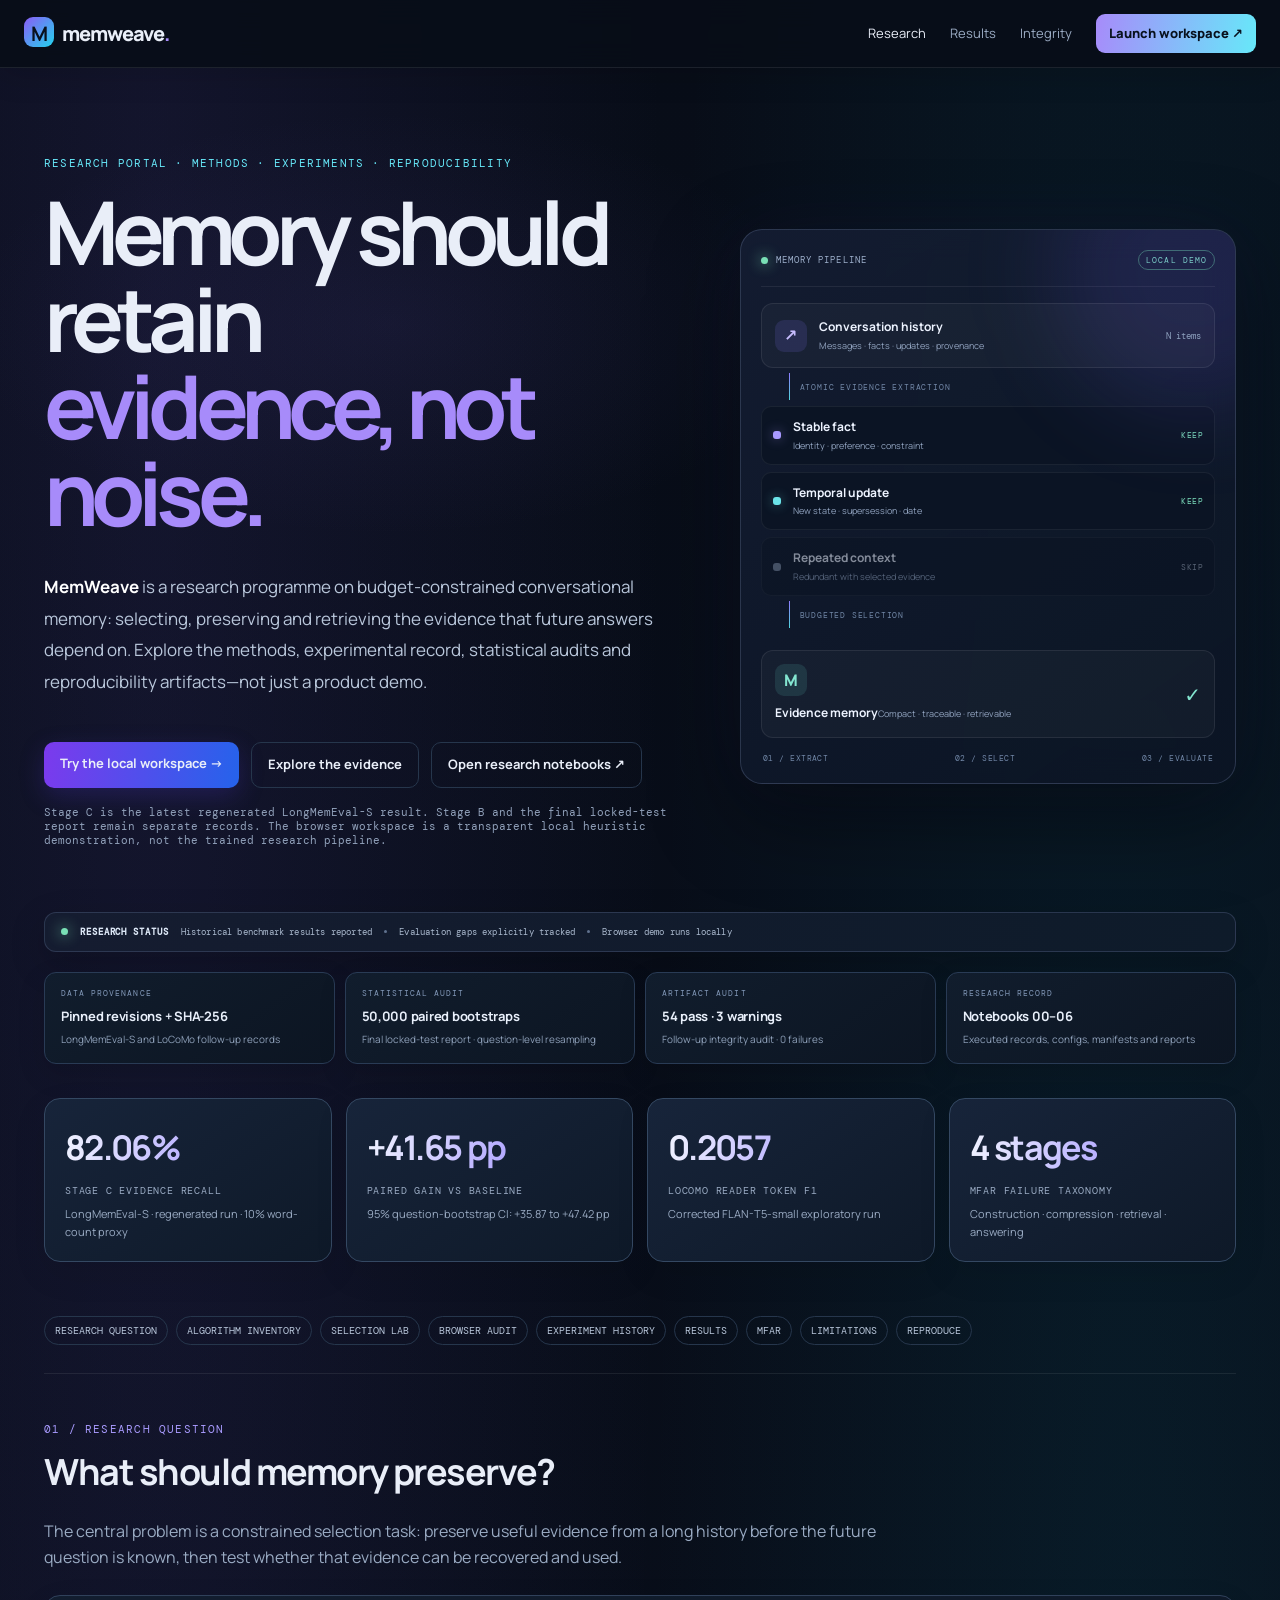
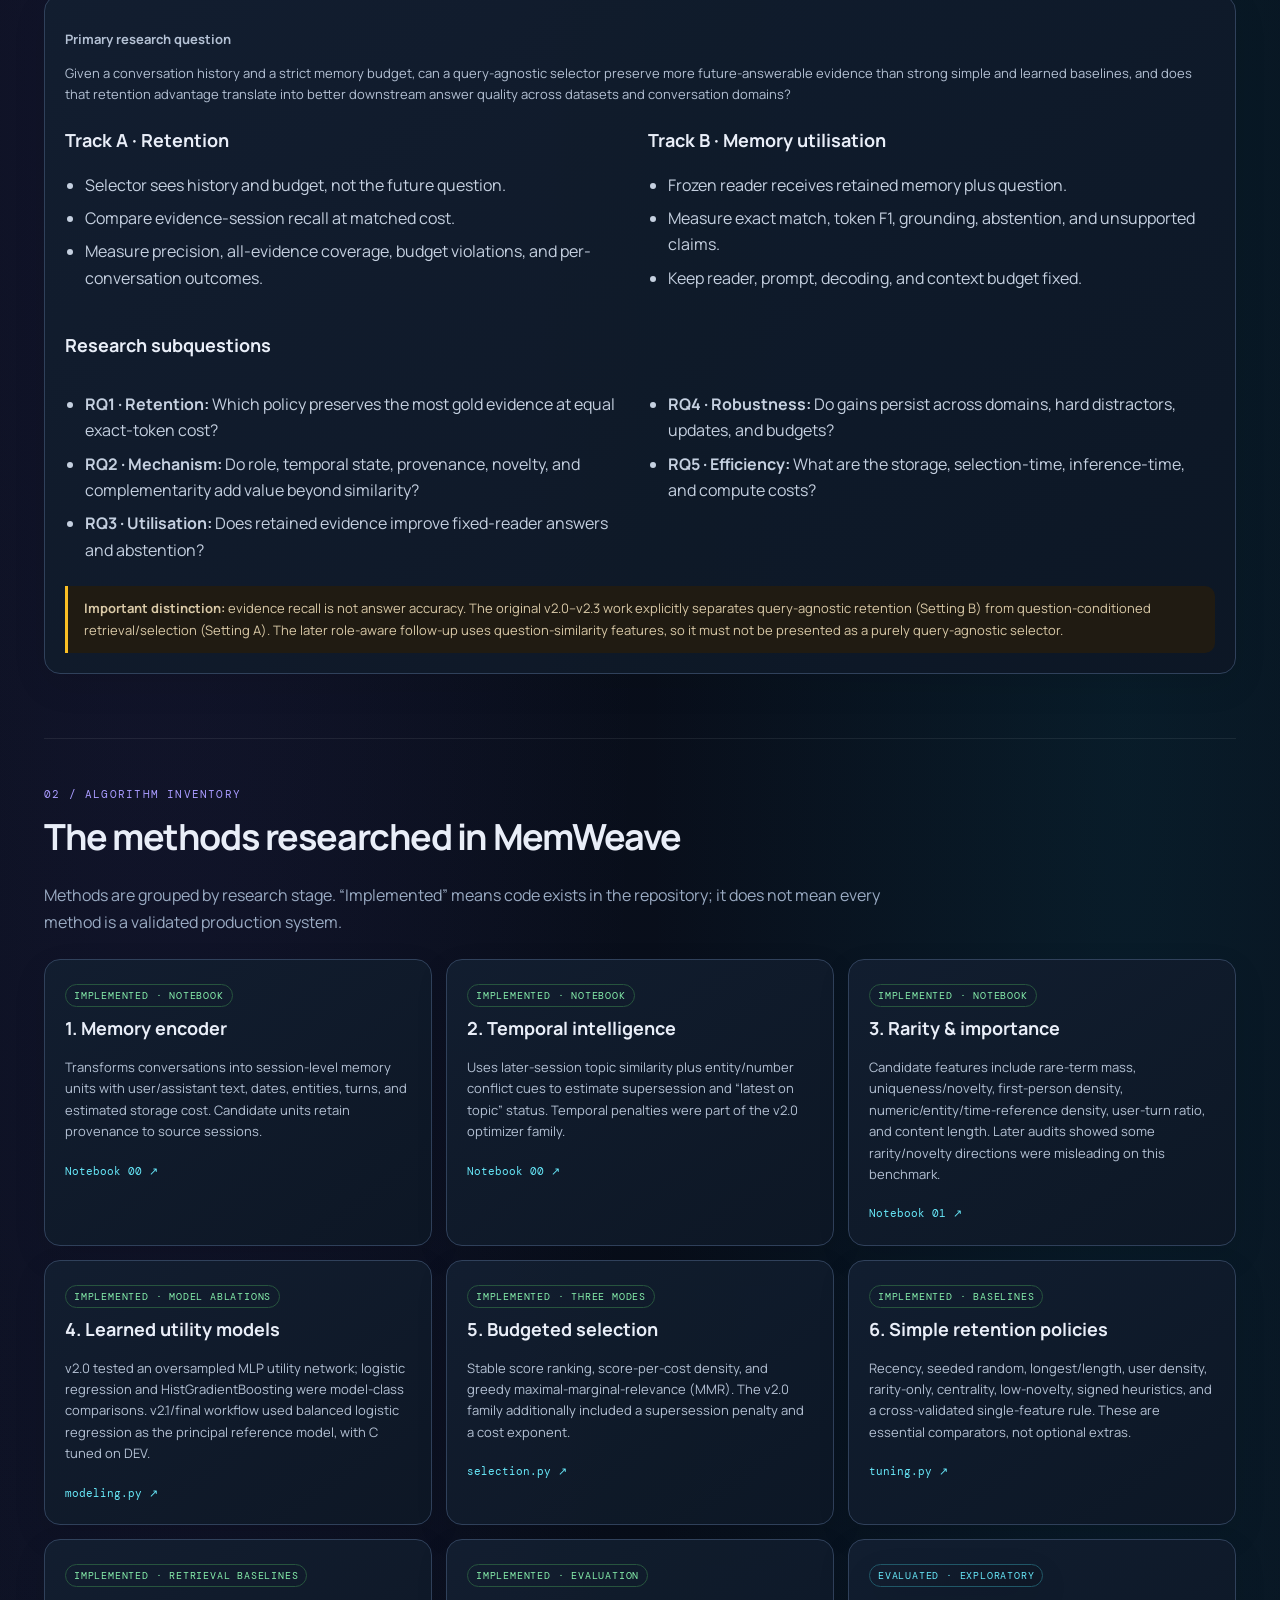
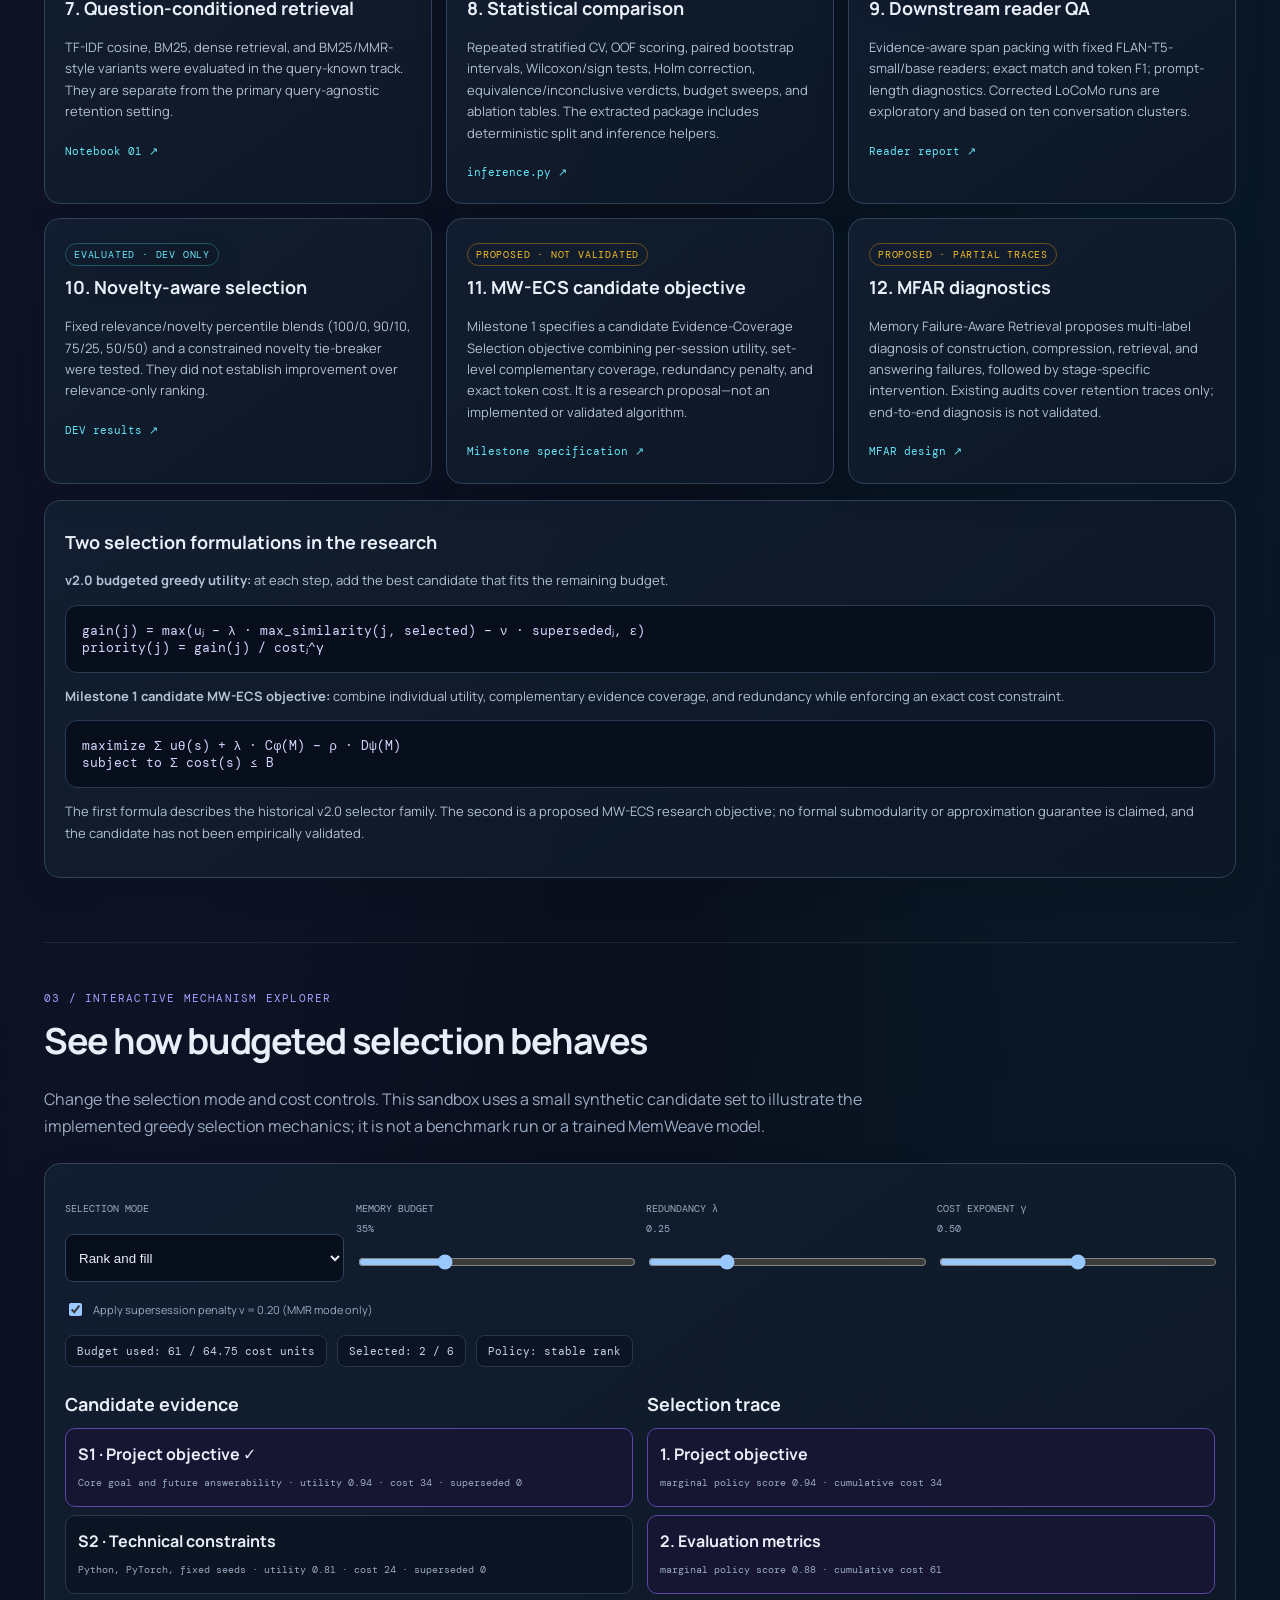
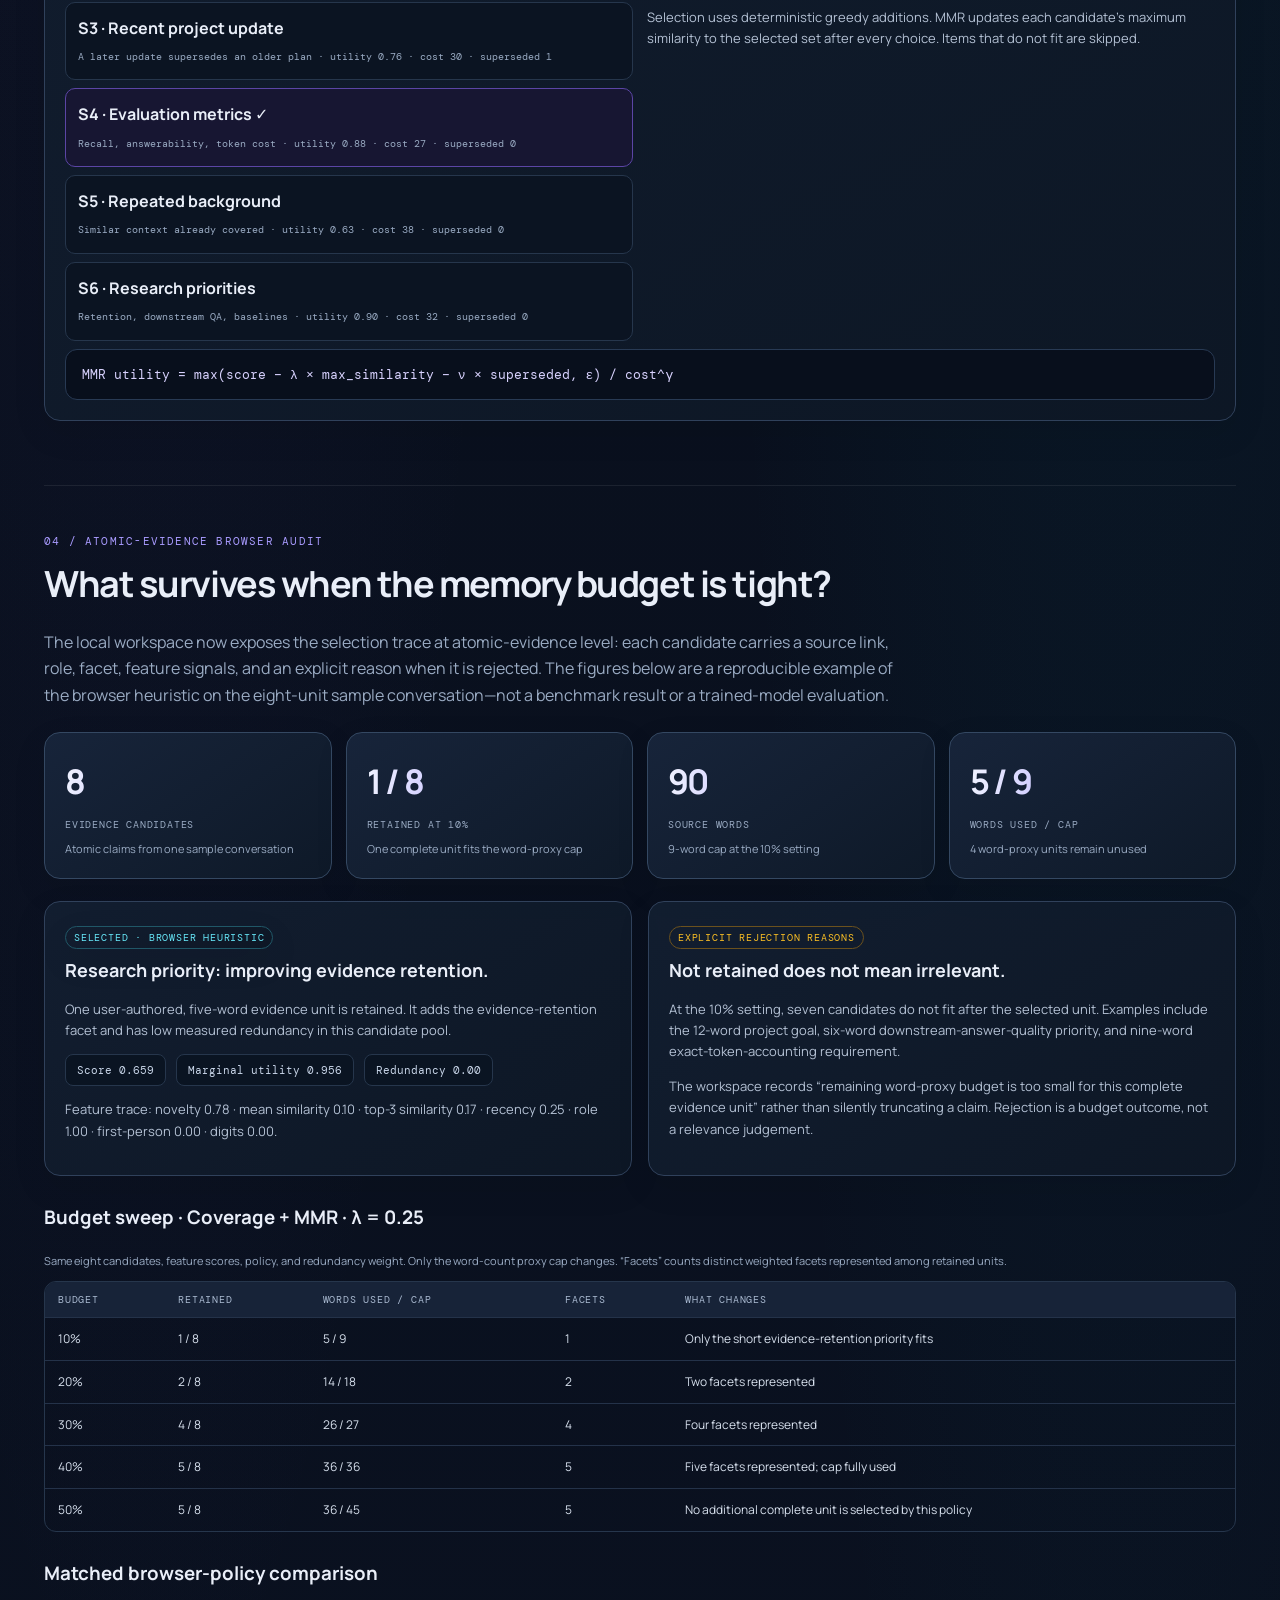
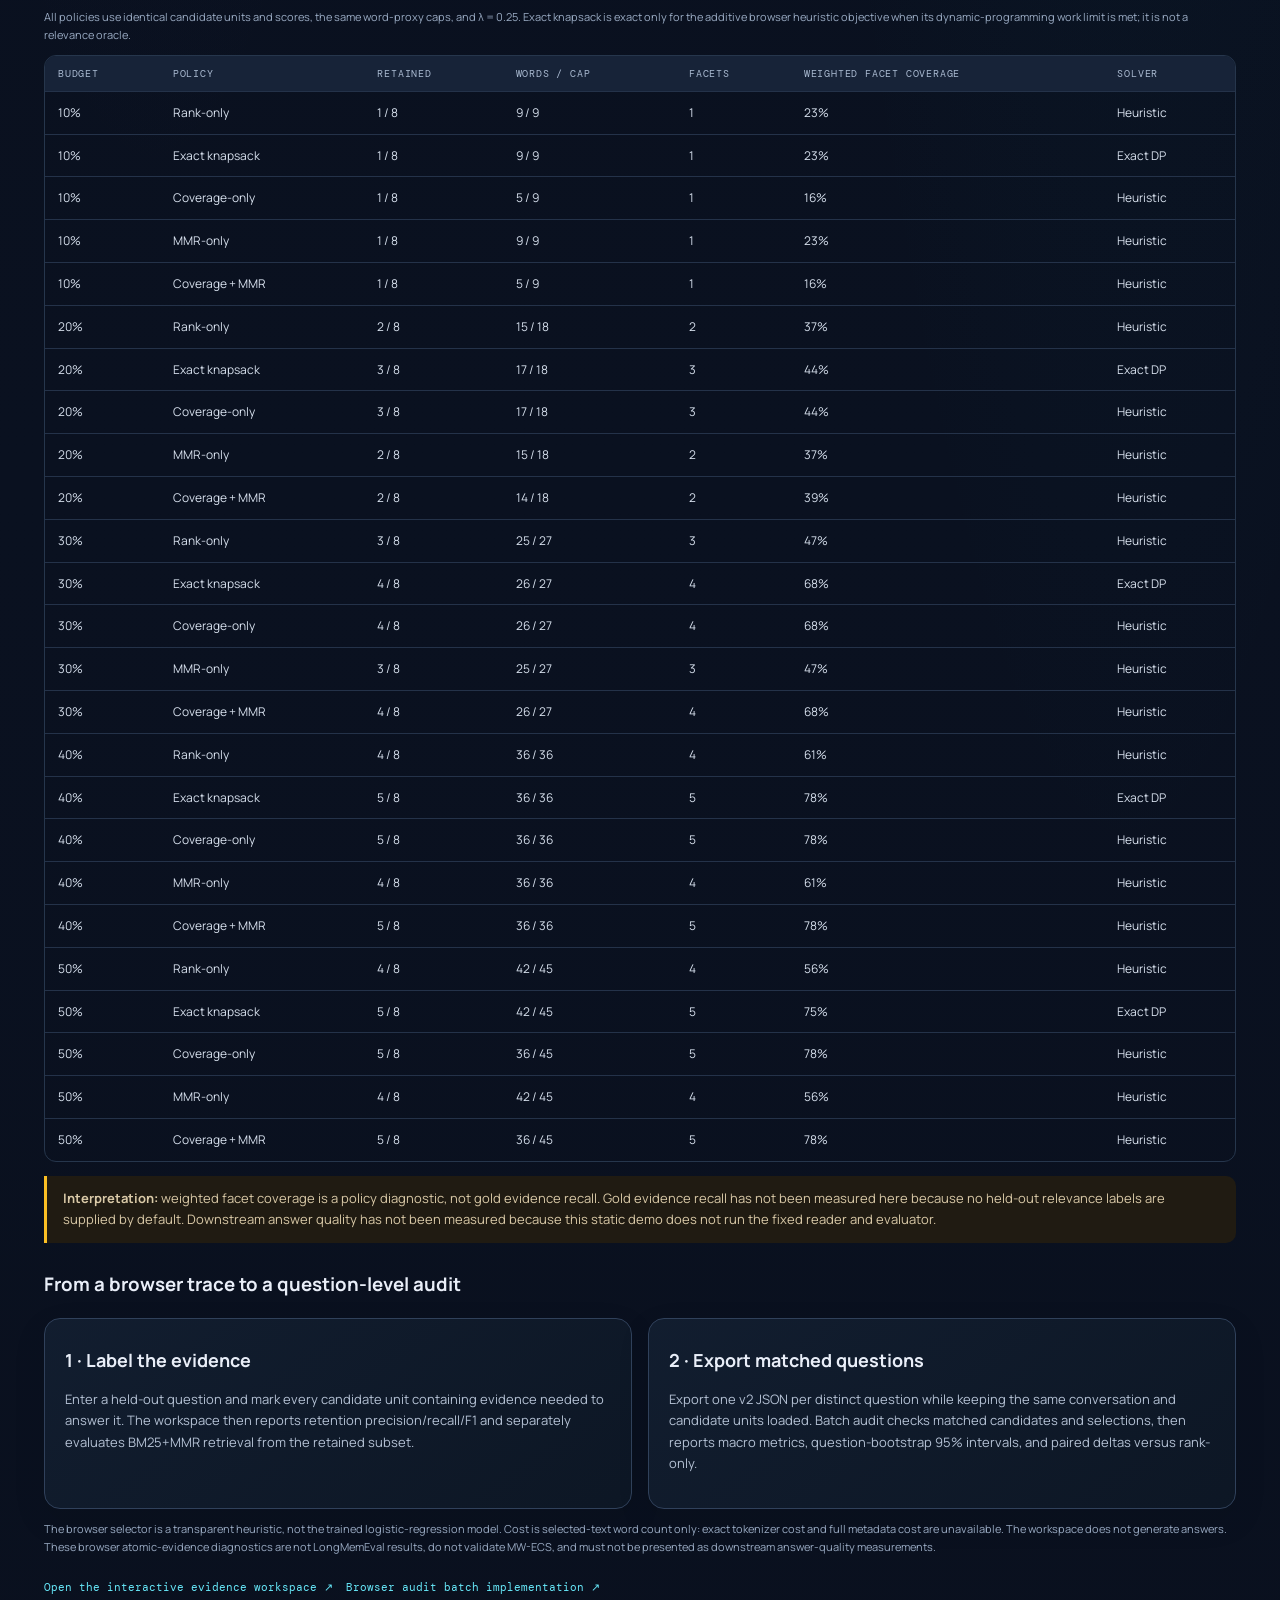
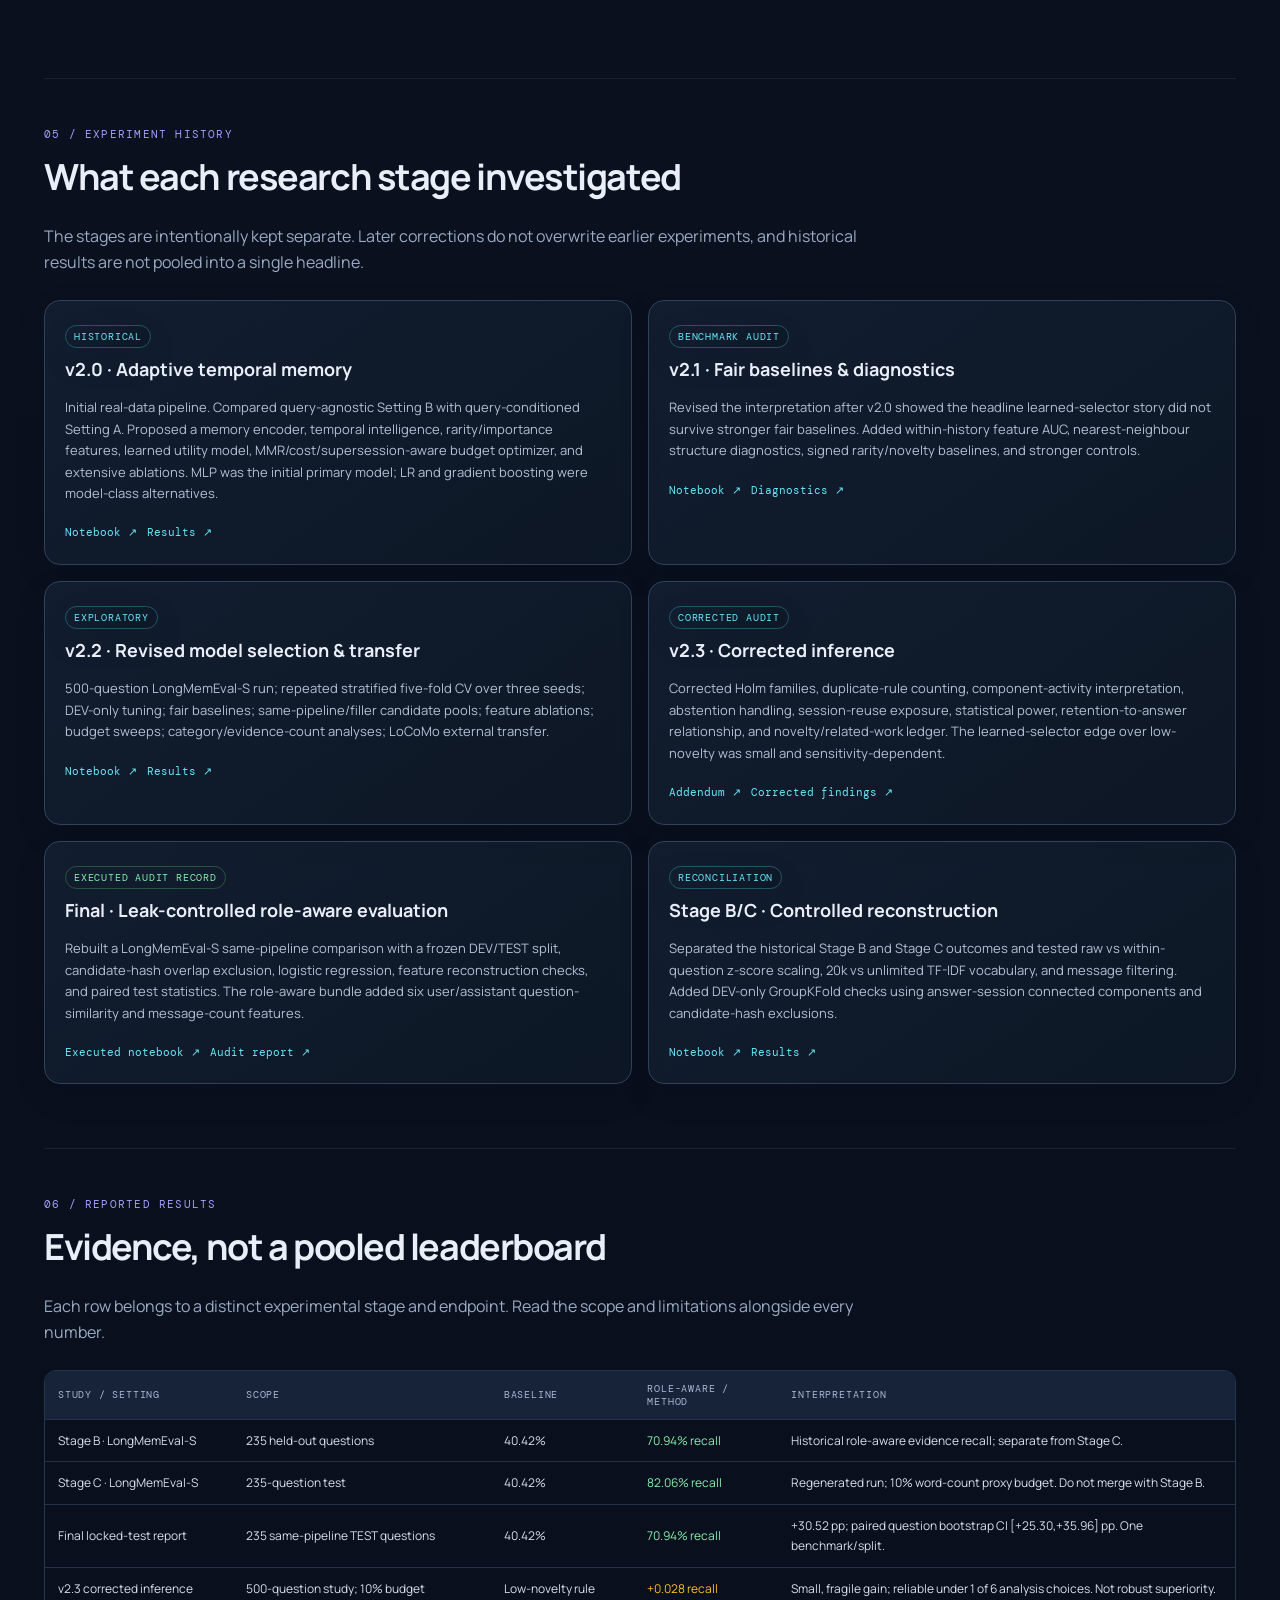
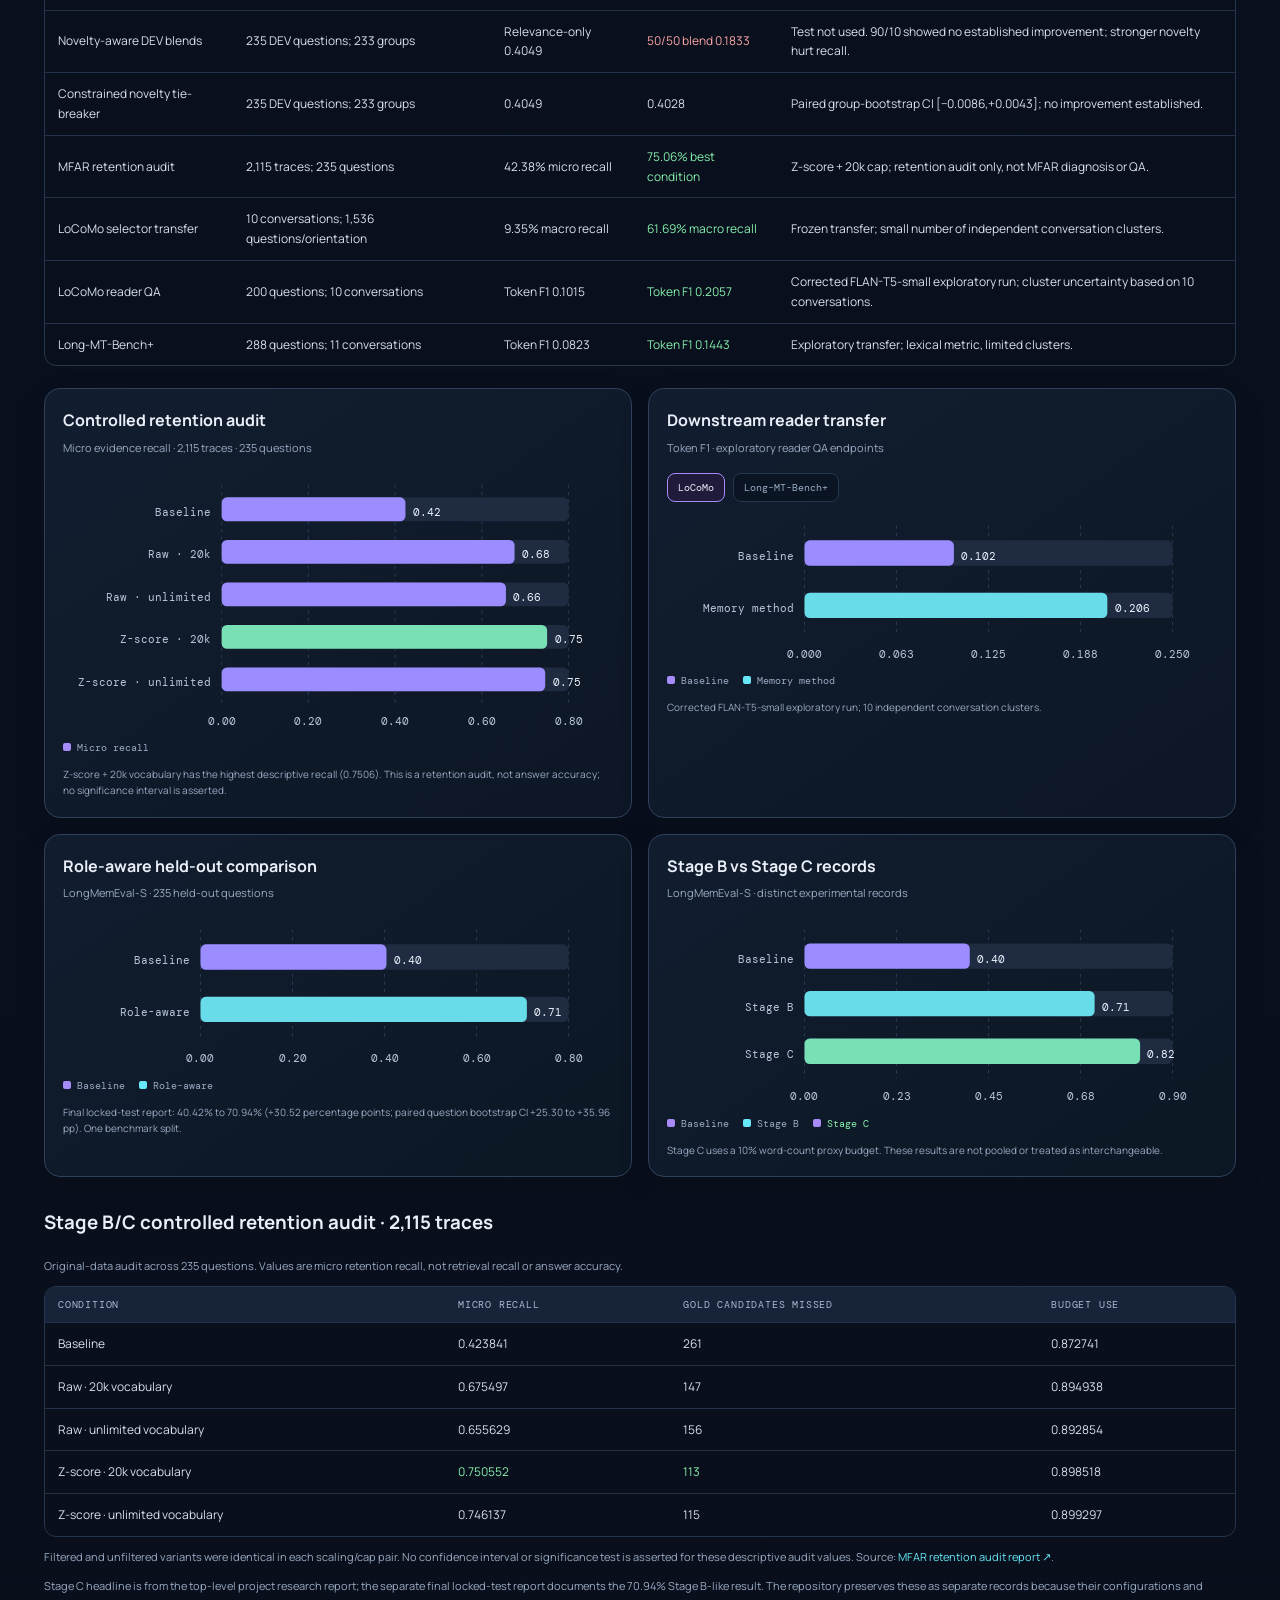
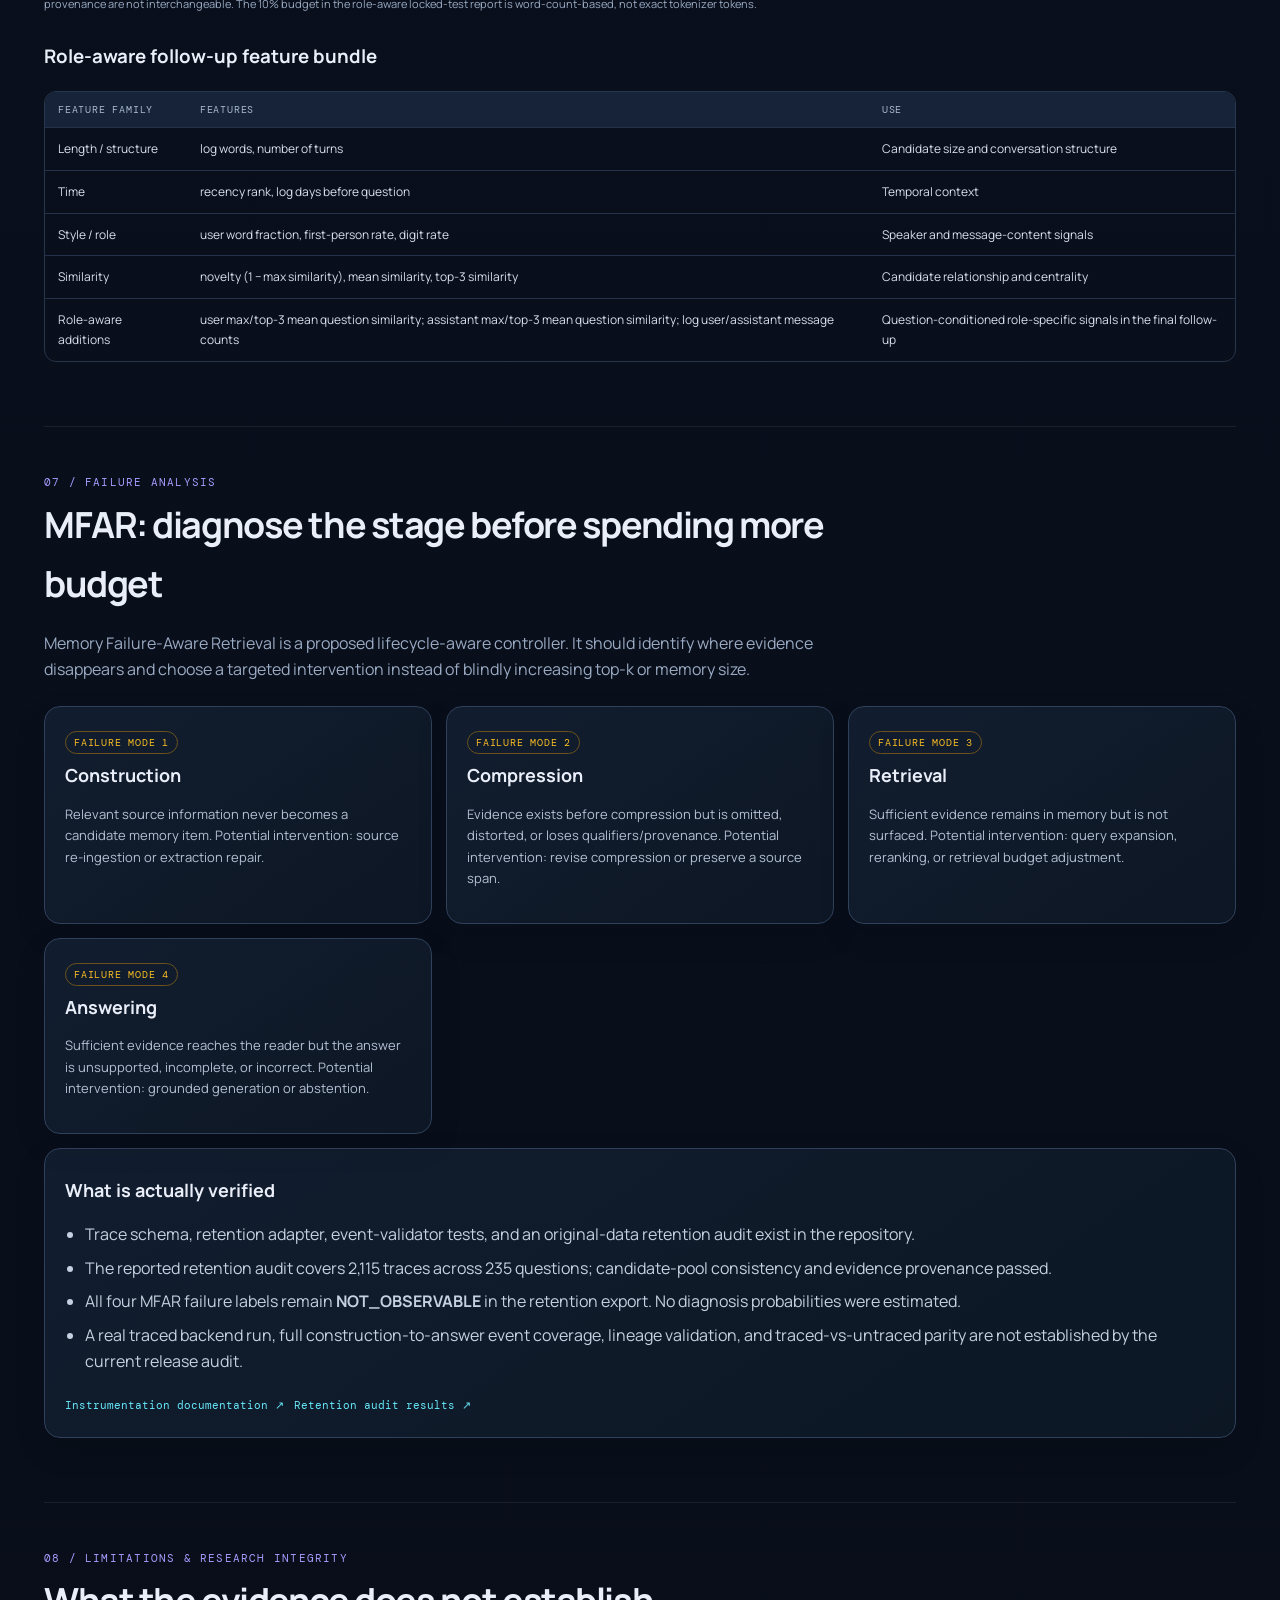
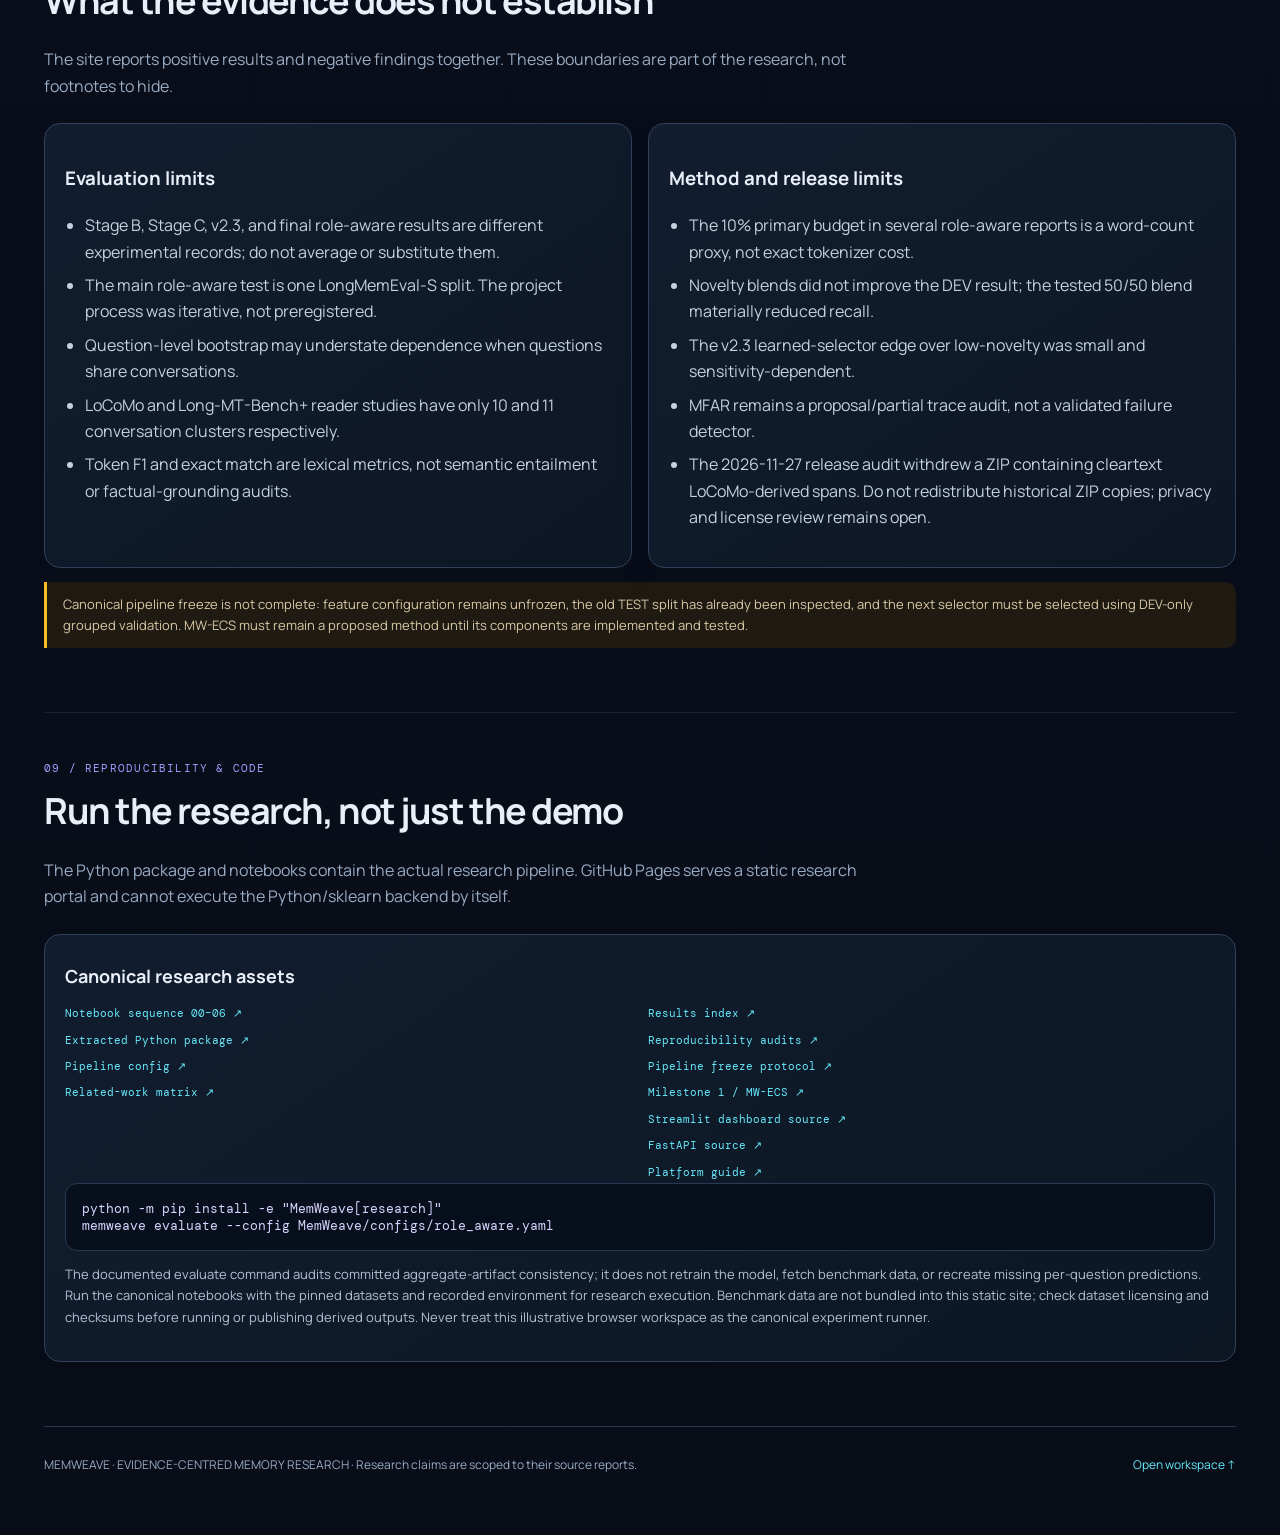
<file: index.html>
<!doctype html>
<html lang="en">
<head>
<meta charset="utf-8"><meta name="viewport" content="width=device-width,initial-scale=1">
<meta name="theme-color" content="#080d18">
<meta name="description" content="MemWeave: an evidence-centred conversational memory research programme. Explore controlled LongMemEval results, cross-dataset transfer, reader QA, statistical audits and reproducibility artifacts.">
<meta property="og:locale" content="en_US"><meta name="keywords" content="conversational memory, evidence retention, LongMemEval, LoCoMo, memory selection, research">
<meta name="twitter:title" content="MemWeave — Evidence-centred conversational memory"><meta name="twitter:description" content="Research on retaining future-useful conversational evidence under constrained memory budgets.">
<meta property="og:type" content="website">
<meta property="og:title" content="MemWeave — Evidence-centred conversational memory">
<meta property="og:description" content="Research on retaining future-useful conversational evidence under constrained memory budgets.">
<meta name="color-scheme" content="dark"><meta name="author" content="MemWeave research project"><meta property="og:image" content="https://tishaaaaaaaaa5-sketch.github.io/memweavee/og-cover.svg"><meta name="twitter:card" content="summary_large_image">
<title>MemWeave — Evidence-centred conversational memory</title><link rel="icon" type="image/svg+xml" href="./favicon.svg">
<link rel="preconnect" href="https://fonts.googleapis.com"><link rel="preconnect" href="https://fonts.gstatic.com" crossorigin>
<link href="https://fonts.googleapis.com/css2?family=DM+Mono:wght@400;500&family=Manrope:wght@400;500;600;700;800&display=swap" rel="stylesheet">
<style>
:root{--bg:#080d18;--panel:#101827;--panel2:#141f31;--line:#26364c;--text:#e9eef8;--muted:#9aabc3;--purple:#a78bfa;--cyan:#67e8f9;--green:#86efac;--amber:#fbbf24;--red:#fca5a5;--mono:"DM Mono",monospace;--sans:Manrope,system-ui,sans-serif}
*{box-sizing:border-box}html{scroll-behavior:smooth}body{margin:0;background:radial-gradient(ellipse at 75% -10%,#22204b 0,transparent 38%),var(--bg);color:var(--text);font-family:var(--sans);line-height:1.65}
a{color:var(--cyan);text-decoration:none}a:hover{text-decoration:underline}.top{height:68px;border-bottom:1px solid var(--line);display:flex;align-items:center;justify-content:space-between;padding:0 max(24px,calc((100vw - 1240px)/2));position:sticky;top:0;background:#080d18ed;backdrop-filter:blur(14px);z-index:5}.brand{color:var(--text);font-weight:800;letter-spacing:-.04em;font-size:20px}.brand b{display:inline-grid;place-items:center;width:30px;height:30px;border-radius:9px;background:linear-gradient(135deg,#8b5cf6,#22d3ee);color:#09111d;margin-right:8px}.brand span{color:var(--purple)}nav{display:flex;gap:24px;align-items:center;font-size:13px;color:var(--muted)}nav a{color:var(--muted)}nav a.active{color:var(--text)}nav .nav-cta{color:#08111e;background:linear-gradient(100deg,#a78bfa,#67e8f9);padding:9px 13px;border-radius:9px;font-weight:800}.hero-note{font:11px var(--mono)!important;color:#91a1ba!important;margin-top:17px!important;max-width:720px!important}.hero{max-width:1000px}.hero p{max-width:820px}.hero-actions .btn{transition:transform .18s ease,border-color .18s ease}.hero-actions .btn:hover{transform:translateY(-2px);text-decoration:none;border-color:#7c8ba8}.hero-actions .btn.primary:hover{filter:brightness(1.08)}.wrap{max-width:1240px;margin:auto;padding:0 24px}.hero{padding:76px 0 52px;max-width:920px}.eyebrow,.kicker,.tag{font:11px var(--mono);letter-spacing:.11em;text-transform:uppercase;color:var(--cyan)}h1{font-size:clamp(38px,6vw,66px);letter-spacing:-.065em;line-height:1.04;margin:16px 0 22px}.hero p{font-size:18px;color:#b8c5d8;max-width:790px}.hero strong{color:#fff}.hero-actions{display:flex;gap:12px;flex-wrap:wrap;margin-top:28px}.btn{border:1px solid var(--line);border-radius:10px;padding:11px 16px;color:var(--text);font-weight:700;font-size:13px;display:inline-block}.btn.primary{background:linear-gradient(100deg,#7c3aed,#2563eb);border:0}.grid{display:grid;grid-template-columns:repeat(4,1fr);gap:14px;margin:24px 0 54px}.stat,.panel,.method,.result,.audit{background:linear-gradient(145deg,#121d2e,#0e1725);border:1px solid var(--line);border-radius:16px;padding:20px}.stat strong{display:block;font-size:30px;letter-spacing:-.05em}.stat span{font:10px var(--mono);color:var(--muted);letter-spacing:.08em;text-transform:uppercase}.stat small{display:block;color:var(--muted);font-size:11px;margin-top:4px}.section{padding:36px 0 54px;border-top:1px solid #1d2a3d;scroll-margin-top:85px}.section-head{max-width:780px;margin-bottom:24px}.section h2{font-size:30px;letter-spacing:-.04em;margin:6px 0 8px}.section-head p,.muted{color:var(--muted)}.two{display:grid;grid-template-columns:1fr 1fr;gap:16px}.three{display:grid;grid-template-columns:repeat(3,1fr);gap:14px}.method h3,.panel h3{margin:7px 0;font-size:18px}.method p,.panel p{color:#b4c1d4;font-size:13px}.status{display:inline-block;font:10px var(--mono);letter-spacing:.08em;text-transform:uppercase;border-radius:99px;padding:4px 8px;border:1px solid var(--line);color:var(--muted)}.status.done{color:var(--green);border-color:#27543e}.status.proposed{color:var(--amber);border-color:#6b511d}.status.audit{color:var(--cyan);border-color:#205767}.list{padding-left:20px;color:#c5d0e0}.list li{margin:7px 0}.formula{padding:16px;background:#080f1c;border:1px solid #283a54;border-radius:12px;font:13px var(--mono);color:#d8d2fe;overflow-x:auto}.table-wrap{overflow:auto;border:1px solid var(--line);border-radius:12px}table{width:100%;border-collapse:collapse;min-width:640px;font-size:12px}th,td{padding:11px 13px;text-align:left;border-bottom:1px solid #243249}th{background:#172338;color:#a9b9d0;font:10px var(--mono);text-transform:uppercase;letter-spacing:.08em}td{color:#d7e0ed}tr:last-child td{border-bottom:0}.good{color:var(--green)}.warn{color:var(--amber)}.bad{color:var(--red)}.small{font-size:11px;color:var(--muted)}.code-link{font:11px var(--mono);display:inline-block;margin:4px 10px 4px 0}.sim-controls{display:grid;grid-template-columns:repeat(4,1fr);gap:12px;margin:18px 0}.sim-controls label{font:10px var(--mono);color:var(--muted);display:grid;gap:7px}.sim-controls select,.sim-controls input{width:100%;background:#080f1c;color:var(--text);border:1px solid #31425b;border-radius:8px;padding:9px}.sim-results{display:grid;grid-template-columns:1fr 1fr;gap:14px}.candidate{padding:12px;border:1px solid var(--line);border-radius:10px;margin:8px 0;background:#0b1422}.candidate strong{display:block}.candidate small{color:var(--muted);font:10px var(--mono)}.candidate.selected{border-color:#5b45a5;background:#171632}.meter{height:7px;background:#26354b;border-radius:10px;overflow:hidden}.meter i{display:block;height:100%;background:linear-gradient(90deg,#8b5cf6,#22d3ee)}.foot{padding:28px 0 60px;border-top:1px solid var(--line);color:var(--muted);font-size:12px}.navchips{display:flex;flex-wrap:wrap;gap:8px;margin:10px 0 28px}.navchips a{font:10px var(--mono);padding:7px 10px;border:1px solid var(--line);border-radius:99px;color:#b8c6da}.callout{border-left:3px solid var(--amber);padding:12px 16px;background:#201b12;border-radius:0 10px 10px 0;color:#d9c9a7;font-size:13px}.metricline{display:flex;gap:10px;flex-wrap:wrap}.metricline span{background:#0a1422;border:1px solid var(--line);padding:8px 11px;border-radius:8px;font:11px var(--mono);color:#c8d5e8}
@media(max-width:900px){.grid{grid-template-columns:repeat(2,1fr)}.three{grid-template-columns:1fr 1fr}.two{grid-template-columns:1fr}.sim-controls{grid-template-columns:1fr 1fr}}@media(max-width:600px){.top{padding:0 14px}.top nav{gap:10px;font-size:11px}.wrap{padding:0 16px}.hero{padding-top:48px}.grid,.three,.sim-results,.sim-controls{grid-template-columns:1fr}.stat strong{font-size:25px}}
.results-visuals{display:grid;grid-template-columns:repeat(2,minmax(0,1fr));gap:16px;margin:22px 0 30px}.viz-card{background:linear-gradient(145deg,#121d2e,#0e1725);border:1px solid var(--line);border-radius:16px;padding:18px;min-width:0}.viz-card h3{margin:0 0 5px;font-size:16px}.viz-card .viz-sub{font-size:11px;color:var(--muted);margin:0 0 16px}.viz-card svg{width:100%;height:auto;display:block;overflow:visible}.viz-card .viz-note{font-size:10px;color:var(--muted);margin:12px 0 0}.viz-legend{display:flex;gap:14px;flex-wrap:wrap;font:10px var(--mono);color:var(--muted);margin-top:10px}.viz-legend span:before{content:"";display:inline-block;width:8px;height:8px;border-radius:2px;background:var(--purple);margin-right:6px}.viz-legend span.alt:before{background:var(--cyan)}.viz-controls{display:flex;gap:8px;flex-wrap:wrap;margin:12px 0}.viz-controls button{background:#0a1422;border:1px solid var(--line);color:var(--muted);border-radius:8px;padding:7px 10px;font:10px var(--mono);cursor:pointer}.viz-controls button[aria-pressed="true"]{color:var(--text);border-color:var(--purple);background:#201b3a}.viz-caption{display:flex;justify-content:space-between;gap:10px;font:10px var(--mono);color:var(--muted);margin-top:10px}.viz-bar-label{font:10px var(--mono);fill:#b9c7dc}.viz-value{font:10px var(--mono);fill:#eef3ff}.viz-gridline{stroke:#293951;stroke-width:1;stroke-dasharray:3 4}.viz-bar-a{fill:#9b8cff}.viz-bar-b{fill:#68dce9}.viz-bar-c{fill:#79dfb5}.skip-link{position:absolute;left:12px;top:-60px;z-index:20;padding:10px 14px;background:#fff;color:#111;border-radius:8px;font-weight:800}.skip-link:focus{top:10px}a:focus-visible,button:focus-visible,input:focus-visible,select:focus-visible{outline:3px solid var(--cyan);outline-offset:3px}@media(prefers-reduced-motion:reduce){html{scroll-behavior:auto}*,*:before,*:after{scroll-behavior:auto!important;transition:none!important;animation:none!important}}@media(max-width:760px){.results-visuals{grid-template-columns:1fr}.viz-card{padding:14px}}@media(max-width:600px){.top{height:auto;min-height:68px;padding:10px 14px;gap:8px;flex-wrap:wrap}.top nav{gap:8px;flex-wrap:wrap;justify-content:flex-end}.top nav a{font-size:10px}.top nav .nav-cta{padding:7px 9px}}
/* Editorial research portal refinement */
.hero{max-width:1240px;display:grid;grid-template-columns:minmax(0,1.12fr) minmax(360px,.88fr);align-items:center;column-gap:clamp(30px,5vw,72px);padding-top:82px;padding-bottom:54px;max-width:1240px}
.hero>.eyebrow,.hero>h1,.hero>p:not(.hero-note),.hero>.hero-actions,.hero>.hero-note{grid-column:1}
.hero h1{font-size:clamp(44px,5.2vw,72px);max-width:720px;margin:18px 0 18px}
.hero>p:not(.hero-note){font-size:17px;max-width:650px;line-height:1.8}
.hero-visual{grid-column:2;grid-row:1 / span 6;align-self:center;position:relative;padding:20px;border:1px solid #39466b;border-radius:22px;background:linear-gradient(150deg,#171d36f5,#0c1728f5 72%);box-shadow:0 30px 90px #0008,inset 0 1px #ffffff14;overflow:hidden}
.hero-visual:before{content:"";position:absolute;width:280px;height:280px;border-radius:50%;background:#7967ff24;filter:blur(45px);right:-100px;top:-100px;pointer-events:none}
.visual-top,.visual-source,.visual-output,.visual-foot,.evidence-row{display:flex;align-items:center;justify-content:space-between;gap:12px}
.visual-top{font:9px var(--mono);letter-spacing:.12em;color:#9eb0cc;padding-bottom:16px;border-bottom:1px solid #ffffff12}
.visual-top>span:first-child{display:flex;align-items:center;gap:8px}.visual-top i,.ribbon-dot{width:7px;height:7px;border-radius:50%;background:#79dfb5;box-shadow:0 0 14px #79dfb5;display:inline-block}
.visual-live{color:#7de0c1;border:1px solid #376e60;padding:4px 7px;border-radius:20px;font-size:8px}
.visual-source,.visual-output{position:relative;z-index:1;background:#ffffff08;border:1px solid #ffffff15;border-radius:12px;padding:13px;margin-top:16px}
.visual-source>div,.visual-output>div{flex:1;display:grid;gap:2px}.visual-source b,.visual-output b,.evidence-row b{font-size:12px;color:#edf3ff}.visual-source small,.visual-output small,.evidence-row small{font-size:9px;color:#91a3bf}.node-icon,.output-icon{display:grid;place-items:center;width:32px;height:32px;border-radius:9px;background:#8878ff24;color:#c8bdff;font-weight:800}.node-count{font:9px var(--mono);color:#8ea2bf}
.flow-line{height:38px;display:flex;align-items:center;gap:10px;padding-left:28px}.flow-line span{height:27px;width:1px;background:linear-gradient(#8e7bff,#51d5dc)}.flow-line small{font:8px var(--mono);letter-spacing:.1em;color:#7187a7}
.visual-evidence{display:grid;gap:7px}.evidence-row{justify-content:flex-start;background:#0b1424;border:1px solid #ffffff10;padding:10px 11px;border-radius:10px}.evidence-row>div{flex:1;display:grid;gap:2px}.evidence-row em{font:8px var(--mono);font-style:normal;color:#7ee0bf;letter-spacing:.06em}.evidence-row.faded{opacity:.52}.evidence-row.faded em{color:#9ba8ba}.evidence-dot{width:8px;height:8px;border-radius:3px}.evidence-dot.violet{background:#a99aff;box-shadow:0 0 12px #a99aff70}.evidence-dot.cyan{background:#6be4e9;box-shadow:0 0 12px #6be4e970}.evidence-dot.grey{background:#75839a}
.output-icon{background:#6adfcf20;color:#83e6d0}.output-check{color:#83e6d0;font-size:20px}.visual-foot{font:8px var(--mono);letter-spacing:.06em;color:#7187a7;padding:15px 2px 0}
.research-ribbon{display:flex;align-items:center;gap:12px;flex-wrap:wrap;padding:13px 16px;margin:0 0 34px;border:1px solid #293950;border-radius:12px;background:#0d1725;color:#aab9ce;font:9px var(--mono);letter-spacing:.02em}.research-ribbon b{color:#dce7f6;font-size:9px;letter-spacing:.1em}.research-ribbon i{height:3px;width:3px;border-radius:50%;background:#60728e}
.top{max-width:none;padding-left:max(24px,calc((100vw - 1240px)/2));padding-right:max(24px,calc((100vw - 1240px)/2))}
.nav-cta{white-space:nowrap}
.section{padding-top:48px;padding-bottom:64px}
.section-head{max-width:850px}
.section h2{font-size:clamp(27px,3vw,36px)}
.stat,.panel,.method,.result,.audit,.viz-card{box-shadow:0 12px 34px #00000016}
.stat{transition:transform .2s ease,border-color .2s ease}.stat:hover{transform:translateY(-3px);border-color:#53658a}
.btn{transition:transform .18s ease,border-color .18s ease,filter .18s ease}.btn:hover{transform:translateY(-2px);text-decoration:none;border-color:#647a9e}
.btn.primary{box-shadow:0 8px 24px #4934bd45}
:target{scroll-margin-top:90px}
@media(max-width:900px){.hero{grid-template-columns:1fr;max-width:760px;padding-top:58px}.hero>.eyebrow,.hero>h1,.hero>p:not(.hero-note),.hero>.hero-actions,.hero>.hero-note,.hero-visual{grid-column:1;grid-row:auto}.hero-visual{margin-top:30px;max-width:620px}.research-ribbon{margin-top:0}}
@media(max-width:600px){.hero{padding:42px 0 34px}.hero h1{font-size:clamp(40px,12vw,56px)}.hero>p:not(.hero-note){font-size:15px}.hero-visual{padding:14px;border-radius:16px}.research-ribbon{font-size:8px;gap:8px}.top{padding:0 14px}.top nav{gap:10px}.top nav a{font-size:10px}}

/* Research-portal showcase refinement */
body{background:radial-gradient(ellipse at 12% 2%,#5643a526,transparent 32%),radial-gradient(ellipse at 88% 15%,#087f9220,transparent 30%),linear-gradient(180deg,#080d18 0%,#0a1120 48%,#080d18 100%)}
.top{border-bottom-color:#ffffff16;box-shadow:0 8px 30px #0002}.brand{letter-spacing:-.055em}
.hero{position:relative;padding-top:88px}.hero:before{content:"";position:absolute;z-index:-1;left:-8vw;top:36px;width:min(70vw,900px);height:440px;background:radial-gradient(ellipse,#6152b21b,transparent 68%);pointer-events:none}
.hero h1{max-width:850px;font-size:clamp(48px,7.4vw,88px);letter-spacing:-.078em;line-height:.99}
.hero>p:not(.hero-note){max-width:690px;font-size:17px;line-height:1.85;color:#b9c7db}
.hero-visual{border-color:#52618170;background:linear-gradient(145deg,#141d32f2,#0b1524f5);box-shadow:0 30px 90px #0007,0 0 80px #7162df12;backdrop-filter:blur(16px)}
.research-ribbon{border-color:#46557580;background:linear-gradient(100deg,#151c30,#0e1b2a);box-shadow:0 12px 36px #0003}
.proof-strip{display:grid;grid-template-columns:repeat(4,minmax(0,1fr));gap:10px;margin:-14px 0 34px}
.proof-strip>div{min-width:0;padding:15px 16px;border:1px solid #293b55;border-radius:12px;background:linear-gradient(145deg,#111d2d,#0c1522);box-shadow:0 10px 28px #0002}
.proof-label{display:block;font:8px var(--mono);letter-spacing:.13em;color:#8298b8;margin-bottom:8px}
.proof-strip strong{display:block;font-size:13px;letter-spacing:-.02em;color:#e8effa}
.proof-strip small{display:block;font-size:10px;line-height:1.55;color:#8fa1ba;margin-top:5px}
.stat{background:linear-gradient(145deg,#17243a,#0e1928);border-color:#344862}
.stat strong{font-size:clamp(25px,3vw,34px);background:linear-gradient(100deg,#f0f3ff,#a99cff 68%,#6bdde8);background-clip:text;color:transparent}
.section{border-top-color:#ffffff13}.section-head .kicker{color:#a99bff}
.method,.panel,.audit,.viz-card{border-color:#30415b;background:linear-gradient(145deg,#121e30f2,#0d1725f2)}
.method:hover,.viz-card:hover{border-color:#5b6c91;transform:translateY(-2px);transition:transform .2s ease,border-color .2s ease}
table tbody tr:hover td{background:#ffffff06}
a:focus-visible,button:focus-visible,input:focus-visible,select:focus-visible{outline:2px solid #8be5ef;outline-offset:3px}
@media(max-width:900px){.proof-strip{grid-template-columns:repeat(2,minmax(0,1fr))}.hero{padding-top:58px}}
@media(max-width:600px){.hero h1{font-size:clamp(42px,12vw,60px)}.hero>p:not(.hero-note){font-size:14px}.proof-strip{grid-template-columns:1fr 1fr;gap:7px}.proof-strip>div{padding:12px}.proof-strip strong{font-size:11px}.proof-strip small{font-size:9px}}
@media(prefers-reduced-motion:reduce){html{scroll-behavior:auto}*,*:before,*:after{transition:none!important;animation:none!important}}

</style>
</head>
<body>
<a class="skip-link" href="#main-content">Skip to main content</a>
<header class="top"><a class="brand" href="./" aria-label="MemWeave home"><b>M</b>memweave<span>.</span></a><nav><a class="active" href="#question">Research</a><a href="#results">Results</a><a href="#limits">Integrity</a><a class="nav-cta" href="./workspace.html">Launch workspace ↗</a></nav></header>
<main class="wrap" id="main-content">
<section class="hero">
<div class="eyebrow">RESEARCH PORTAL · METHODS · EXPERIMENTS · REPRODUCIBILITY</div>
<h1>Memory should retain<br><span style="color:var(--purple)">evidence, not noise.</span></h1>
<p><strong>MemWeave</strong> is a research programme on budget-constrained conversational memory: selecting, preserving and retrieving the evidence that future answers depend on. Explore the methods, experimental record, statistical audits and reproducibility artifacts—not just a product demo.</p>
<div class="hero-actions"><a class="btn primary" href="./workspace.html">Try the local workspace →</a><a class="btn" href="#results">Explore the evidence</a><a class="btn" href="https://github.com/tishaaaaaaaaa5-sketch/memweavee/tree/main/MemWeave/notebooks" target="_blank" rel="noreferrer">Open research notebooks ↗</a></div><p class="hero-note">Stage C is the latest regenerated LongMemEval-S result. Stage B and the final locked-test report remain separate records. The browser workspace is a transparent local heuristic demonstration, not the trained research pipeline.</p>
<div class="hero-visual" aria-label="Illustration of the MemWeave evidence pipeline">
 <div class="visual-top"><span><i></i> MEMORY PIPELINE</span><span class="visual-live">LOCAL DEMO</span></div>
 <div class="visual-source"><span class="node-icon">↗</span><div><b>Conversation history</b><small>Messages · facts · updates · provenance</small></div><span class="node-count">N items</span></div>
 <div class="flow-line"><span></span><small>ATOMIC EVIDENCE EXTRACTION</small></div>
 <div class="visual-evidence">
  <div class="evidence-row"><span class="evidence-dot violet"></span><div><b>Stable fact</b><small>Identity · preference · constraint</small></div><em>KEEP</em></div>
  <div class="evidence-row"><span class="evidence-dot cyan"></span><div><b>Temporal update</b><small>New state · supersession · date</small></div><em>KEEP</em></div>
  <div class="evidence-row faded"><span class="evidence-dot grey"></span><div><b>Repeated context</b><small>Redundant with selected evidence</small></div><em>SKIP</em></div>
 </div>
 <div class="flow-line"><span></span><small>BUDGETED SELECTION</small></div>
 <div class="visual-output"><div><span class="output-icon">M</span><div><b>Evidence memory</b><small>Compact · traceable · retrievable</small></div></div><span class="output-check">✓</span></div>
 <div class="visual-foot"><span>01 / EXTRACT</span><span>02 / SELECT</span><span>03 / EVALUATE</span></div>
</div>
</section>
<div class="research-ribbon"><span class="ribbon-dot"></span><b>RESEARCH STATUS</b><span>Historical benchmark results reported</span><i></i><span>Evaluation gaps explicitly tracked</span><i></i><span>Browser demo runs locally</span></div>
<div class="proof-strip" aria-label="Research provenance summary">
 <div><span class="proof-label">DATA PROVENANCE</span><strong>Pinned revisions + SHA-256</strong><small>LongMemEval-S and LoCoMo follow-up records</small></div>
 <div><span class="proof-label">STATISTICAL AUDIT</span><strong>50,000 paired bootstraps</strong><small>Final locked-test report · question-level resampling</small></div>
 <div><span class="proof-label">ARTIFACT AUDIT</span><strong>54 pass · 3 warnings</strong><small>Follow-up integrity audit · 0 failures</small></div>
 <div><span class="proof-label">RESEARCH RECORD</span><strong>Notebooks 00–06</strong><small>Executed records, configs, manifests and reports</small></div>
</div>
<div class="grid">
<div class="stat"><strong>82.06%</strong><span>Stage C evidence recall</span><small>LongMemEval-S · regenerated run · 10% word-count proxy</small></div>
<div class="stat"><strong>+41.65 pp</strong><span>Paired gain vs baseline</span><small>95% question-bootstrap CI: +35.87 to +47.42 pp</small></div>
<div class="stat"><strong>0.2057</strong><span>LoCoMo reader token F1</span><small>Corrected FLAN-T5-small exploratory run</small></div>
<div class="stat"><strong>4 stages</strong><span>MFAR failure taxonomy</span><small>Construction · compression · retrieval · answering</small></div>
</div>
<div class="navchips"><a href="#question">RESEARCH QUESTION</a><a href="#algorithms">ALGORITHM INVENTORY</a><a href="#simulator">SELECTION LAB</a><a href="#browser-audit">BROWSER AUDIT</a><a href="#experiments">EXPERIMENT HISTORY</a><a href="#results">RESULTS</a><a href="#mfar">MFAR</a><a href="#limits">LIMITATIONS</a><a href="#reproduce">REPRODUCE</a></div>

<section id="question" class="section">
<div class="section-head"><div class="kicker">01 / RESEARCH QUESTION</div><h2>What should memory preserve?</h2><p>The central problem is a constrained selection task: preserve useful evidence from a long history before the future question is known, then test whether that evidence can be recovered and used.</p></div>
<div class="panel"><p><strong>Primary research question</strong></p><p>Given a conversation history and a strict memory budget, can a query-agnostic selector preserve more future-answerable evidence than strong simple and learned baselines, and does that retention advantage translate into better downstream answer quality across datasets and conversation domains?</p>
<div class="two"><div><h3>Track A · Retention</h3><ul class="list"><li>Selector sees history and budget, not the future question.</li><li>Compare evidence-session recall at matched cost.</li><li>Measure precision, all-evidence coverage, budget violations, and per-conversation outcomes.</li></ul></div><div><h3>Track B · Memory utilisation</h3><ul class="list"><li>Frozen reader receives retained memory plus question.</li><li>Measure exact match, token F1, grounding, abstention, and unsupported claims.</li><li>Keep reader, prompt, decoding, and context budget fixed.</li></ul></div></div>
<h3 style="margin-top:24px">Research subquestions</h3><div class="two"><ul class="list"><li><strong>RQ1 · Retention:</strong> Which policy preserves the most gold evidence at equal exact-token cost?</li><li><strong>RQ2 · Mechanism:</strong> Do role, temporal state, provenance, novelty, and complementarity add value beyond similarity?</li><li><strong>RQ3 · Utilisation:</strong> Does retained evidence improve fixed-reader answers and abstention?</li></ul><ul class="list"><li><strong>RQ4 · Robustness:</strong> Do gains persist across domains, hard distractors, updates, and budgets?</li><li><strong>RQ5 · Efficiency:</strong> What are the storage, selection-time, inference-time, and compute costs?</li></ul></div><div class="callout"><strong>Important distinction:</strong> evidence recall is not answer accuracy. The original v2.0–v2.3 work explicitly separates query-agnostic retention (Setting B) from question-conditioned retrieval/selection (Setting A). The later role-aware follow-up uses question-similarity features, so it must not be presented as a purely query-agnostic selector.</div></div>
</section>

<section id="algorithms" class="section">
<div class="section-head"><div class="kicker">02 / ALGORITHM INVENTORY</div><h2>The methods researched in MemWeave</h2><p>Methods are grouped by research stage. “Implemented” means code exists in the repository; it does not mean every method is a validated production system.</p></div>
<div class="three">
<article class="method"><span class="status done">Implemented · notebook</span><h3>1. Memory encoder</h3><p>Transforms conversations into session-level memory units with user/assistant text, dates, entities, turns, and estimated storage cost. Candidate units retain provenance to source sessions.</p><a class="code-link" href="https://github.com/tishaaaaaaaaa5-sketch/memweavee/blob/main/MemWeave/notebooks/00_MemWeave_2_0.ipynb">Notebook 00 ↗</a></article>
<article class="method"><span class="status done">Implemented · notebook</span><h3>2. Temporal intelligence</h3><p>Uses later-session topic similarity plus entity/number conflict cues to estimate supersession and “latest on topic” status. Temporal penalties were part of the v2.0 optimizer family.</p><a class="code-link" href="https://github.com/tishaaaaaaaaa5-sketch/memweavee/blob/main/MemWeave/notebooks/00_MemWeave_2_0.ipynb">Notebook 00 ↗</a></article>
<article class="method"><span class="status done">Implemented · notebook</span><h3>3. Rarity & importance</h3><p>Candidate features include rare-term mass, uniqueness/novelty, first-person density, numeric/entity/time-reference density, user-turn ratio, and content length. Later audits showed some rarity/novelty directions were misleading on this benchmark.</p><a class="code-link" href="https://github.com/tishaaaaaaaaa5-sketch/memweavee/blob/main/MemWeave/notebooks/01_MemWeave_2_1.ipynb">Notebook 01 ↗</a></article>
<article class="method"><span class="status done">Implemented · model ablations</span><h3>4. Learned utility models</h3><p>v2.0 tested an oversampled MLP utility network; logistic regression and HistGradientBoosting were model-class comparisons. v2.1/final workflow used balanced logistic regression as the principal reference model, with C tuned on DEV.</p><a class="code-link" href="https://github.com/tishaaaaaaaaa5-sketch/memweavee/blob/main/MemWeave/src/memweave/modeling.py">modeling.py ↗</a></article>
<article class="method"><span class="status done">Implemented · three modes</span><h3>5. Budgeted selection</h3><p>Stable score ranking, score-per-cost density, and greedy maximal-marginal-relevance (MMR). The v2.0 family additionally included a supersession penalty and a cost exponent.</p><a class="code-link" href="https://github.com/tishaaaaaaaaa5-sketch/memweavee/blob/main/MemWeave/src/memweave/selection.py">selection.py ↗</a></article>
<article class="method"><span class="status done">Implemented · baselines</span><h3>6. Simple retention policies</h3><p>Recency, seeded random, longest/length, user density, rarity-only, centrality, low-novelty, signed heuristics, and a cross-validated single-feature rule. These are essential comparators, not optional extras.</p><a class="code-link" href="https://github.com/tishaaaaaaaaa5-sketch/memweavee/blob/main/MemWeave/src/memweave/tuning.py">tuning.py ↗</a></article>
<article class="method"><span class="status done">Implemented · retrieval baselines</span><h3>7. Question-conditioned retrieval</h3><p>TF-IDF cosine, BM25, dense retrieval, and BM25/MMR-style variants were evaluated in the query-known track. They are separate from the primary query-agnostic retention setting.</p><a class="code-link" href="https://github.com/tishaaaaaaaaa5-sketch/memweavee/blob/main/MemWeave/notebooks/01_MemWeave_2_1.ipynb">Notebook 01 ↗</a></article>
<article class="method"><span class="status done">Implemented · evaluation</span><h3>8. Statistical comparison</h3><p>Repeated stratified CV, OOF scoring, paired bootstrap intervals, Wilcoxon/sign tests, Holm correction, equivalence/inconclusive verdicts, budget sweeps, and ablation tables. The extracted package includes deterministic split and inference helpers.</p><a class="code-link" href="https://github.com/tishaaaaaaaaa5-sketch/memweavee/blob/main/MemWeave/src/memweave/inference.py">inference.py ↗</a></article>
<article class="method"><span class="status audit">Evaluated · exploratory</span><h3>9. Downstream reader QA</h3><p>Evidence-aware span packing with fixed FLAN-T5-small/base readers; exact match and token F1; prompt-length diagnostics. Corrected LoCoMo runs are exploratory and based on ten conversation clusters.</p><a class="code-link" href="https://github.com/tishaaaaaaaaa5-sketch/memweavee/blob/main/MemWeave/results/followup_2026/LOCOMO_END_TO_END_READER_QA_INITIAL_RESULTS.md">Reader report ↗</a></article>
<article class="method"><span class="status audit">Evaluated · DEV only</span><h3>10. Novelty-aware selection</h3><p>Fixed relevance/novelty percentile blends (100/0, 90/10, 75/25, 50/50) and a constrained novelty tie-breaker were tested. They did not establish improvement over relevance-only ranking.</p><a class="code-link" href="https://github.com/tishaaaaaaaaa5-sketch/memweavee/blob/main/MemWeave/results/stage_bc_reconciliation/NOVELTY_AWARE_DEV_EXPERIMENT.md">DEV results ↗</a></article>
<article class="method"><span class="status proposed">Proposed · not validated</span><h3>11. MW-ECS candidate objective</h3><p>Milestone 1 specifies a candidate Evidence-Coverage Selection objective combining per-session utility, set-level complementary coverage, redundancy penalty, and exact token cost. It is a research proposal—not an implemented or validated algorithm.</p><a class="code-link" href="https://github.com/tishaaaaaaaaa5-sketch/memweavee/blob/main/MemWeave/docs/RESEARCH_MILESTONE_1.md">Milestone specification ↗</a></article>
<article class="method"><span class="status proposed">Proposed · partial traces</span><h3>12. MFAR diagnostics</h3><p>Memory Failure-Aware Retrieval proposes multi-label diagnosis of construction, compression, retrieval, and answering failures, followed by stage-specific intervention. Existing audits cover retention traces only; end-to-end diagnosis is not validated.</p><a class="code-link" href="https://github.com/tishaaaaaaaaa5-sketch/memweavee/blob/main/MemWeave/docs/research/MFAR_ALGORITHM_DESIGN.md">MFAR design ↗</a></article>
</div><div class="panel" style="margin-top:16px"><h3>Two selection formulations in the research</h3><p><strong>v2.0 budgeted greedy utility:</strong> at each step, add the best candidate that fits the remaining budget.</p><div class="formula">gain(j) = max(uⱼ − λ · max_similarity(j, selected) − ν · supersededⱼ, ε)<br>priority(j) = gain(j) / costⱼ^γ</div><p><strong>Milestone 1 candidate MW-ECS objective:</strong> combine individual utility, complementary evidence coverage, and redundancy while enforcing an exact cost constraint.</p><div class="formula">maximize Σ uθ(s) + λ · Cφ(M) − ρ · Dψ(M)<br>subject to Σ cost(s) ≤ B</div><p class="small">The first formula describes the historical v2.0 selector family. The second is a proposed MW-ECS research objective; no formal submodularity or approximation guarantee is claimed, and the candidate has not been empirically validated.</p></div>
</section>

<section id="simulator" class="section">
<div class="section-head"><div class="kicker">03 / INTERACTIVE MECHANISM EXPLORER</div><h2>See how budgeted selection behaves</h2><p>Change the selection mode and cost controls. This sandbox uses a small synthetic candidate set to illustrate the implemented greedy selection mechanics; it is not a benchmark run or a trained MemWeave model.</p></div>
<div class="panel">
<div class="sim-controls">
<label>SELECTION MODE<select id="mode"><option value="rank">Rank and fill</option><option value="density">Score / cost density</option><option value="mmr">MMR + temporal penalty</option></select></label>
<label>MEMORY BUDGET <span id="budget-label">35%</span><input id="budget" type="range" min="15" max="85" step="5" value="35"></label>
<label>REDUNDANCY λ <span id="lambda-label">0.25</span><input id="lambda" type="range" min="0" max="1" step=".05" value=".25"></label>
<label>COST EXPONENT γ <span id="gamma-label">0.50</span><input id="gamma" type="range" min="0" max="1" step=".05" value=".5"></label>
</div>
<label class="small" style="display:flex;gap:8px;align-items:center"><input id="supersede" type="checkbox" checked> Apply supersession penalty ν = 0.20 (MMR mode only)</label>
<div class="metricline" style="margin:16px 0"><span id="used">Budget used: —</span><span id="selected">Selected: —</span><span id="objective">Policy: —</span></div>
<div class="sim-results"><div><h3>Candidate evidence</h3><div id="candidates"></div></div><div><h3>Selection trace</h3><div id="trace"></div><p class="small">Selection uses deterministic greedy additions. MMR updates each candidate's maximum similarity to the selected set after every choice. Items that do not fit are skipped.</p></div></div>
<div class="formula">MMR utility = max(score − λ × max_similarity − ν × superseded, ε) / cost^γ</div>
</div>
</section>

<section id="browser-audit" class="section">
<div class="section-head"><div class="kicker">04 / ATOMIC-EVIDENCE BROWSER AUDIT</div><h2>What survives when the memory budget is tight?</h2><p>The local workspace now exposes the selection trace at atomic-evidence level: each candidate carries a source link, role, facet, feature signals, and an explicit reason when it is rejected. The figures below are a reproducible example of the browser heuristic on the eight-unit sample conversation—not a benchmark result or a trained-model evaluation.</p></div>
<div class="grid" style="margin:18px 0 22px">
<div class="stat"><strong>8</strong><span>Evidence candidates</span><small>Atomic claims from one sample conversation</small></div>
<div class="stat"><strong>1 / 8</strong><span>Retained at 10%</span><small>One complete unit fits the word-proxy cap</small></div>
<div class="stat"><strong>90</strong><span>Source words</span><small>9-word cap at the 10% setting</small></div>
<div class="stat"><strong>5 / 9</strong><span>Words used / cap</span><small>4 word-proxy units remain unused</small></div>
</div>
<div class="two">
<div class="panel"><span class="status audit">Selected · browser heuristic</span><h3>Research priority: improving evidence retention.</h3><p>One user-authored, five-word evidence unit is retained. It adds the evidence-retention facet and has low measured redundancy in this candidate pool.</p><div class="metricline"><span>Score 0.659</span><span>Marginal utility 0.956</span><span>Redundancy 0.00</span></div><p class="small">Feature trace: novelty 0.78 · mean similarity 0.10 · top-3 similarity 0.17 · recency 0.25 · role 1.00 · first-person 0.00 · digits 0.00.</p></div>
<div class="panel"><span class="status proposed">Explicit rejection reasons</span><h3>Not retained does not mean irrelevant.</h3><p>At the 10% setting, seven candidates do not fit after the selected unit. Examples include the 12-word project goal, six-word downstream-answer-quality priority, and nine-word exact-token-accounting requirement.</p><p class="small">The workspace records “remaining word-proxy budget is too small for this complete evidence unit” rather than silently truncating a claim. Rejection is a budget outcome, not a relevance judgement.</p></div>
</div>
<h3 style="margin-top:26px">Budget sweep · Coverage + MMR · λ = 0.25</h3>
<p class="small">Same eight candidates, feature scores, policy, and redundancy weight. Only the word-count proxy cap changes. “Facets” counts distinct weighted facets represented among retained units.</p>
<div class="table-wrap"><table><thead><tr><th>Budget</th><th>Retained</th><th>Words used / cap</th><th>Facets</th><th>What changes</th></tr></thead><tbody>
<tr><td>10%</td><td>1 / 8</td><td>5 / 9</td><td>1</td><td>Only the short evidence-retention priority fits</td></tr>
<tr><td>20%</td><td>2 / 8</td><td>14 / 18</td><td>2</td><td>Two facets represented</td></tr>
<tr><td>30%</td><td>4 / 8</td><td>26 / 27</td><td>4</td><td>Four facets represented</td></tr>
<tr><td>40%</td><td>5 / 8</td><td>36 / 36</td><td>5</td><td>Five facets represented; cap fully used</td></tr>
<tr><td>50%</td><td>5 / 8</td><td>36 / 45</td><td>5</td><td>No additional complete unit is selected by this policy</td></tr>
</tbody></table></div>
<h3 style="margin-top:26px">Matched browser-policy comparison</h3>
<p class="small">All policies use identical candidate units and scores, the same word-proxy caps, and λ = 0.25. Exact knapsack is exact only for the additive browser heuristic objective when its dynamic-programming work limit is met; it is not a relevance oracle.</p>
<div class="table-wrap"><table><thead><tr><th>Budget</th><th>Policy</th><th>Retained</th><th>Words / cap</th><th>Facets</th><th>Weighted facet coverage</th><th>Solver</th></tr></thead><tbody>
<tr><td>10%</td><td>Rank-only</td><td>1 / 8</td><td>9 / 9</td><td>1</td><td>23%</td><td>Heuristic</td></tr>
<tr><td>10%</td><td>Exact knapsack</td><td>1 / 8</td><td>9 / 9</td><td>1</td><td>23%</td><td>Exact DP</td></tr>
<tr><td>10%</td><td>Coverage-only</td><td>1 / 8</td><td>5 / 9</td><td>1</td><td>16%</td><td>Heuristic</td></tr>
<tr><td>10%</td><td>MMR-only</td><td>1 / 8</td><td>9 / 9</td><td>1</td><td>23%</td><td>Heuristic</td></tr>
<tr><td>10%</td><td>Coverage + MMR</td><td>1 / 8</td><td>5 / 9</td><td>1</td><td>16%</td><td>Heuristic</td></tr>
<tr><td>20%</td><td>Rank-only</td><td>2 / 8</td><td>15 / 18</td><td>2</td><td>37%</td><td>Heuristic</td></tr>
<tr><td>20%</td><td>Exact knapsack</td><td>3 / 8</td><td>17 / 18</td><td>3</td><td>44%</td><td>Exact DP</td></tr>
<tr><td>20%</td><td>Coverage-only</td><td>3 / 8</td><td>17 / 18</td><td>3</td><td>44%</td><td>Heuristic</td></tr>
<tr><td>20%</td><td>MMR-only</td><td>2 / 8</td><td>15 / 18</td><td>2</td><td>37%</td><td>Heuristic</td></tr>
<tr><td>20%</td><td>Coverage + MMR</td><td>2 / 8</td><td>14 / 18</td><td>2</td><td>39%</td><td>Heuristic</td></tr>
<tr><td>30%</td><td>Rank-only</td><td>3 / 8</td><td>25 / 27</td><td>3</td><td>47%</td><td>Heuristic</td></tr>
<tr><td>30%</td><td>Exact knapsack</td><td>4 / 8</td><td>26 / 27</td><td>4</td><td>68%</td><td>Exact DP</td></tr>
<tr><td>30%</td><td>Coverage-only</td><td>4 / 8</td><td>26 / 27</td><td>4</td><td>68%</td><td>Heuristic</td></tr>
<tr><td>30%</td><td>MMR-only</td><td>3 / 8</td><td>25 / 27</td><td>3</td><td>47%</td><td>Heuristic</td></tr>
<tr><td>30%</td><td>Coverage + MMR</td><td>4 / 8</td><td>26 / 27</td><td>4</td><td>68%</td><td>Heuristic</td></tr>
<tr><td>40%</td><td>Rank-only</td><td>4 / 8</td><td>36 / 36</td><td>4</td><td>61%</td><td>Heuristic</td></tr>
<tr><td>40%</td><td>Exact knapsack</td><td>5 / 8</td><td>36 / 36</td><td>5</td><td>78%</td><td>Exact DP</td></tr>
<tr><td>40%</td><td>Coverage-only</td><td>5 / 8</td><td>36 / 36</td><td>5</td><td>78%</td><td>Heuristic</td></tr>
<tr><td>40%</td><td>MMR-only</td><td>4 / 8</td><td>36 / 36</td><td>4</td><td>61%</td><td>Heuristic</td></tr>
<tr><td>40%</td><td>Coverage + MMR</td><td>5 / 8</td><td>36 / 36</td><td>5</td><td>78%</td><td>Heuristic</td></tr>
<tr><td>50%</td><td>Rank-only</td><td>4 / 8</td><td>42 / 45</td><td>4</td><td>56%</td><td>Heuristic</td></tr>
<tr><td>50%</td><td>Exact knapsack</td><td>5 / 8</td><td>42 / 45</td><td>5</td><td>75%</td><td>Exact DP</td></tr>
<tr><td>50%</td><td>Coverage-only</td><td>5 / 8</td><td>36 / 45</td><td>5</td><td>78%</td><td>Heuristic</td></tr>
<tr><td>50%</td><td>MMR-only</td><td>4 / 8</td><td>42 / 45</td><td>4</td><td>56%</td><td>Heuristic</td></tr>
<tr><td>50%</td><td>Coverage + MMR</td><td>5 / 8</td><td>36 / 45</td><td>5</td><td>78%</td><td>Heuristic</td></tr>
</tbody></table></div>
<div class="callout" style="margin-top:14px"><strong>Interpretation:</strong> weighted facet coverage is a policy diagnostic, not gold evidence recall. Gold evidence recall has not been measured here because no held-out relevance labels are supplied by default. Downstream answer quality has not been measured because this static demo does not run the fixed reader and evaluator.</div>
<h3 style="margin-top:26px">From a browser trace to a question-level audit</h3>
<div class="two">
<div class="panel"><h3>1 · Label the evidence</h3><p>Enter a held-out question and mark every candidate unit containing evidence needed to answer it. The workspace then reports retention precision/recall/F1 and separately evaluates BM25+MMR retrieval from the retained subset.</p></div>
<div class="panel"><h3>2 · Export matched questions</h3><p>Export one v2 JSON per distinct question while keeping the same conversation and candidate units loaded. Batch audit checks matched candidates and selections, then reports macro metrics, question-bootstrap 95% intervals, and paired deltas versus rank-only.</p></div>
</div>
<p class="small">The browser selector is a transparent heuristic, not the trained logistic-regression model. Cost is selected-text word count only: exact tokenizer cost and full metadata cost are unavailable. The workspace does not generate answers. These browser atomic-evidence diagnostics are not LongMemEval results, do not validate MW-ECS, and must not be presented as downstream answer-quality measurements.</p>
<p><a class="code-link" href="./workspace.html">Open the interactive evidence workspace ↗</a> <a class="code-link" href="https://github.com/tishaaaaaaaaa5-sketch/memweavee/blob/main/MemWeave/src/memweave/browser_audit.py">Browser audit batch implementation ↗</a></p>
</section>

<section id="experiments" class="section">
<div class="section-head"><div class="kicker">05 / EXPERIMENT HISTORY</div><h2>What each research stage investigated</h2><p>The stages are intentionally kept separate. Later corrections do not overwrite earlier experiments, and historical results are not pooled into a single headline.</p></div>
<div class="two">
<article class="panel"><span class="status audit">Historical</span><h3>v2.0 · Adaptive temporal memory</h3><p>Initial real-data pipeline. Compared query-agnostic Setting B with query-conditioned Setting A. Proposed a memory encoder, temporal intelligence, rarity/importance features, learned utility model, MMR/cost/supersession-aware budget optimizer, and extensive ablations. MLP was the initial primary model; LR and gradient boosting were model-class alternatives.</p><a class="code-link" href="https://github.com/tishaaaaaaaaa5-sketch/memweavee/blob/main/MemWeave/notebooks/00_MemWeave_2_0.ipynb">Notebook ↗</a><a class="code-link" href="https://github.com/tishaaaaaaaaa5-sketch/memweavee/tree/main/MemWeave/results/v2_0">Results ↗</a></article>
<article class="panel"><span class="status audit">Benchmark audit</span><h3>v2.1 · Fair baselines & diagnostics</h3><p>Revised the interpretation after v2.0 showed the headline learned-selector story did not survive stronger fair baselines. Added within-history feature AUC, nearest-neighbour structure diagnostics, signed rarity/novelty baselines, and stronger controls.</p><a class="code-link" href="https://github.com/tishaaaaaaaaa5-sketch/memweavee/blob/main/MemWeave/notebooks/01_MemWeave_2_1.ipynb">Notebook ↗</a><a class="code-link" href="https://github.com/tishaaaaaaaaa5-sketch/memweavee/tree/main/MemWeave/results/v2_1">Diagnostics ↗</a></article>
<article class="panel"><span class="status audit">Exploratory</span><h3>v2.2 · Revised model selection & transfer</h3><p>500-question LongMemEval-S run; repeated stratified five-fold CV over three seeds; DEV-only tuning; fair baselines; same-pipeline/filler candidate pools; feature ablations; budget sweeps; category/evidence-count analyses; LoCoMo external transfer.</p><a class="code-link" href="https://github.com/tishaaaaaaaaa5-sketch/memweavee/blob/main/MemWeave/notebooks/02_MemWeave_2_2.ipynb">Notebook ↗</a><a class="code-link" href="https://github.com/tishaaaaaaaaa5-sketch/memweavee/tree/main/MemWeave/results/v2_2">Results ↗</a></article>
<article class="panel"><span class="status audit">Corrected audit</span><h3>v2.3 · Corrected inference</h3><p>Corrected Holm families, duplicate-rule counting, component-activity interpretation, abstention handling, session-reuse exposure, statistical power, retention-to-answer relationship, and novelty/related-work ledger. The learned-selector edge over low-novelty was small and sensitivity-dependent.</p><a class="code-link" href="https://github.com/tishaaaaaaaaa5-sketch/memweavee/blob/main/MemWeave/notebooks/03_memweave_v2_3_addendum.ipynb">Addendum ↗</a><a class="code-link" href="https://github.com/tishaaaaaaaaa5-sketch/memweavee/blob/main/MemWeave/results/findings_v2_3.txt">Corrected findings ↗</a></article>
<article class="panel"><span class="status done">Executed audit record</span><h3>Final · Leak-controlled role-aware evaluation</h3><p>Rebuilt a LongMemEval-S same-pipeline comparison with a frozen DEV/TEST split, candidate-hash overlap exclusion, logistic regression, feature reconstruction checks, and paired test statistics. The role-aware bundle added six user/assistant question-similarity and message-count features.</p><a class="code-link" href="https://github.com/tishaaaaaaaaa5-sketch/memweavee/blob/main/MemWeave/notebooks/04_MemWeave_Final_Executed.ipynb">Executed notebook ↗</a><a class="code-link" href="https://github.com/tishaaaaaaaaa5-sketch/memweavee/blob/main/MemWeave/results/final_locked_test/README.md">Audit report ↗</a></article>
<article class="panel"><span class="status audit">Reconciliation</span><h3>Stage B/C · Controlled reconstruction</h3><p>Separated the historical Stage B and Stage C outcomes and tested raw vs within-question z-score scaling, 20k vs unlimited TF-IDF vocabulary, and message filtering. Added DEV-only GroupKFold checks using answer-session connected components and candidate-hash exclusions.</p><a class="code-link" href="https://github.com/tishaaaaaaaaa5-sketch/memweavee/blob/main/MemWeave/notebooks/06_Stage_BC_Controlled_Reconciliation.ipynb">Notebook ↗</a><a class="code-link" href="https://github.com/tishaaaaaaaaa5-sketch/memweavee/tree/main/MemWeave/results/stage_bc_reconciliation">Results ↗</a></article>
</div>
</section>

<section id="results" class="section">
<div class="section-head"><div class="kicker">06 / REPORTED RESULTS</div><h2>Evidence, not a pooled leaderboard</h2><p>Each row belongs to a distinct experimental stage and endpoint. Read the scope and limitations alongside every number.</p></div>
<div class="table-wrap"><table><thead><tr><th>Study / setting</th><th>Scope</th><th>Baseline</th><th>Role-aware / method</th><th>Interpretation</th></tr></thead><tbody>
<tr><td>Stage B · LongMemEval-S</td><td>235 held-out questions</td><td>40.42%</td><td class="good">70.94% recall</td><td>Historical role-aware evidence recall; separate from Stage C.</td></tr>
<tr><td>Stage C · LongMemEval-S</td><td>235-question test</td><td>40.42%</td><td class="good">82.06% recall</td><td>Regenerated run; 10% word-count proxy budget. Do not merge with Stage B.</td></tr>
<tr><td>Final locked-test report</td><td>235 same-pipeline TEST questions</td><td>40.42%</td><td class="good">70.94% recall</td><td>+30.52 pp; paired question bootstrap CI [+25.30,+35.96] pp. One benchmark/split.</td></tr>
<tr><td>v2.3 corrected inference</td><td>500-question study; 10% budget</td><td>Low-novelty rule</td><td class="warn">+0.028 recall</td><td>Small, fragile gain; reliable under 1 of 6 analysis choices. Not robust superiority.</td></tr>
<tr><td>Novelty-aware DEV blends</td><td>235 DEV questions; 233 groups</td><td>Relevance-only 0.4049</td><td class="bad">50/50 blend 0.1833</td><td>Test not used. 90/10 showed no established improvement; stronger novelty hurt recall.</td></tr>
<tr><td>Constrained novelty tie-breaker</td><td>235 DEV questions; 233 groups</td><td>0.4049</td><td>0.4028</td><td>Paired group-bootstrap CI [−0.0086,+0.0043]; no improvement established.</td></tr>
<tr><td>MFAR retention audit</td><td>2,115 traces; 235 questions</td><td>42.38% micro recall</td><td class="good">75.06% best condition</td><td>Z-score + 20k cap; retention audit only, not MFAR diagnosis or QA.</td></tr>
<tr><td>LoCoMo selector transfer</td><td>10 conversations; 1,536 questions/orientation</td><td>9.35% macro recall</td><td class="good">61.69% macro recall</td><td>Frozen transfer; small number of independent conversation clusters.</td></tr>
<tr><td>LoCoMo reader QA</td><td>200 questions; 10 conversations</td><td>Token F1 0.1015</td><td class="good">Token F1 0.2057</td><td>Corrected FLAN-T5-small exploratory run; cluster uncertainty based on 10 conversations.</td></tr>
<tr><td>Long-MT-Bench+</td><td>288 questions; 11 conversations</td><td>Token F1 0.0823</td><td class="good">Token F1 0.1443</td><td>Exploratory transfer; lexical metric, limited clusters.</td></tr>
</tbody></table></div>
<div class="results-visuals" aria-label="Interactive research result charts">
<article class="viz-card"><h3>Controlled retention audit</h3><p class="viz-sub">Micro evidence recall · 2,115 traces · 235 questions</p><div id="stagebc-chart" role="img" aria-label="Bar chart comparing micro evidence recall across five controlled conditions"></div><div class="viz-legend"><span>Micro recall</span></div><p class="viz-note">Z-score + 20k vocabulary has the highest descriptive recall (0.7506). This is a retention audit, not answer accuracy; no significance interval is asserted.</p></article>
<article class="viz-card"><h3>Downstream reader transfer</h3><p class="viz-sub">Token F1 · exploratory reader QA endpoints</p><div class="viz-controls" role="group" aria-label="Choose reader QA dataset"><button type="button" data-reader="locomo" aria-pressed="true">LoCoMo</button><button type="button" data-reader="longmt" aria-pressed="false">Long-MT-Bench+</button></div><div id="reader-chart" role="img" aria-label="Bar chart comparing baseline and retained-memory reader token F1"></div><div class="viz-legend"><span>Baseline</span><span class="alt">Memory method</span></div><p class="viz-note" id="reader-note">Corrected FLAN-T5-small exploratory run; 10 independent conversation clusters.</p></article>
<article class="viz-card"><h3>Role-aware held-out comparison</h3><p class="viz-sub">LongMemEval-S · 235 held-out questions</p><div id="role-chart" role="img" aria-label="Bar chart showing baseline recall compared with role-aware evidence recall"></div><div class="viz-legend"><span>Baseline</span><span class="alt">Role-aware</span></div><p class="viz-note">Final locked-test report: 40.42% to 70.94% (+30.52 percentage points; paired question bootstrap CI +25.30 to +35.96 pp). One benchmark split.</p></article>
<article class="viz-card"><h3>Stage B vs Stage C records</h3><p class="viz-sub">LongMemEval-S · distinct experimental records</p><div id="stage-chart" role="img" aria-label="Bar chart showing baseline, Stage B and Stage C evidence recall"></div><div class="viz-legend"><span>Baseline</span><span class="alt">Stage B</span><span style="color:var(--green)">Stage C</span></div><p class="viz-note">Stage C uses a 10% word-count proxy budget. These results are not pooled or treated as interchangeable.</p></article>
</div><h3 style="margin-top:26px">Stage B/C controlled retention audit · 2,115 traces</h3><p class="small">Original-data audit across 235 questions. Values are micro retention recall, not retrieval recall or answer accuracy.</p><div class="table-wrap"><table><thead><tr><th>Condition</th><th>Micro recall</th><th>Gold candidates missed</th><th>Budget use</th></tr></thead><tbody><tr><td>Baseline</td><td>0.423841</td><td>261</td><td>0.872741</td></tr><tr><td>Raw · 20k vocabulary</td><td>0.675497</td><td>147</td><td>0.894938</td></tr><tr><td>Raw · unlimited vocabulary</td><td>0.655629</td><td>156</td><td>0.892854</td></tr><tr><td>Z-score · 20k vocabulary</td><td class="good">0.750552</td><td class="good">113</td><td>0.898518</td></tr><tr><td>Z-score · unlimited vocabulary</td><td>0.746137</td><td>115</td><td>0.899297</td></tr></tbody></table></div><p class="small">Filtered and unfiltered variants were identical in each scaling/cap pair. No confidence interval or significance test is asserted for these descriptive audit values. Source: <a href="https://github.com/tishaaaaaaaaa5-sketch/memweavee/blob/main/MemWeave/results/stage_bc_2026-11-26/MFAR_RETENTION_AUDIT_RESULTS.md">MFAR retention audit report ↗</a>.</p><p class="small">Stage C headline is from the top-level project research report; the separate final locked-test report documents the 70.94% Stage B-like result. The repository preserves these as separate records because their configurations and provenance are not interchangeable. The 10% budget in the role-aware locked-test report is word-count-based, not exact tokenizer tokens.</p>
<h3 style="margin-top:28px">Role-aware follow-up feature bundle</h3>
<div class="table-wrap"><table><thead><tr><th>Feature family</th><th>Features</th><th>Use</th></tr></thead><tbody>
<tr><td>Length / structure</td><td>log words, number of turns</td><td>Candidate size and conversation structure</td></tr>
<tr><td>Time</td><td>recency rank, log days before question</td><td>Temporal context</td></tr>
<tr><td>Style / role</td><td>user word fraction, first-person rate, digit rate</td><td>Speaker and message-content signals</td></tr>
<tr><td>Similarity</td><td>novelty (1 − max similarity), mean similarity, top-3 similarity</td><td>Candidate relationship and centrality</td></tr>
<tr><td>Role-aware additions</td><td>user max/top-3 mean question similarity; assistant max/top-3 mean question similarity; log user/assistant message counts</td><td>Question-conditioned role-specific signals in the final follow-up</td></tr>
</tbody></table></div>
</section>

<section id="mfar" class="section">
<div class="section-head"><div class="kicker">07 / FAILURE ANALYSIS</div><h2>MFAR: diagnose the stage before spending more budget</h2><p>Memory Failure-Aware Retrieval is a proposed lifecycle-aware controller. It should identify where evidence disappears and choose a targeted intervention instead of blindly increasing top-k or memory size.</p></div>
<div class="four three">
<div class="method"><span class="status proposed">Failure mode 1</span><h3>Construction</h3><p>Relevant source information never becomes a candidate memory item. Potential intervention: source re-ingestion or extraction repair.</p></div>
<div class="method"><span class="status proposed">Failure mode 2</span><h3>Compression</h3><p>Evidence exists before compression but is omitted, distorted, or loses qualifiers/provenance. Potential intervention: revise compression or preserve a source span.</p></div>
<div class="method"><span class="status proposed">Failure mode 3</span><h3>Retrieval</h3><p>Sufficient evidence remains in memory but is not surfaced. Potential intervention: query expansion, reranking, or retrieval budget adjustment.</p></div>
<div class="method"><span class="status proposed">Failure mode 4</span><h3>Answering</h3><p>Sufficient evidence reaches the reader but the answer is unsupported, incomplete, or incorrect. Potential intervention: grounded generation or abstention.</p></div>
</div>
<div class="panel" style="margin-top:14px"><h3>What is actually verified</h3><ul class="list"><li>Trace schema, retention adapter, event-validator tests, and an original-data retention audit exist in the repository.</li><li>The reported retention audit covers 2,115 traces across 235 questions; candidate-pool consistency and evidence provenance passed.</li><li>All four MFAR failure labels remain <strong>NOT_OBSERVABLE</strong> in the retention export. No diagnosis probabilities were estimated.</li><li>A real traced backend run, full construction-to-answer event coverage, lineage validation, and traced-vs-untraced parity are not established by the current release audit.</li></ul><a class="code-link" href="https://github.com/tishaaaaaaaaa5-sketch/memweavee/tree/main/MemWeave/docs/instrumentation">Instrumentation documentation ↗</a><a class="code-link" href="https://github.com/tishaaaaaaaaa5-sketch/memweavee/blob/main/MemWeave/results/stage_bc_2026-11-26/MFAR_RETENTION_AUDIT_RESULTS.md">Retention audit results ↗</a></div>
</section>

<section id="limits" class="section">
<div class="section-head"><div class="kicker">08 / LIMITATIONS & RESEARCH INTEGRITY</div><h2>What the evidence does not establish</h2><p>The site reports positive results and negative findings together. These boundaries are part of the research, not footnotes to hide.</p></div>
<div class="two">
<div class="audit"><h3>Evaluation limits</h3><ul class="list"><li>Stage B, Stage C, v2.3, and final role-aware results are different experimental records; do not average or substitute them.</li><li>The main role-aware test is one LongMemEval-S split. The project process was iterative, not preregistered.</li><li>Question-level bootstrap may understate dependence when questions share conversations.</li><li>LoCoMo and Long-MT-Bench+ reader studies have only 10 and 11 conversation clusters respectively.</li><li>Token F1 and exact match are lexical metrics, not semantic entailment or factual-grounding audits.</li></ul></div>
<div class="audit"><h3>Method and release limits</h3><ul class="list"><li>The 10% primary budget in several role-aware reports is a word-count proxy, not exact tokenizer cost.</li><li>Novelty blends did not improve the DEV result; the tested 50/50 blend materially reduced recall.</li><li>The v2.3 learned-selector edge over low-novelty was small and sensitivity-dependent.</li><li>MFAR remains a proposal/partial trace audit, not a validated failure detector.</li><li>The 2026-11-27 release audit withdrew a ZIP containing cleartext LoCoMo-derived spans. Do not redistribute historical ZIP copies; privacy and license review remains open.</li></ul></div>
</div>
<div class="callout" style="margin-top:14px">Canonical pipeline freeze is not complete: feature configuration remains unfrozen, the old TEST split has already been inspected, and the next selector must be selected using DEV-only grouped validation. MW-ECS must remain a proposed method until its components are implemented and tested.</div>
</section>

<section id="reproduce" class="section">
<div class="section-head"><div class="kicker">09 / REPRODUCIBILITY & CODE</div><h2>Run the research, not just the demo</h2><p>The Python package and notebooks contain the actual research pipeline. GitHub Pages serves a static research portal and cannot execute the Python/sklearn backend by itself.</p></div>
<div class="panel">
<h3>Canonical research assets</h3>
<div class="two">
<div><a class="code-link" href="https://github.com/tishaaaaaaaaa5-sketch/memweavee/tree/main/MemWeave/notebooks">Notebook sequence 00–06 ↗</a><br><a class="code-link" href="https://github.com/tishaaaaaaaaa5-sketch/memweavee/tree/main/MemWeave/src/memweave">Extracted Python package ↗</a><br><a class="code-link" href="https://github.com/tishaaaaaaaaa5-sketch/memweavee/blob/main/MemWeave/configs/pipeline.yaml">Pipeline config ↗</a><br><a class="code-link" href="https://github.com/tishaaaaaaaaa5-sketch/memweavee/blob/main/MemWeave/docs/RELATED_WORK_MATRIX.md">Related-work matrix ↗</a></div>
<div><a class="code-link" href="https://github.com/tishaaaaaaaaa5-sketch/memweavee/tree/main/MemWeave/results">Results index ↗</a><br><a class="code-link" href="https://github.com/tishaaaaaaaaa5-sketch/memweavee/tree/main/MemWeave/docs/reproducibility">Reproducibility audits ↗</a><br><a class="code-link" href="https://github.com/tishaaaaaaaaa5-sketch/memweavee/blob/main/MemWeave/docs/research/CANONICAL_PIPELINE_FREEZE.md">Pipeline freeze protocol ↗</a><br><a class="code-link" href="https://github.com/tishaaaaaaaaa5-sketch/memweavee/blob/main/MemWeave/docs/RESEARCH_MILESTONE_1.md">Milestone 1 / MW-ECS ↗</a><br><a class="code-link" href="https://github.com/tishaaaaaaaaa5-sketch/memweavee/blob/main/MemWeave/dashboard/app.py">Streamlit dashboard source ↗</a><br><a class="code-link" href="https://github.com/tishaaaaaaaaa5-sketch/memweavee/blob/main/MemWeave/api/app.py">FastAPI source ↗</a><br><a class="code-link" href="https://github.com/tishaaaaaaaaa5-sketch/memweavee/blob/main/MemWeave/PLATFORM_GUIDE.md">Platform guide ↗</a></div>
</div>
<div class="formula">python -m pip install -e "MemWeave[research]"<br>memweave evaluate --config MemWeave/configs/role_aware.yaml</div>
<p class="small">The documented evaluate command audits committed aggregate-artifact consistency; it does not retrain the model, fetch benchmark data, or recreate missing per-question predictions. Run the canonical notebooks with the pinned datasets and recorded environment for research execution. Benchmark data are not bundled into this static site; check dataset licensing and checksums before running or publishing derived outputs. Never treat this illustrative browser workspace as the canonical experiment runner.</p>
</div>
</section>
<footer class="foot">MEMWEAVE · EVIDENCE-CENTRED MEMORY RESEARCH · Research claims are scoped to their source reports. <span style="float:right"><a href="./workspace.html">Open workspace ↑</a></span></footer>
</main>
<script src="./research.js" defer></script>
<script src="./charts.js" defer></script></body></html>
</file>
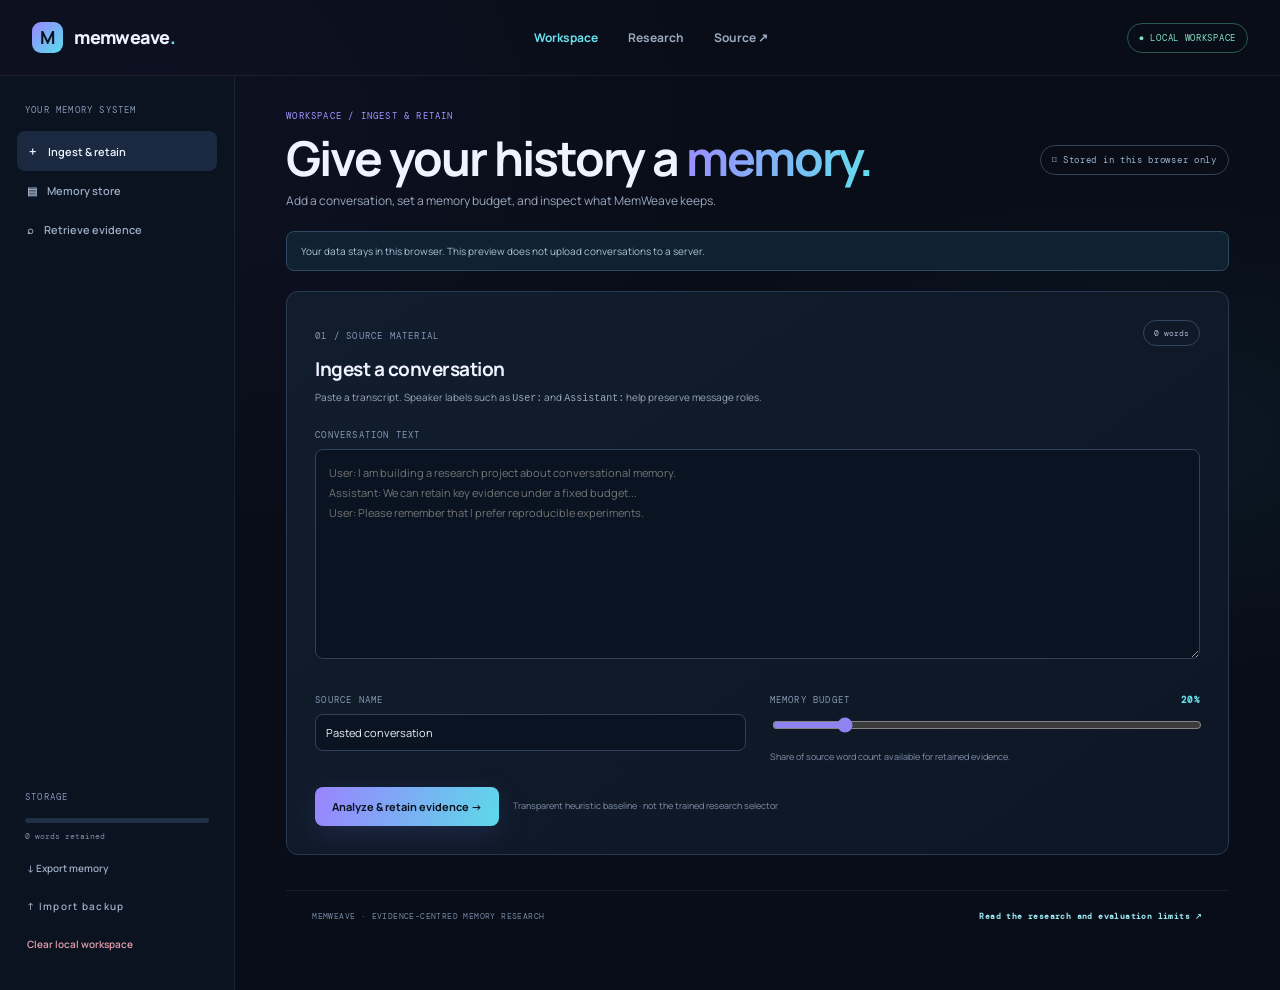
<file: MemWeave/web/index.html>
<!doctype html>
<html lang="en"><head><meta charset="utf-8"><meta name="viewport" content="width=device-width,initial-scale=1">
<meta name="theme-color" content="#090d18"><meta name="description" content="MemWeave — an evidence-centred conversational memory workspace.">
<title>MemWeave — Memory workspace</title><link rel="preconnect" href="https://fonts.googleapis.com"><link rel="preconnect" href="https://fonts.gstatic.com" crossorigin><link href="https://fonts.googleapis.com/css2?family=DM+Mono:wght@400;500&family=Manrope:wght@400;500;600;700;800&display=swap" rel="stylesheet"><link rel="stylesheet" href="./styles.css"></head>
<body class="workspace-page">
<header class="top"><a class="brand" href="./"><b>M</b> memweave<span>.</span></a><nav><a class="active" href="./">Workspace</a><a href="./research.html">Research</a><a href="https://github.com/tishaaaaaaaaa5-sketch/memweavee" target="_blank" rel="noreferrer">Source ↗</a></nav><span class="local-pill">● LOCAL WORKSPACE</span></header>
<main class="app-shell">
<aside class="app-sidebar"><div class="side-kicker">YOUR MEMORY SYSTEM</div><button class="side-tab active" data-view="ingest">＋ <span>Ingest & retain</span></button><button class="side-tab" data-view="memory">▤ <span>Memory store</span></button><button class="side-tab" data-view="retrieve">⌕ <span>Retrieve evidence</span></button><div class="side-bottom"><div class="side-kicker">STORAGE</div><div class="storage-meter"><div id="storage-fill"></div></div><small id="storage-label">0 words retained</small><button id="export-btn" class="side-action">↓ Export memory</button><label class="side-action import-label">↑ Import backup<input id="import-file" type="file" accept="application/json"></label><button id="clear-btn" class="side-action danger">Clear local workspace</button></div></aside>
<section class="app-main"><div class="app-heading"><div><div class="crumb" id="crumb">WORKSPACE / INGEST & RETAIN</div><h1 id="view-title">Give your history a <em>memory.</em></h1><p id="view-subtitle">Add a conversation, set a memory budget, and inspect what MemWeave keeps.</p></div><span class="privacy-tag">⌑ Stored in this browser only</span></div>
<div id="notice" class="notice" role="status">Your data stays in this browser. This preview does not upload conversations to a server.</div>
<section id="view-ingest" class="view">
<div class="panel ingest-panel"><div class="panel-title"><div><span class="step-label">01 / SOURCE MATERIAL</span><h2>Ingest a conversation</h2><p>Paste a transcript. Speaker labels such as <code>User:</code> and <code>Assistant:</code> help preserve message roles.</p></div><span class="count-chip" id="input-count">0 words</span></div>
<label class="field-label" for="conversation">CONVERSATION TEXT</label><textarea id="conversation" class="big-input" placeholder="User: I am building a research project about conversational memory.&#10;Assistant: We can retain key evidence under a fixed budget...&#10;User: Please remember that I prefer reproducible experiments."></textarea>
<div class="form-grid"><div><label class="field-label" for="source-name">SOURCE NAME</label><input id="source-name" class="text-input" value="Pasted conversation" maxlength="100"></div><div><label class="field-label" for="budget">MEMORY BUDGET <b id="budget-value">20%</b></label><input id="budget" type="range" min="5" max="100" step="5" value="20"><small class="field-hint">Share of source word count available for retained evidence.</small></div></div>
<div class="panel-actions"><button id="analyze-btn" class="btn primary">Analyze & retain evidence →</button><span class="muted-hint">Transparent heuristic baseline · not the trained research selector</span></div></div>
<div id="retention-result" class="panel result-panel" hidden><div class="panel-title"><div><span class="step-label">02 / RETENTION AUDIT</span><h2>What made it into memory?</h2><p>Review the selected evidence and why each item received its score.</p></div><span class="count-chip" id="retained-count"></span></div><div class="retention-summary" id="retention-summary"></div><div id="retained-items" class="evidence-list"></div><div class="panel-actions"><button id="save-btn" class="btn primary">Save to memory store</button><button id="discard-btn" class="btn secondary">Discard analysis</button></div></div>
</section>
<section id="view-memory" class="view" hidden><div class="panel"><div class="panel-title"><div><span class="step-label">MEMORY STORE</span><h2>Retained evidence</h2><p>Inspect, filter, and remove memory items stored in this browser.</p></div><span class="count-chip" id="memory-count">0 items</span></div><input id="memory-filter" class="text-input filter-input" placeholder="Filter memories by keyword…"><div id="memory-list" class="evidence-list"><div class="empty">No memories saved yet. Start by ingesting a conversation.</div></div></div></section>
<section id="view-retrieve" class="view" hidden><div class="panel"><div class="panel-title"><div><span class="step-label">RETRIEVAL / EVIDENCE SEARCH</span><h2>Ask your memory</h2><p>Search retained evidence and inspect the source snippets that match.</p></div><span class="count-chip">LEXICAL BASELINE</span></div><form id="search-form" class="search-row"><input id="query" class="text-input" placeholder="e.g. What reproducibility preferences did I mention?" required><button class="btn primary">Retrieve →</button></form><div id="retrieval-meta" class="retrieval-meta"></div><div id="matches" class="evidence-list"><div class="empty">Enter a question to retrieve relevant evidence from your saved memory.</div></div><p class="method-note">Scores represent query-term coverage with a small exact-phrase bonus. They are not calibrated confidence or answer accuracy. MemWeave returns evidence, not generated answers.</p></div></section>
<footer class="app-footer"><span>MEMWEAVE · EVIDENCE-CENTRED MEMORY RESEARCH</span><a href="./research.html">Read the research and evaluation limits ↗</a></footer>
</section></main><script src="./app.js" defer></script></body></html>
</file>
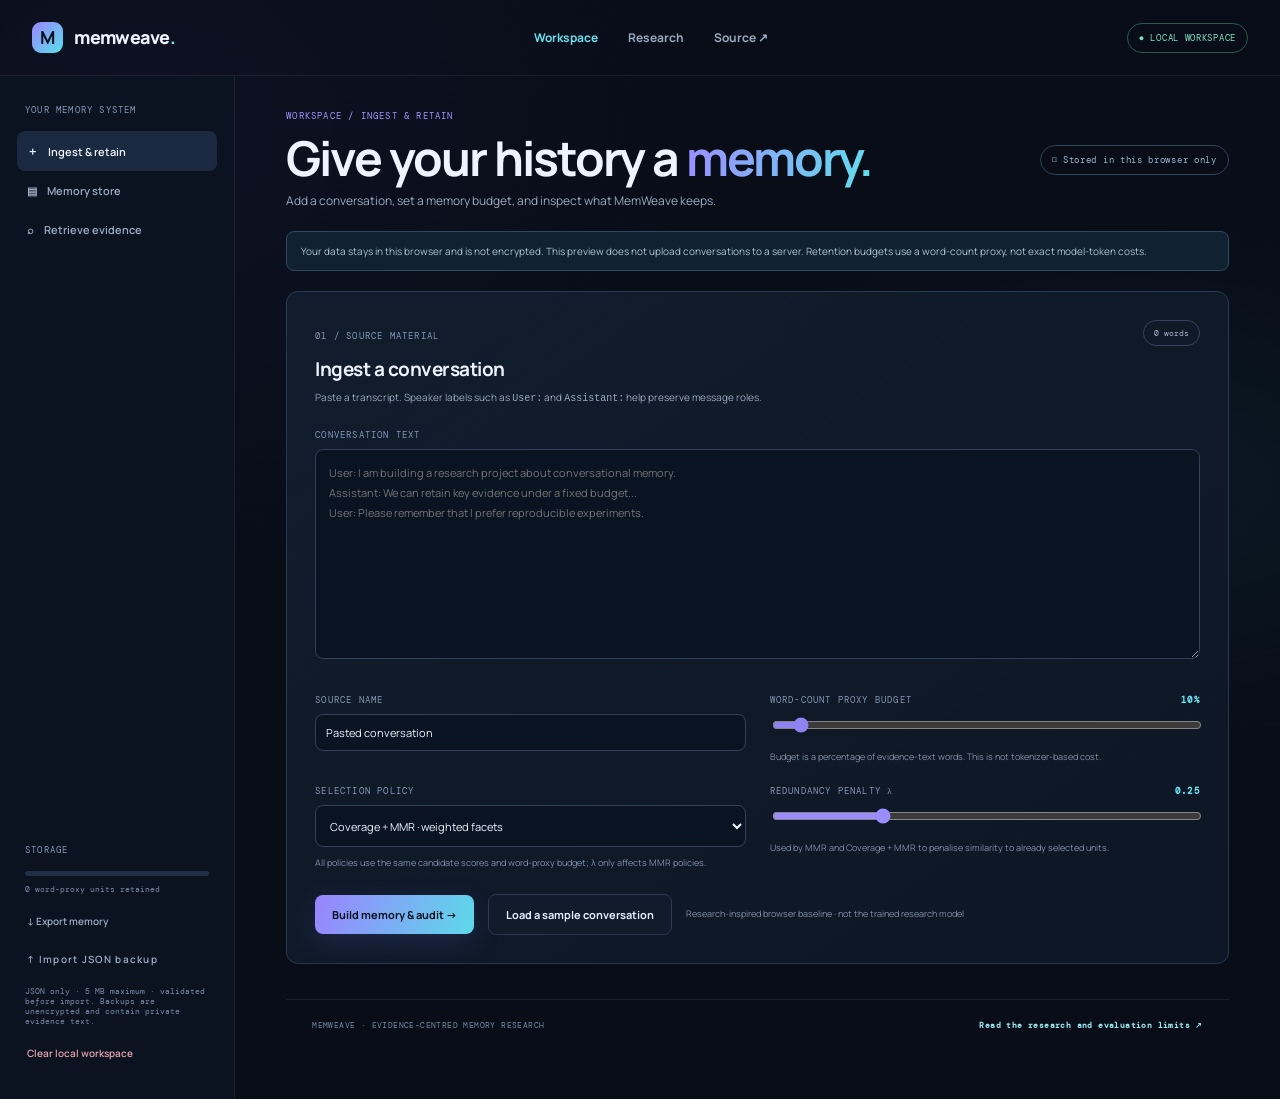
<file: workspace.html>
<!doctype html>
<html lang="en"><head><meta charset="utf-8"><meta name="viewport" content="width=device-width,initial-scale=1">
<meta name="theme-color" content="#090d18"><meta name="description" content="MemWeave — an evidence-centred conversational memory workspace.">
<title>MemWeave — Workspace</title><link rel="preconnect" href="https://fonts.googleapis.com"><link rel="preconnect" href="https://fonts.gstatic.com" crossorigin><link href="https://fonts.googleapis.com/css2?family=DM+Mono:wght@400;500&family=Manrope:wght@400;500;600;700;800&display=swap" rel="stylesheet"><link rel="stylesheet" href="./styles.css?v=evidence-eval-3"></head>
<body class="workspace-page">
<header class="top"><a class="brand" href="./?v=6c746ca#question"><b>M</b> memweave<span>.</span></a><nav><a class="active" href="./workspace.html">Workspace</a><a href="./?v=6c746ca#question">Research</a><a href="https://github.com/tishaaaaaaaaa5-sketch/memweavee" target="_blank" rel="noreferrer">Source ↗</a></nav><span class="local-pill">● LOCAL WORKSPACE</span></header>
<main class="app-shell">
<aside class="app-sidebar"><div class="side-kicker">YOUR MEMORY SYSTEM</div><button class="side-tab active" data-view="ingest">＋ <span>Ingest & retain</span></button><button class="side-tab" data-view="memory">▤ <span>Memory store</span></button><button class="side-tab" data-view="retrieve">⌕ <span>Retrieve evidence</span></button><div class="side-bottom"><div class="side-kicker">STORAGE</div><div class="storage-meter"><div id="storage-fill"></div></div><small id="storage-label">0 words retained</small><button id="export-btn" class="side-action">↓ Export memory</button><label class="side-action import-label">↑ Import JSON backup<input id="import-file" type="file" accept=".json,application/json"></label><small class="file-safety-note">JSON only · 5 MB maximum · validated before import. Backups are unencrypted and contain private evidence text.</small><button id="clear-btn" class="side-action danger">Clear local workspace</button></div></aside>
<section class="app-main"><div class="app-heading"><div><div class="crumb" id="crumb">WORKSPACE / INGEST & RETAIN</div><h1 id="view-title">Give your history a <em>memory.</em></h1><p id="view-subtitle">Add a conversation, set a memory budget, and inspect what MemWeave keeps.</p></div><span class="privacy-tag">⌑ Stored in this browser only</span></div>
<div id="notice" class="notice" role="status">Your data stays in this browser and is not encrypted. This preview does not upload conversations to a server. Retention budgets use a word-count proxy, not exact model-token costs.</div>
<section id="view-ingest" class="view">
<div class="panel ingest-panel"><div class="panel-title"><div><span class="step-label">01 / SOURCE MATERIAL</span><h2>Ingest a conversation</h2><p>Paste a transcript. Speaker labels such as <code>User:</code> and <code>Assistant:</code> help preserve message roles.</p></div><span class="count-chip" id="input-count">0 words</span></div>
<label class="field-label" for="conversation">CONVERSATION TEXT</label><textarea id="conversation" class="big-input" placeholder="User: I am building a research project about conversational memory.&#10;Assistant: We can retain key evidence under a fixed budget...&#10;User: Please remember that I prefer reproducible experiments."></textarea>
<div class="form-grid"><div><label class="field-label" for="source-name">SOURCE NAME</label><input id="source-name" class="text-input" value="Pasted conversation" maxlength="100"></div><div><label class="field-label" for="budget">WORD-COUNT PROXY BUDGET <b id="budget-value">10%</b></label><input id="budget" type="range" min="5" max="100" step="5" value="10"><small class="field-hint">Budget is a percentage of evidence-text words. This is not tokenizer-based cost.</small></div></div>
<div class="form-grid selection-grid"><div><label class="field-label" for="policy">SELECTION POLICY</label><select id="policy" class="text-input"><option value="rank">Rank-only · baseline</option><option value="density">Score / word-cost density</option><option value="coverage_only">Coverage-only · weighted facets</option><option value="mmr">MMR-only · redundancy control</option><option value="coverage" selected>Coverage + MMR · weighted facets</option><option value="knapsack">Exact knapsack · additive-score optimum</option></select><small class="field-hint">All policies use the same candidate scores and word-proxy budget; λ only affects MMR policies.</small></div><div><label class="field-label" for="redundancy">REDUNDANCY PENALTY λ <b id="redundancy-value">0.25</b></label><input id="redundancy" type="range" min="0" max="1" step="0.05" value="0.25"><small class="field-hint">Used by MMR and Coverage + MMR to penalise similarity to already selected units.</small></div></div>
<div class="panel-actions"><button id="analyze-btn" class="btn primary">Build memory & audit →</button><button id="example-btn" class="btn secondary" type="button">Load a sample conversation</button><span class="muted-hint">Research-inspired browser baseline · not the trained research model</span></div></div>
<div id="retention-result" class="panel result-panel" hidden><div class="panel-title"><div><span class="step-label">02 / RETENTION AUDIT</span><h2>What made it into memory?</h2><p>Atomic evidence claims, source provenance, feature signals, coverage-aware selection, and explicit rejection reasons.</p></div><span class="count-chip" id="retained-count"></span></div><div class="retention-summary" id="retention-summary"></div><div id="selection-note" class="selection-note"></div><h3 class="audit-heading">Budget sweep · same policy</h3><div id="budget-sweep" aria-live="polite"></div><h3 class="audit-heading">Baseline comparison · same candidates and budgets</h3><div id="baseline-comparison" aria-live="polite"></div><h3 class="audit-heading">Question-level evidence evaluation</h3><div class="selection-note">For a held-out question, manually label all candidate units containing evidence needed to answer it. The audit separately measures whether evidence survives retention and whether BM25+MMR retrieves it from the retained subset. Neither is downstream answer quality; that requires the fixed reader evaluation.</div><label class="field-label" for="eval-question">HELD-OUT EVALUATION QUESTION</label><input id="eval-question" class="text-input" placeholder="Enter one future question this memory should answer"><div id="eval-labels" class="annotation-list"></div><div id="eval-metrics" aria-live="polite"></div><div class="panel-actions"><button id="eval-export-btn" class="btn secondary" type="button">Export evidence labels (JSON)</button></div><p class="method-note">Pipeline handoff: export one v2 JSON per distinct held-out question while keeping the same conversation and candidate evidence units loaded. Place the exports in one dedicated folder and run <code>memweave browser-audit --input /path/to/question_exports --output-dir results/browser_batch</code>. Batch mode checks matched candidates and retention selections, then reports macro metrics, question-bootstrap 95% intervals and paired deltas versus rank-only. These remain browser atomic-evidence diagnostics, not LongMemEval or answer-quality results.</p><h3 class="audit-heading">Selected evidence</h3><div id="retained-items" class="evidence-list"></div><div class="audit-subhead"><strong>Not retained</strong><span id="not-retained-count" class="count-chip"></span></div><div id="not-retained-items" class="evidence-list"></div><div class="panel-actions"><button id="save-btn" class="btn primary">Save selected evidence</button><button id="discard-btn" class="btn secondary">Discard analysis</button></div></div>
</section>
<section id="view-memory" class="view" hidden><div class="panel"><div class="panel-title"><div><span class="step-label">MEMORY STORE</span><h2>Retained evidence</h2><p>Inspect, filter, and remove memory items stored in this browser.</p></div><span class="count-chip" id="memory-count">0 items</span></div><input id="memory-filter" class="text-input filter-input" placeholder="Filter memories by keyword…"><div id="memory-list" class="evidence-list"><div class="empty">No memories saved yet. Start by ingesting a conversation.</div></div></div></section>
<section id="view-retrieve" class="view" hidden><div class="panel"><div class="panel-title"><div><span class="step-label">RETRIEVAL / EVIDENCE SEARCH</span><h2>Ask your memory</h2><p>Search retained evidence using BM25 term relevance with MMR diversification. This retrieves evidence; it does not generate or verify an answer.</p></div><span class="count-chip">BM25 + MMR BASELINE</span></div><form id="search-form" class="search-row"><input id="query" class="text-input" placeholder="e.g. What reproducibility preferences did I mention?" required><button class="btn primary">Retrieve →</button></form><div id="retrieval-meta" class="retrieval-meta"></div><div id="matches" class="evidence-list"><div class="empty">Enter a question to retrieve relevant evidence from your saved memory.</div></div><p class="method-note">Retrieval is query-conditioned and distinct from query-agnostic retention. BM25 and TF-IDF MMR are transparent lexical baselines; relevance scores are not calibrated confidence or answer accuracy.</p></div></section>
<footer class="app-footer"><span>MEMWEAVE · EVIDENCE-CENTRED MEMORY RESEARCH</span><a href="./?v=6c746ca#question">Read the research and evaluation limits ↗</a></footer>
</section></main><script src="./memory-engine.js?v=evidence-eval-3" defer></script><script src="./safe-files.js?v=pipeline-bridge-4" defer></script><script src="./app.js?v=pipeline-bridge-4" defer></script></body></html>
</file>
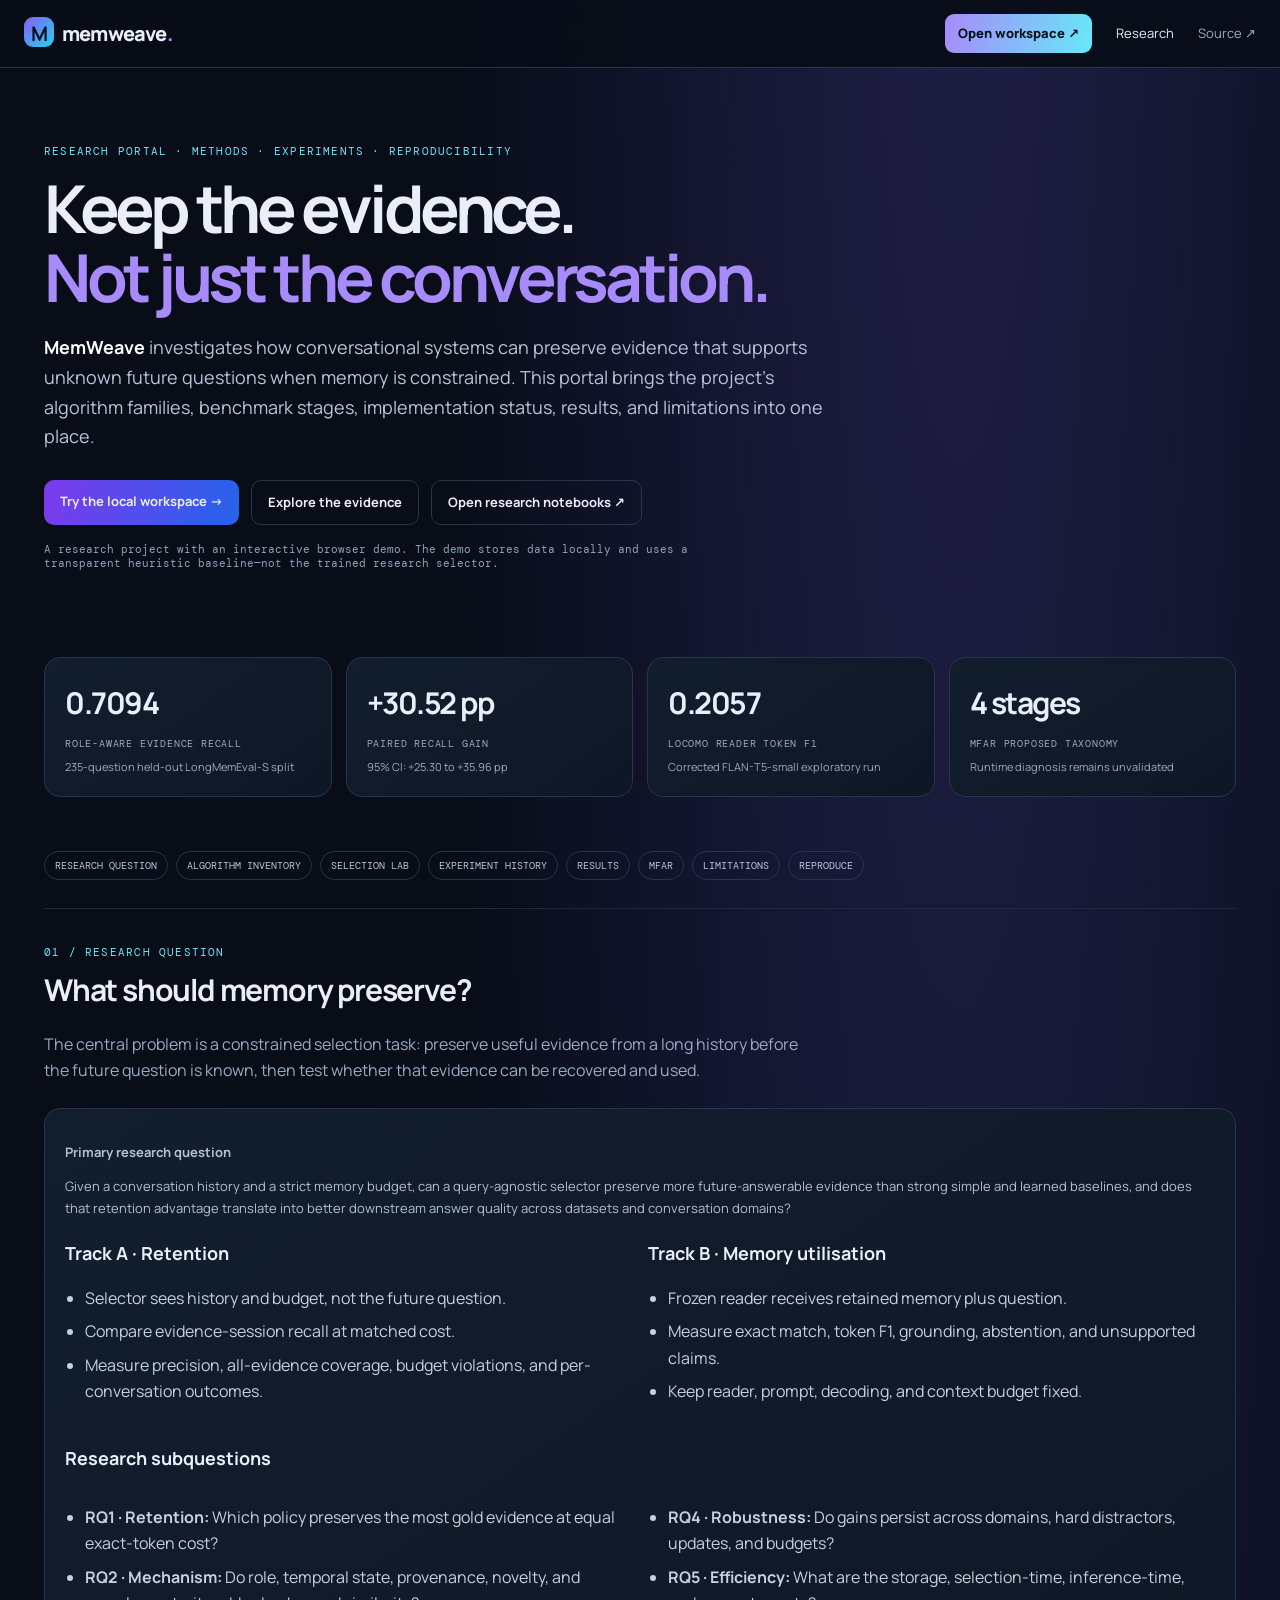
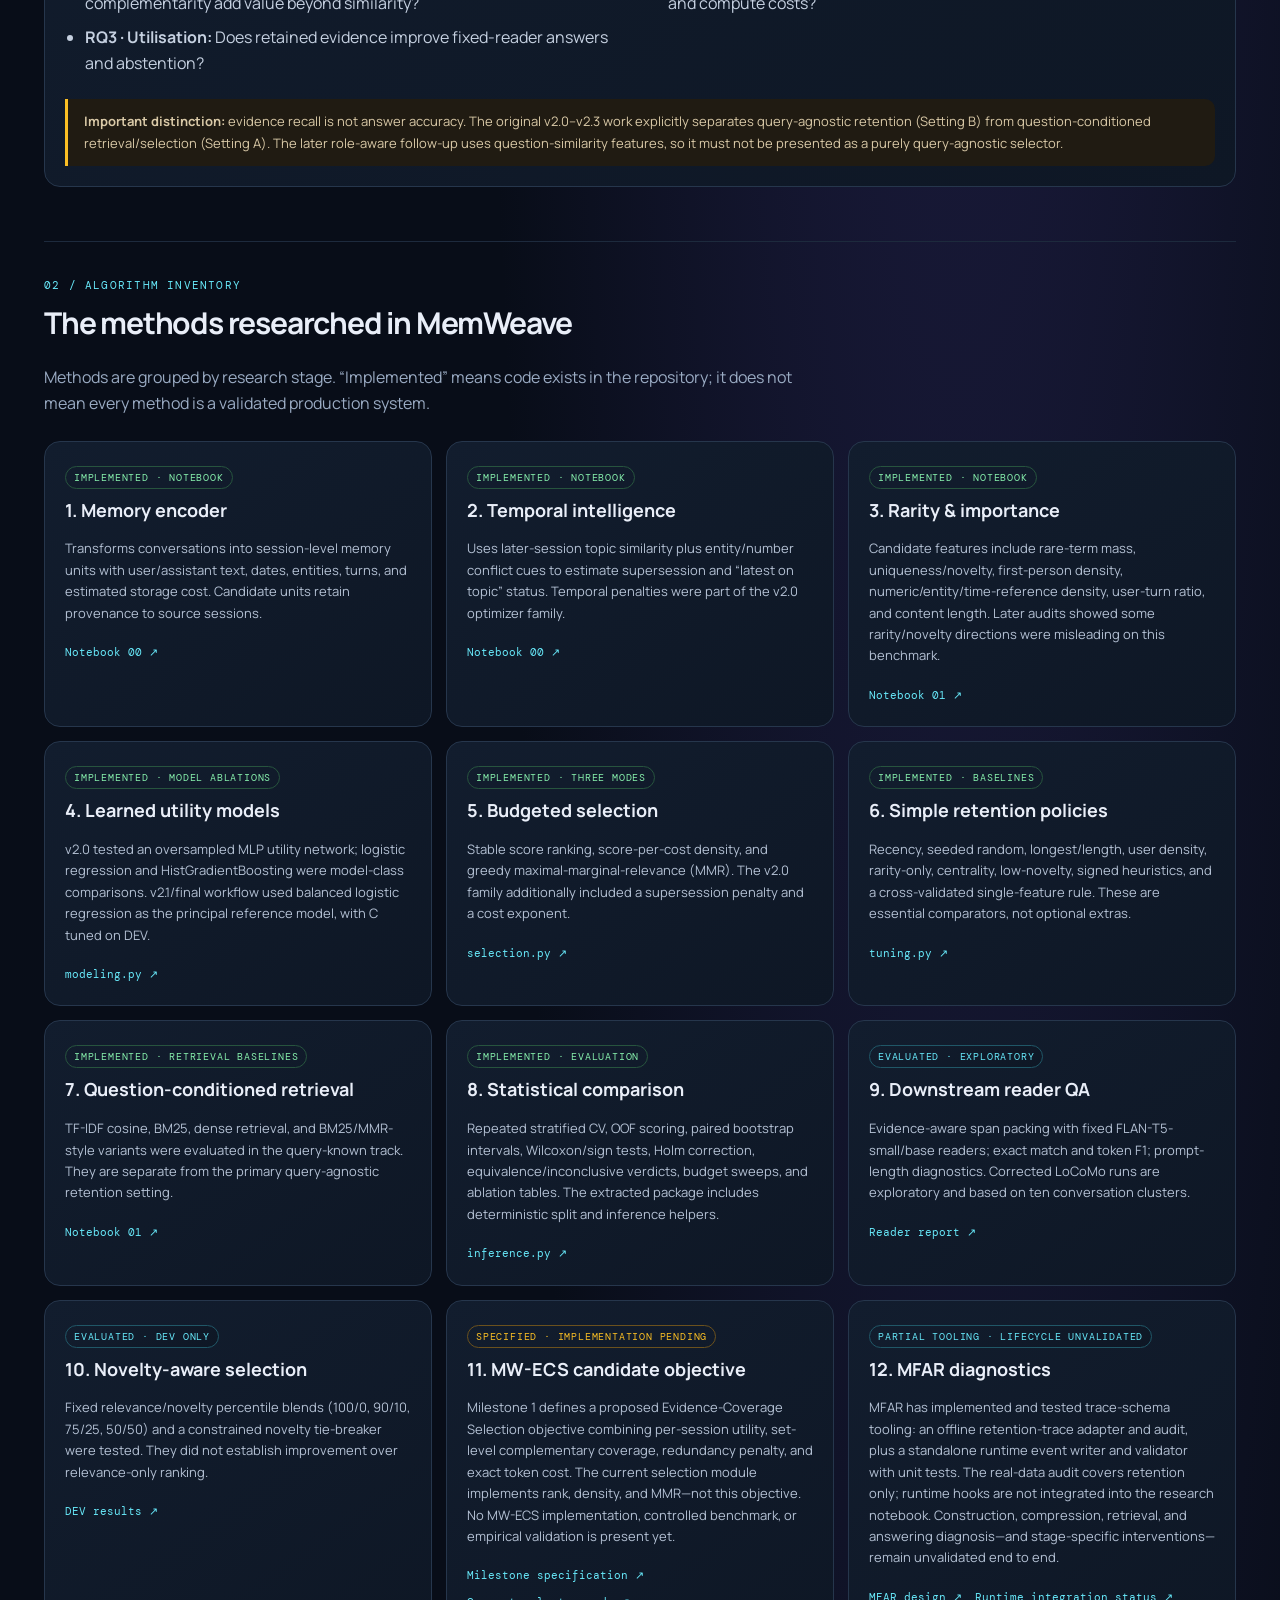
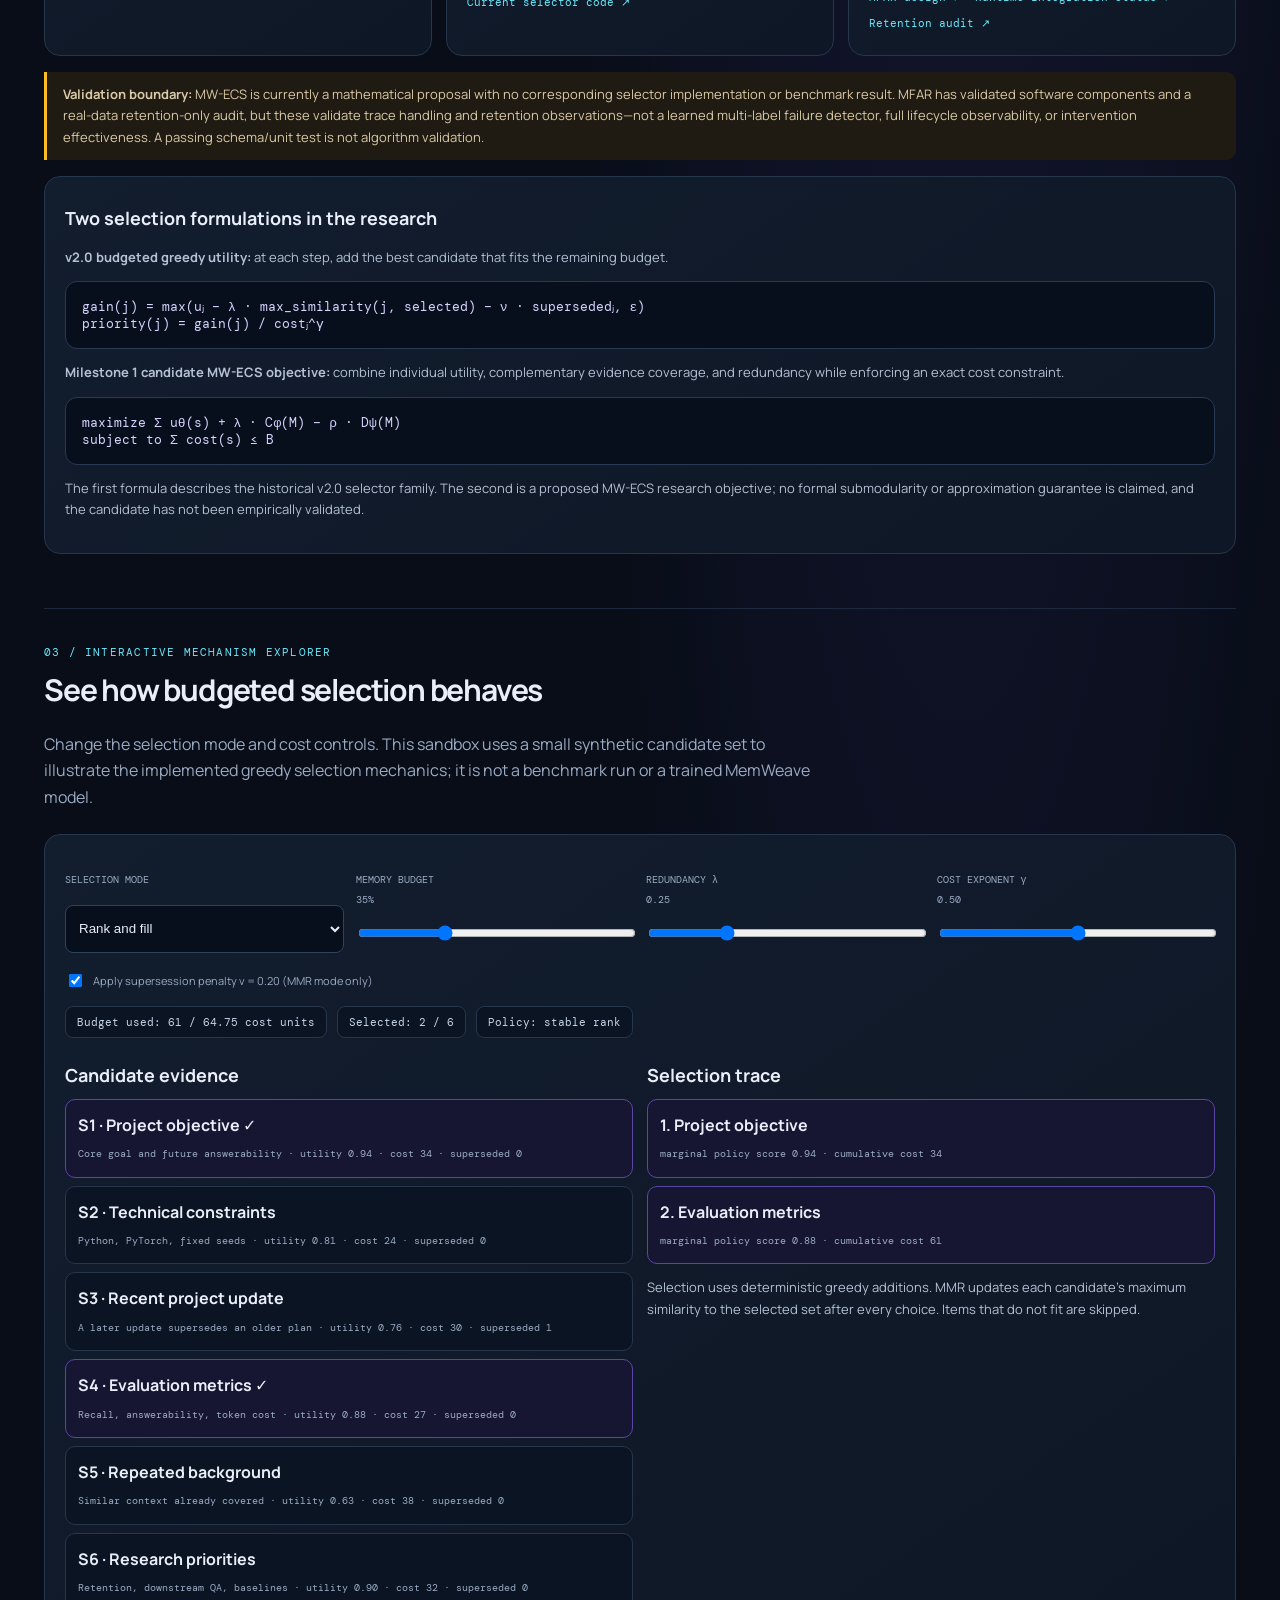
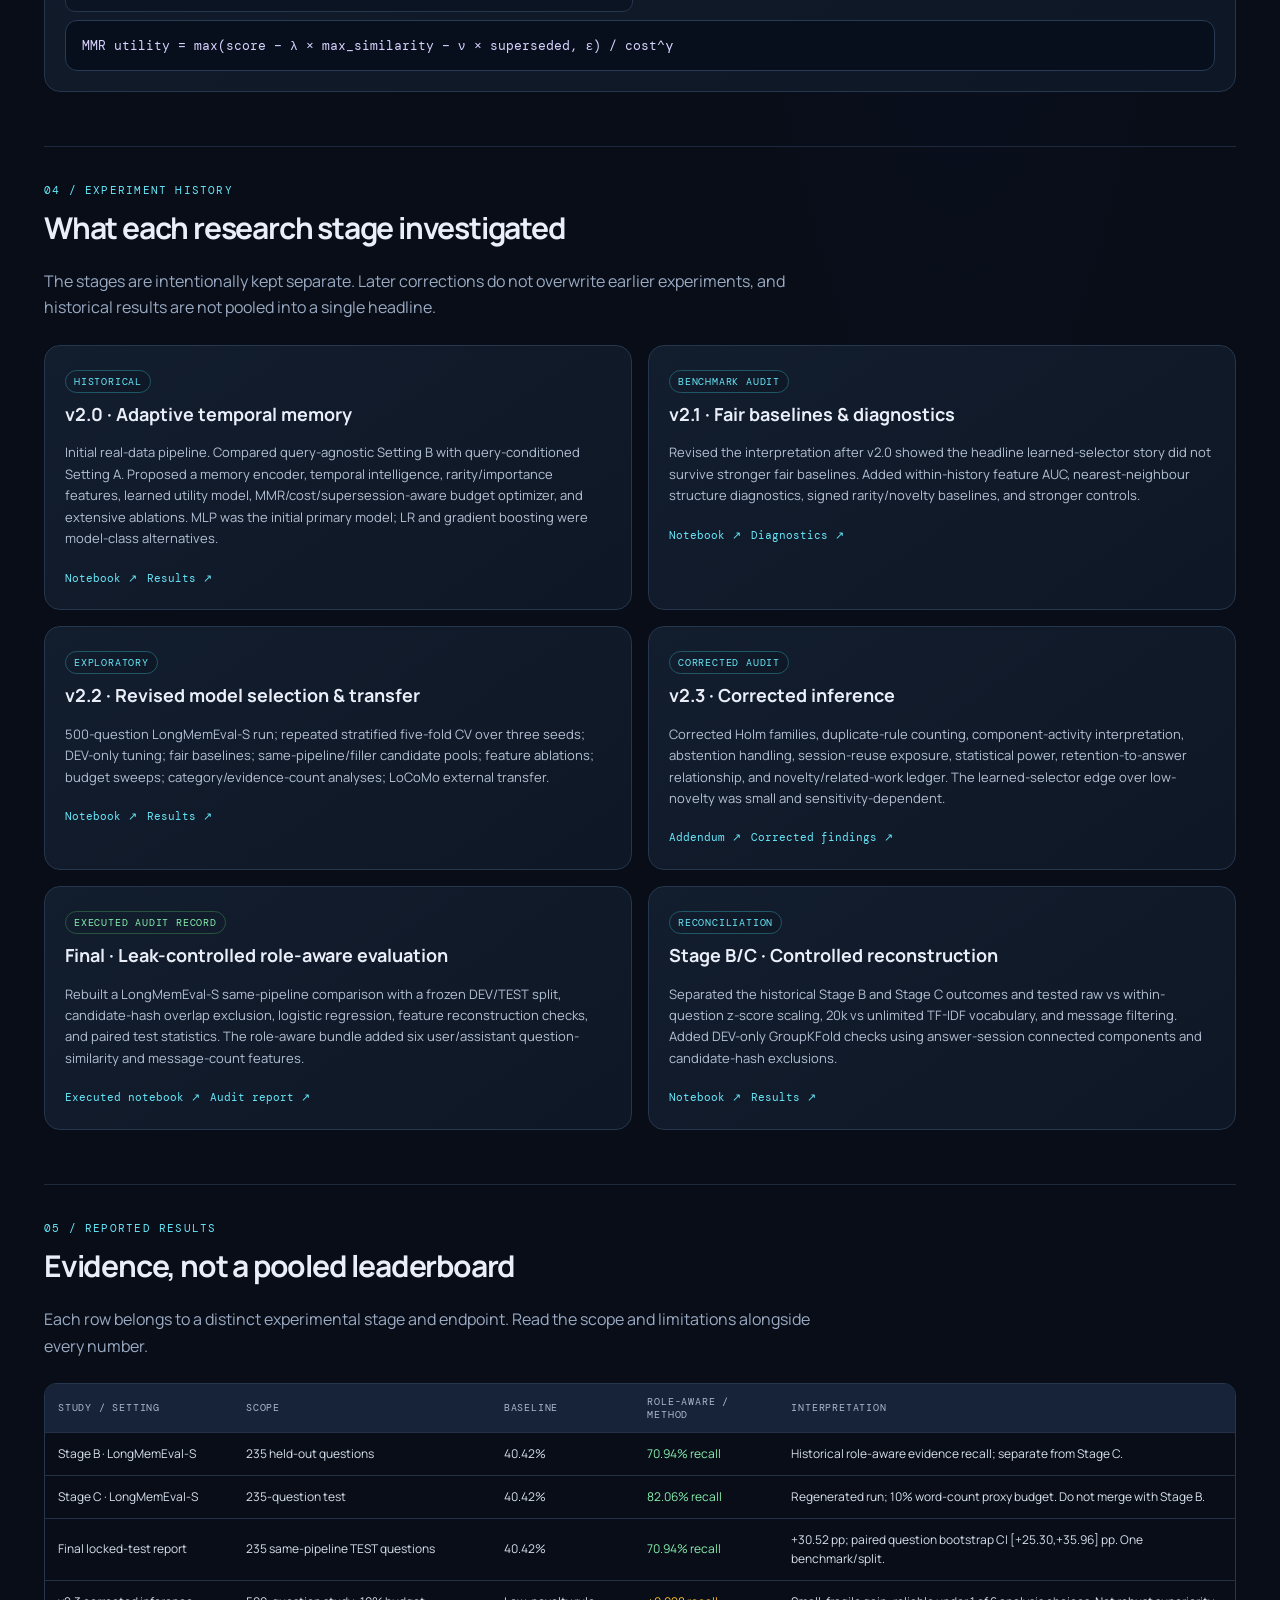
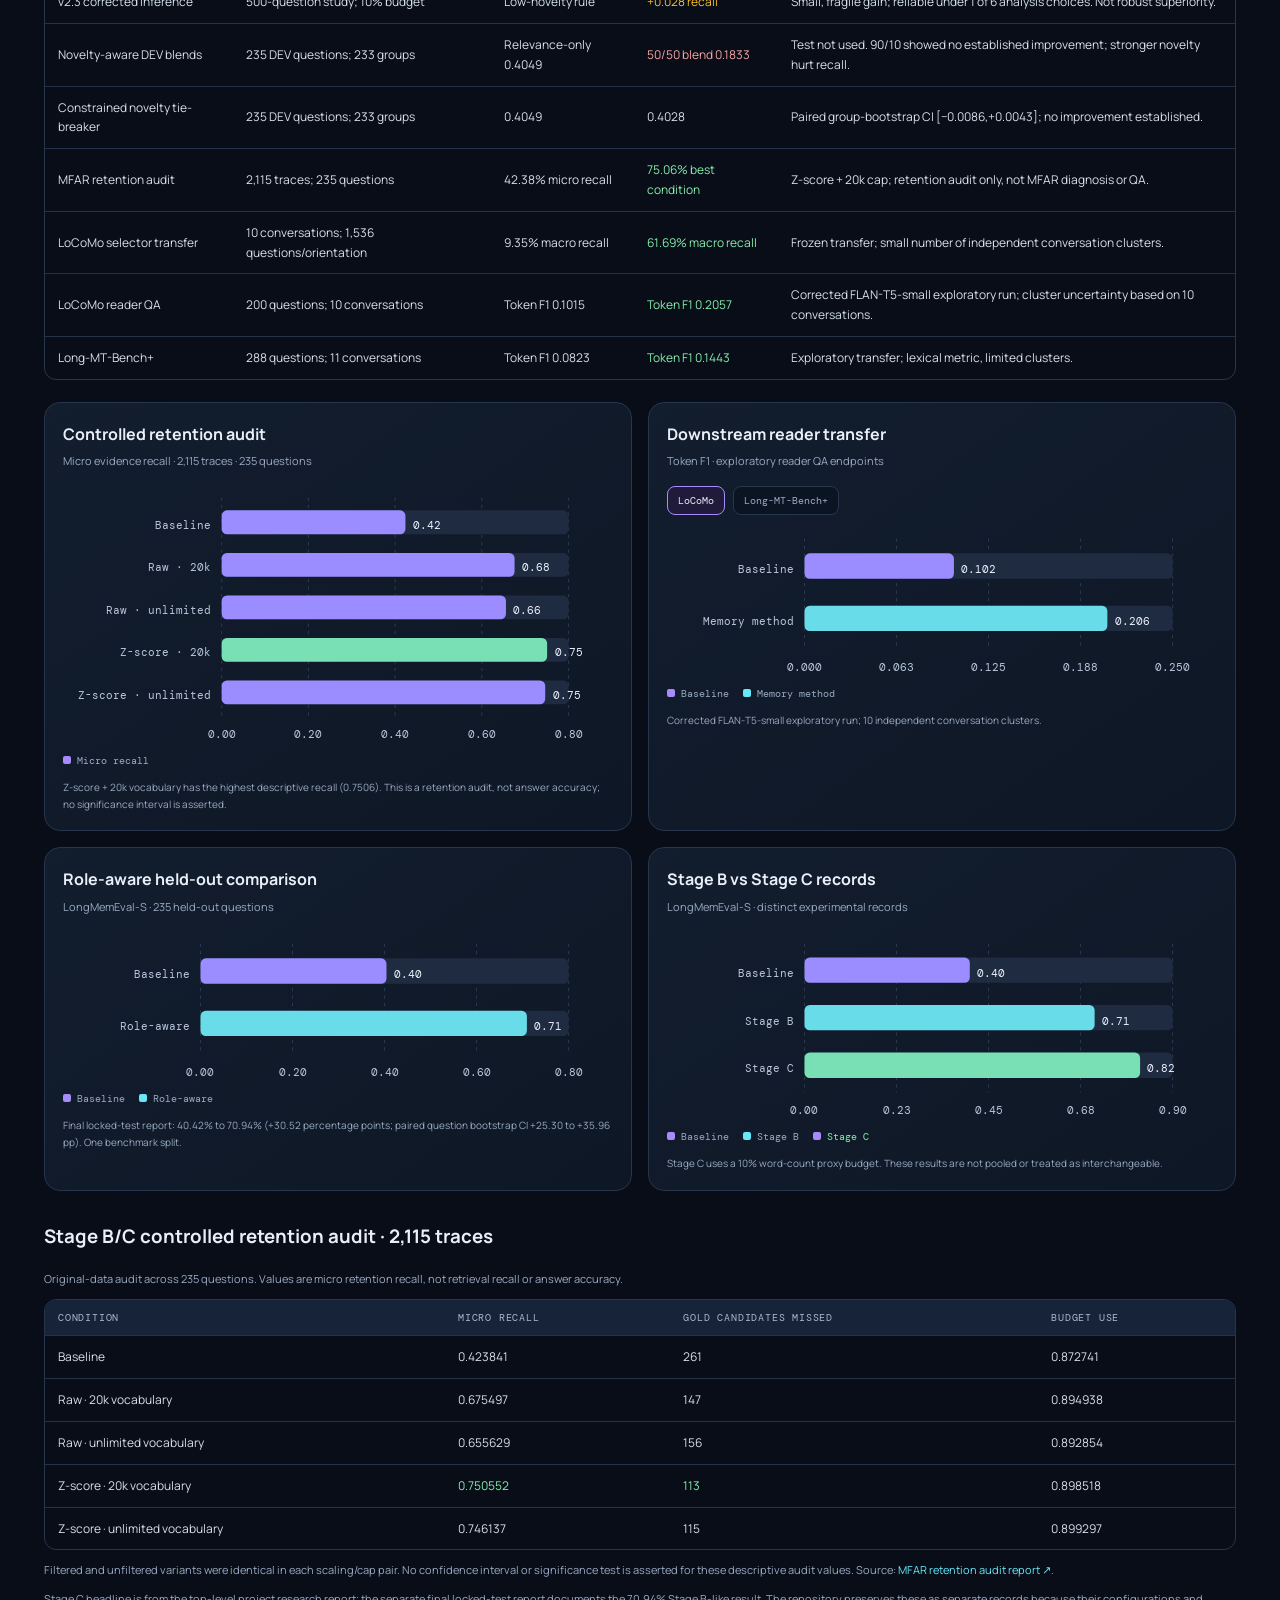
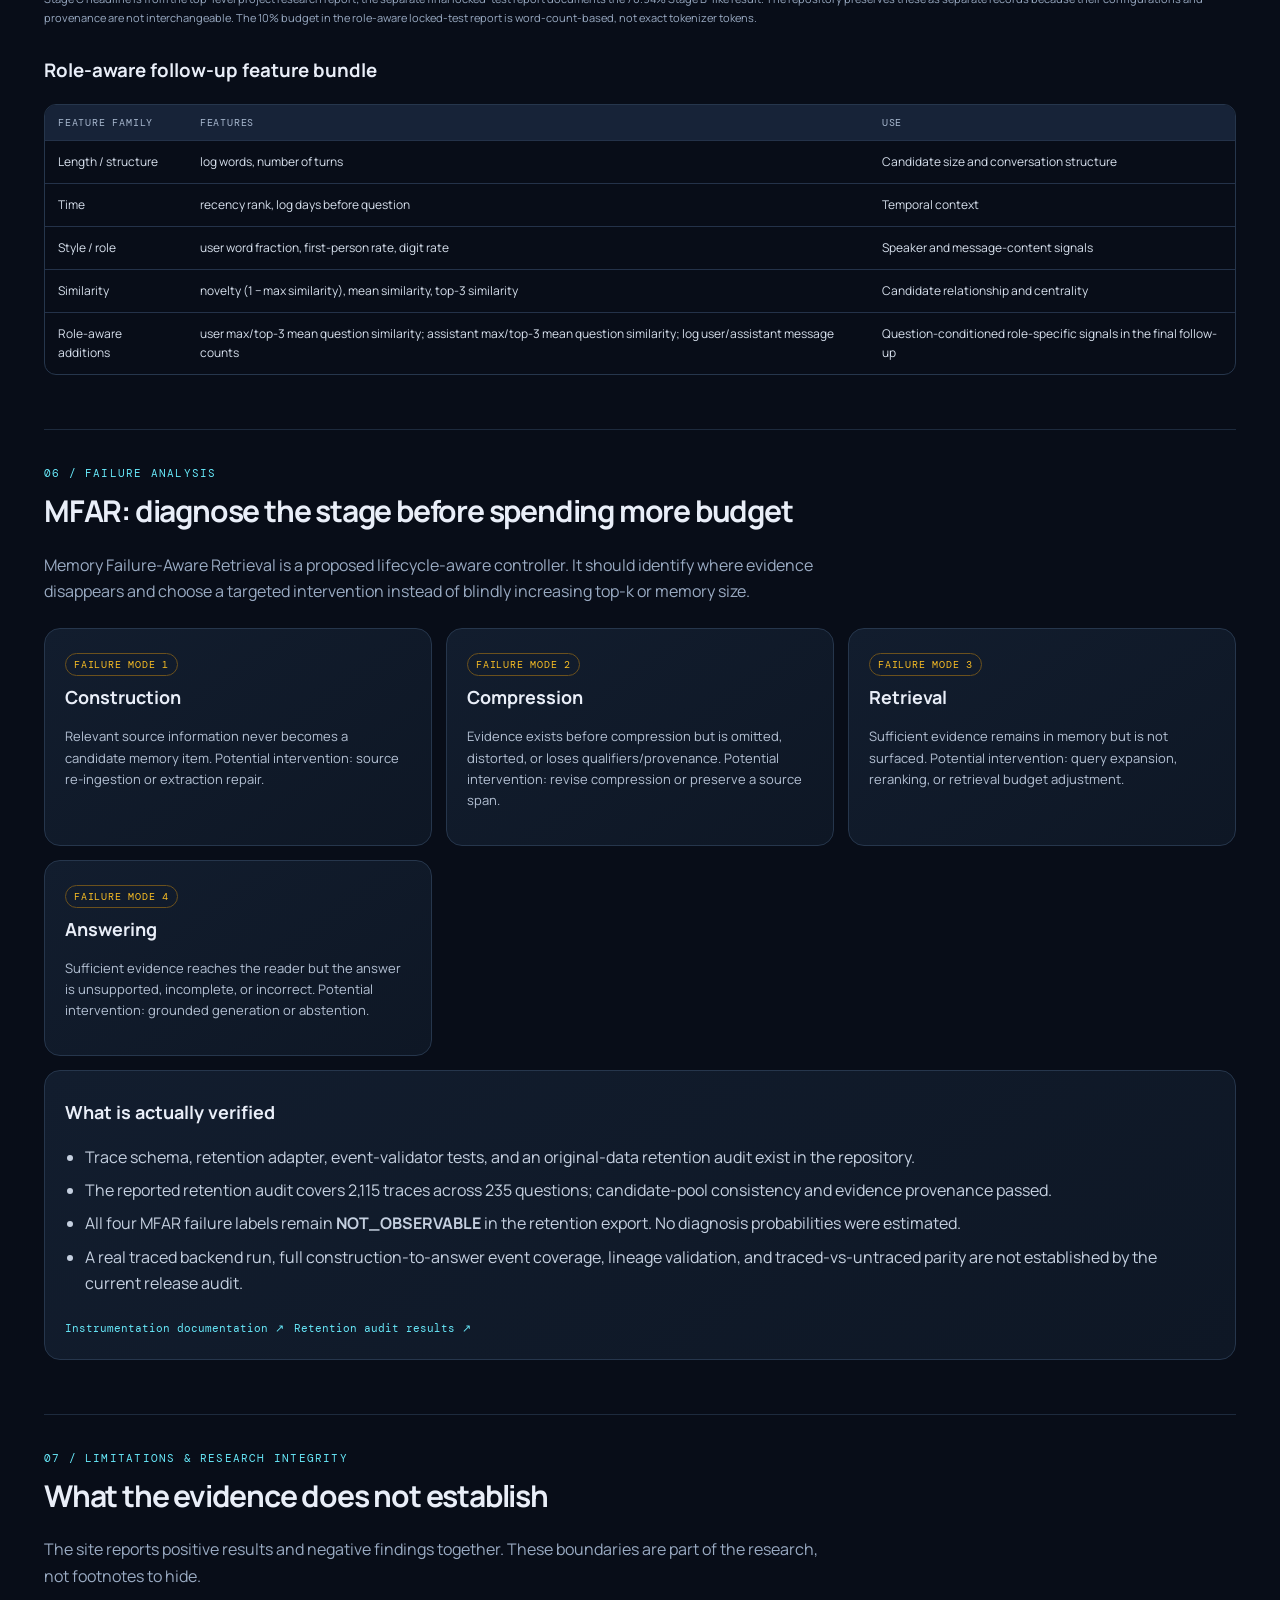
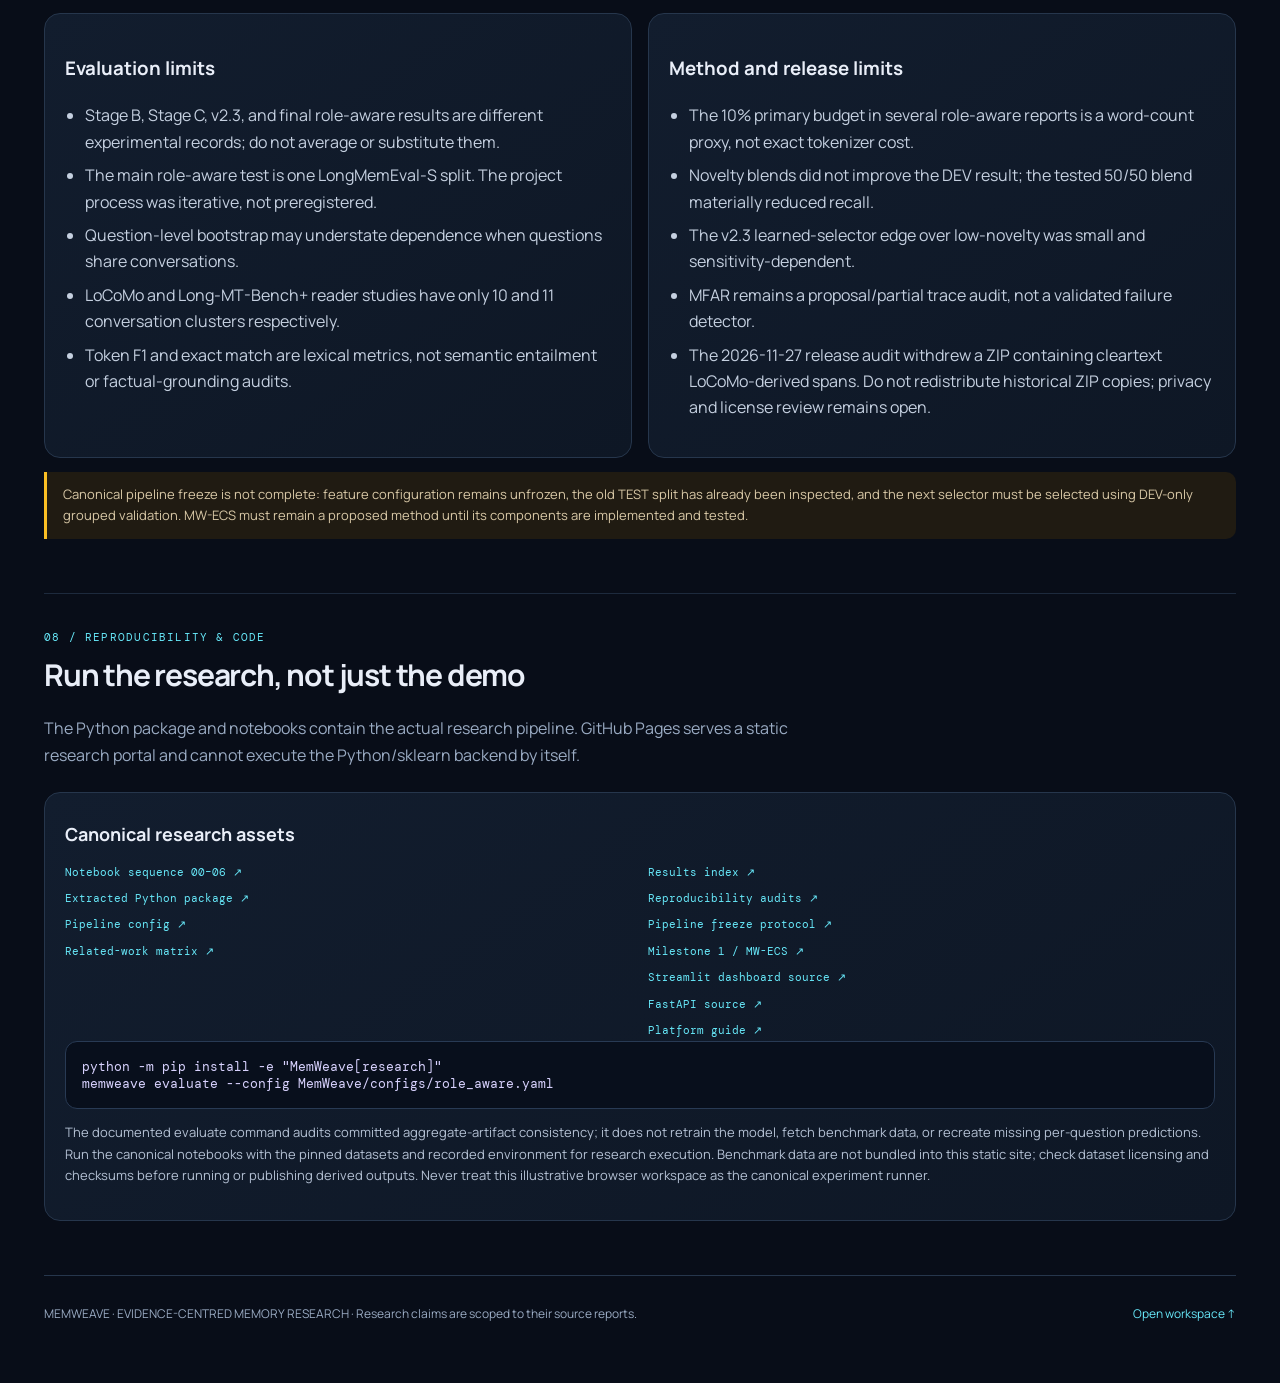
<file: site/research.html>
<!doctype html>
<html lang="en">
<head>
<meta charset="utf-8"><meta name="viewport" content="width=device-width,initial-scale=1">
<meta name="theme-color" content="#080d18">
<meta name="description" content="MemWeave research portal: budget-constrained conversational memory retention, selection algorithms, benchmarks, audits and reproducibility.">
<title>MemWeave — Research & Algorithms</title>
<link rel="preconnect" href="https://fonts.googleapis.com"><link rel="preconnect" href="https://fonts.gstatic.com" crossorigin>
<link href="https://fonts.googleapis.com/css2?family=DM+Mono:wght@400;500&family=Manrope:wght@400;500;600;700;800&display=swap" rel="stylesheet">
<style>
:root{--bg:#080d18;--panel:#101827;--panel2:#141f31;--line:#26364c;--text:#e9eef8;--muted:#9aabc3;--purple:#a78bfa;--cyan:#67e8f9;--green:#86efac;--amber:#fbbf24;--red:#fca5a5;--mono:"DM Mono",monospace;--sans:Manrope,system-ui,sans-serif}
*{box-sizing:border-box}html{scroll-behavior:smooth}body{margin:0;background:radial-gradient(ellipse at 75% -10%,#22204b 0,transparent 38%),var(--bg);color:var(--text);font-family:var(--sans);line-height:1.65}
a{color:var(--cyan);text-decoration:none}a:hover{text-decoration:underline}.top{height:68px;border-bottom:1px solid var(--line);display:flex;align-items:center;justify-content:space-between;padding:0 max(24px,calc((100vw - 1240px)/2));position:sticky;top:0;background:#080d18ed;backdrop-filter:blur(14px);z-index:5}.brand{color:var(--text);font-weight:800;letter-spacing:-.04em;font-size:20px}.brand b{display:inline-grid;place-items:center;width:30px;height:30px;border-radius:9px;background:linear-gradient(135deg,#8b5cf6,#22d3ee);color:#09111d;margin-right:8px}.brand span{color:var(--purple)}nav{display:flex;gap:24px;align-items:center;font-size:13px;color:var(--muted)}nav a{color:var(--muted)}nav a.active{color:var(--text)}nav .nav-cta{color:#08111e;background:linear-gradient(100deg,#a78bfa,#67e8f9);padding:9px 13px;border-radius:9px;font-weight:800}.hero-note{font:11px var(--mono)!important;color:#91a1ba!important;margin-top:17px!important;max-width:720px!important}.hero{max-width:1000px}.hero p{max-width:820px}.hero-actions .btn{transition:transform .18s ease,border-color .18s ease}.hero-actions .btn:hover{transform:translateY(-2px);text-decoration:none;border-color:#7c8ba8}.hero-actions .btn.primary:hover{filter:brightness(1.08)}.wrap{max-width:1240px;margin:auto;padding:0 24px}.hero{padding:76px 0 52px;max-width:920px}.eyebrow,.kicker,.tag{font:11px var(--mono);letter-spacing:.11em;text-transform:uppercase;color:var(--cyan)}h1{font-size:clamp(38px,6vw,66px);letter-spacing:-.065em;line-height:1.04;margin:16px 0 22px}.hero p{font-size:18px;color:#b8c5d8;max-width:790px}.hero strong{color:#fff}.hero-actions{display:flex;gap:12px;flex-wrap:wrap;margin-top:28px}.btn{border:1px solid var(--line);border-radius:10px;padding:11px 16px;color:var(--text);font-weight:700;font-size:13px;display:inline-block}.btn.primary{background:linear-gradient(100deg,#7c3aed,#2563eb);border:0}.grid{display:grid;grid-template-columns:repeat(4,1fr);gap:14px;margin:24px 0 54px}.stat,.panel,.method,.result,.audit{background:linear-gradient(145deg,#121d2e,#0e1725);border:1px solid var(--line);border-radius:16px;padding:20px}.stat strong{display:block;font-size:30px;letter-spacing:-.05em}.stat span{font:10px var(--mono);color:var(--muted);letter-spacing:.08em;text-transform:uppercase}.stat small{display:block;color:var(--muted);font-size:11px;margin-top:4px}.section{padding:36px 0 54px;border-top:1px solid #1d2a3d;scroll-margin-top:85px}.section-head{max-width:780px;margin-bottom:24px}.section h2{font-size:30px;letter-spacing:-.04em;margin:6px 0 8px}.section-head p,.muted{color:var(--muted)}.two{display:grid;grid-template-columns:1fr 1fr;gap:16px}.three{display:grid;grid-template-columns:repeat(3,1fr);gap:14px}.method h3,.panel h3{margin:7px 0;font-size:18px}.method p,.panel p{color:#b4c1d4;font-size:13px}.status{display:inline-block;font:10px var(--mono);letter-spacing:.08em;text-transform:uppercase;border-radius:99px;padding:4px 8px;border:1px solid var(--line);color:var(--muted)}.status.done{color:var(--green);border-color:#27543e}.status.proposed{color:var(--amber);border-color:#6b511d}.status.audit{color:var(--cyan);border-color:#205767}.list{padding-left:20px;color:#c5d0e0}.list li{margin:7px 0}.formula{padding:16px;background:#080f1c;border:1px solid #283a54;border-radius:12px;font:13px var(--mono);color:#d8d2fe;overflow-x:auto}.table-wrap{overflow:auto;border:1px solid var(--line);border-radius:12px}table{width:100%;border-collapse:collapse;min-width:640px;font-size:12px}th,td{padding:11px 13px;text-align:left;border-bottom:1px solid #243249}th{background:#172338;color:#a9b9d0;font:10px var(--mono);text-transform:uppercase;letter-spacing:.08em}td{color:#d7e0ed}tr:last-child td{border-bottom:0}.good{color:var(--green)}.warn{color:var(--amber)}.bad{color:var(--red)}.small{font-size:11px;color:var(--muted)}.code-link{font:11px var(--mono);display:inline-block;margin:4px 10px 4px 0}.sim-controls{display:grid;grid-template-columns:repeat(4,1fr);gap:12px;margin:18px 0}.sim-controls label{font:10px var(--mono);color:var(--muted);display:grid;gap:7px}.sim-controls select,.sim-controls input{width:100%;background:#080f1c;color:var(--text);border:1px solid #31425b;border-radius:8px;padding:9px}.sim-results{display:grid;grid-template-columns:1fr 1fr;gap:14px}.candidate{padding:12px;border:1px solid var(--line);border-radius:10px;margin:8px 0;background:#0b1422}.candidate strong{display:block}.candidate small{color:var(--muted);font:10px var(--mono)}.candidate.selected{border-color:#5b45a5;background:#171632}.meter{height:7px;background:#26354b;border-radius:10px;overflow:hidden}.meter i{display:block;height:100%;background:linear-gradient(90deg,#8b5cf6,#22d3ee)}.foot{padding:28px 0 60px;border-top:1px solid var(--line);color:var(--muted);font-size:12px}.navchips{display:flex;flex-wrap:wrap;gap:8px;margin:10px 0 28px}.navchips a{font:10px var(--mono);padding:7px 10px;border:1px solid var(--line);border-radius:99px;color:#b8c6da}.callout{border-left:3px solid var(--amber);padding:12px 16px;background:#201b12;border-radius:0 10px 10px 0;color:#d9c9a7;font-size:13px}.metricline{display:flex;gap:10px;flex-wrap:wrap}.metricline span{background:#0a1422;border:1px solid var(--line);padding:8px 11px;border-radius:8px;font:11px var(--mono);color:#c8d5e8}
@media(max-width:900px){.grid{grid-template-columns:repeat(2,1fr)}.three{grid-template-columns:1fr 1fr}.two{grid-template-columns:1fr}.sim-controls{grid-template-columns:1fr 1fr}}@media(max-width:600px){.top{padding:0 14px}.top nav{gap:10px;font-size:11px}.wrap{padding:0 16px}.hero{padding-top:48px}.grid,.three,.sim-results,.sim-controls{grid-template-columns:1fr}.stat strong{font-size:25px}}
.results-visuals{display:grid;grid-template-columns:repeat(2,minmax(0,1fr));gap:16px;margin:22px 0 30px}.viz-card{background:linear-gradient(145deg,#121d2e,#0e1725);border:1px solid var(--line);border-radius:16px;padding:18px;min-width:0}.viz-card h3{margin:0 0 5px;font-size:16px}.viz-card .viz-sub{font-size:11px;color:var(--muted);margin:0 0 16px}.viz-card svg{width:100%;height:auto;display:block;overflow:visible}.viz-card .viz-note{font-size:10px;color:var(--muted);margin:12px 0 0}.viz-legend{display:flex;gap:14px;flex-wrap:wrap;font:10px var(--mono);color:var(--muted);margin-top:10px}.viz-legend span:before{content:"";display:inline-block;width:8px;height:8px;border-radius:2px;background:var(--purple);margin-right:6px}.viz-legend span.alt:before{background:var(--cyan)}.viz-controls{display:flex;gap:8px;flex-wrap:wrap;margin:12px 0}.viz-controls button{background:#0a1422;border:1px solid var(--line);color:var(--muted);border-radius:8px;padding:7px 10px;font:10px var(--mono);cursor:pointer}.viz-controls button[aria-pressed="true"]{color:var(--text);border-color:var(--purple);background:#201b3a}.viz-caption{display:flex;justify-content:space-between;gap:10px;font:10px var(--mono);color:var(--muted);margin-top:10px}.viz-bar-label{font:10px var(--mono);fill:#b9c7dc}.viz-value{font:10px var(--mono);fill:#eef3ff}.viz-gridline{stroke:#293951;stroke-width:1;stroke-dasharray:3 4}.viz-bar-a{fill:#9b8cff}.viz-bar-b{fill:#68dce9}.viz-bar-c{fill:#79dfb5}@media(max-width:760px){.results-visuals{grid-template-columns:1fr}.viz-card{padding:14px}}</style>
</head>
<body>
<header class="top"><a class="brand" href="./" aria-label="MemWeave home"><b>M</b>memweave<span>.</span></a><nav><a class="nav-cta" href="./workspace.html">Open workspace ↗</a><a class="active" href="#question">Research</a><a href="https://github.com/tishaaaaaaaaa5-sketch/memweavee" target="_blank" rel="noreferrer">Source ↗</a></nav></header>
<main class="wrap">
<section class="hero">
<div class="eyebrow">RESEARCH PORTAL · METHODS · EXPERIMENTS · REPRODUCIBILITY</div>
<h1>Keep the evidence.<br><span style="color:var(--purple)">Not just the conversation.</span></h1>
<p><strong>MemWeave</strong> investigates how conversational systems can preserve evidence that supports unknown future questions when memory is constrained. This portal brings the project's algorithm families, benchmark stages, implementation status, results, and limitations into one place.</p>
<div class="hero-actions"><a class="btn primary" href="./workspace.html">Try the local workspace →</a><a class="btn" href="#results">Explore the evidence</a><a class="btn" href="https://github.com/tishaaaaaaaaa5-sketch/memweavee/tree/main/MemWeave/notebooks" target="_blank" rel="noreferrer">Open research notebooks ↗</a></div><p class="hero-note">A research project with an interactive browser demo. The demo stores data locally and uses a transparent heuristic baseline—not the trained research selector.</p>
</section>
<div class="grid">
<div class="stat"><strong>0.7094</strong><span>Role-aware evidence recall</span><small>235-question held-out LongMemEval-S split</small></div>
<div class="stat"><strong>+30.52 pp</strong><span>Paired recall gain</span><small>95% CI: +25.30 to +35.96 pp</small></div>
<div class="stat"><strong>0.2057</strong><span>LoCoMo reader token F1</span><small>Corrected FLAN-T5-small exploratory run</small></div>
<div class="stat"><strong>4 stages</strong><span>MFAR proposed taxonomy</span><small>Runtime diagnosis remains unvalidated</small></div>
</div>
<div class="navchips"><a href="#question">RESEARCH QUESTION</a><a href="#algorithms">ALGORITHM INVENTORY</a><a href="#simulator">SELECTION LAB</a><a href="#experiments">EXPERIMENT HISTORY</a><a href="#results">RESULTS</a><a href="#mfar">MFAR</a><a href="#limits">LIMITATIONS</a><a href="#reproduce">REPRODUCE</a></div>

<section id="question" class="section">
<div class="section-head"><div class="kicker">01 / RESEARCH QUESTION</div><h2>What should memory preserve?</h2><p>The central problem is a constrained selection task: preserve useful evidence from a long history before the future question is known, then test whether that evidence can be recovered and used.</p></div>
<div class="panel"><p><strong>Primary research question</strong></p><p>Given a conversation history and a strict memory budget, can a query-agnostic selector preserve more future-answerable evidence than strong simple and learned baselines, and does that retention advantage translate into better downstream answer quality across datasets and conversation domains?</p>
<div class="two"><div><h3>Track A · Retention</h3><ul class="list"><li>Selector sees history and budget, not the future question.</li><li>Compare evidence-session recall at matched cost.</li><li>Measure precision, all-evidence coverage, budget violations, and per-conversation outcomes.</li></ul></div><div><h3>Track B · Memory utilisation</h3><ul class="list"><li>Frozen reader receives retained memory plus question.</li><li>Measure exact match, token F1, grounding, abstention, and unsupported claims.</li><li>Keep reader, prompt, decoding, and context budget fixed.</li></ul></div></div>
<h3 style="margin-top:24px">Research subquestions</h3><div class="two"><ul class="list"><li><strong>RQ1 · Retention:</strong> Which policy preserves the most gold evidence at equal exact-token cost?</li><li><strong>RQ2 · Mechanism:</strong> Do role, temporal state, provenance, novelty, and complementarity add value beyond similarity?</li><li><strong>RQ3 · Utilisation:</strong> Does retained evidence improve fixed-reader answers and abstention?</li></ul><ul class="list"><li><strong>RQ4 · Robustness:</strong> Do gains persist across domains, hard distractors, updates, and budgets?</li><li><strong>RQ5 · Efficiency:</strong> What are the storage, selection-time, inference-time, and compute costs?</li></ul></div><div class="callout"><strong>Important distinction:</strong> evidence recall is not answer accuracy. The original v2.0–v2.3 work explicitly separates query-agnostic retention (Setting B) from question-conditioned retrieval/selection (Setting A). The later role-aware follow-up uses question-similarity features, so it must not be presented as a purely query-agnostic selector.</div></div>
</section>

<section id="algorithms" class="section">
<div class="section-head"><div class="kicker">02 / ALGORITHM INVENTORY</div><h2>The methods researched in MemWeave</h2><p>Methods are grouped by research stage. “Implemented” means code exists in the repository; it does not mean every method is a validated production system.</p></div>
<div class="three">
<article class="method"><span class="status done">Implemented · notebook</span><h3>1. Memory encoder</h3><p>Transforms conversations into session-level memory units with user/assistant text, dates, entities, turns, and estimated storage cost. Candidate units retain provenance to source sessions.</p><a class="code-link" href="https://github.com/tishaaaaaaaaa5-sketch/memweavee/blob/main/MemWeave/notebooks/00_MemWeave_2_0.ipynb">Notebook 00 ↗</a></article>
<article class="method"><span class="status done">Implemented · notebook</span><h3>2. Temporal intelligence</h3><p>Uses later-session topic similarity plus entity/number conflict cues to estimate supersession and “latest on topic” status. Temporal penalties were part of the v2.0 optimizer family.</p><a class="code-link" href="https://github.com/tishaaaaaaaaa5-sketch/memweavee/blob/main/MemWeave/notebooks/00_MemWeave_2_0.ipynb">Notebook 00 ↗</a></article>
<article class="method"><span class="status done">Implemented · notebook</span><h3>3. Rarity & importance</h3><p>Candidate features include rare-term mass, uniqueness/novelty, first-person density, numeric/entity/time-reference density, user-turn ratio, and content length. Later audits showed some rarity/novelty directions were misleading on this benchmark.</p><a class="code-link" href="https://github.com/tishaaaaaaaaa5-sketch/memweavee/blob/main/MemWeave/notebooks/01_MemWeave_2_1.ipynb">Notebook 01 ↗</a></article>
<article class="method"><span class="status done">Implemented · model ablations</span><h3>4. Learned utility models</h3><p>v2.0 tested an oversampled MLP utility network; logistic regression and HistGradientBoosting were model-class comparisons. v2.1/final workflow used balanced logistic regression as the principal reference model, with C tuned on DEV.</p><a class="code-link" href="https://github.com/tishaaaaaaaaa5-sketch/memweavee/blob/main/MemWeave/src/memweave/modeling.py">modeling.py ↗</a></article>
<article class="method"><span class="status done">Implemented · three modes</span><h3>5. Budgeted selection</h3><p>Stable score ranking, score-per-cost density, and greedy maximal-marginal-relevance (MMR). The v2.0 family additionally included a supersession penalty and a cost exponent.</p><a class="code-link" href="https://github.com/tishaaaaaaaaa5-sketch/memweavee/blob/main/MemWeave/src/memweave/selection.py">selection.py ↗</a></article>
<article class="method"><span class="status done">Implemented · baselines</span><h3>6. Simple retention policies</h3><p>Recency, seeded random, longest/length, user density, rarity-only, centrality, low-novelty, signed heuristics, and a cross-validated single-feature rule. These are essential comparators, not optional extras.</p><a class="code-link" href="https://github.com/tishaaaaaaaaa5-sketch/memweavee/blob/main/MemWeave/src/memweave/tuning.py">tuning.py ↗</a></article>
<article class="method"><span class="status done">Implemented · retrieval baselines</span><h3>7. Question-conditioned retrieval</h3><p>TF-IDF cosine, BM25, dense retrieval, and BM25/MMR-style variants were evaluated in the query-known track. They are separate from the primary query-agnostic retention setting.</p><a class="code-link" href="https://github.com/tishaaaaaaaaa5-sketch/memweavee/blob/main/MemWeave/notebooks/01_MemWeave_2_1.ipynb">Notebook 01 ↗</a></article>
<article class="method"><span class="status done">Implemented · evaluation</span><h3>8. Statistical comparison</h3><p>Repeated stratified CV, OOF scoring, paired bootstrap intervals, Wilcoxon/sign tests, Holm correction, equivalence/inconclusive verdicts, budget sweeps, and ablation tables. The extracted package includes deterministic split and inference helpers.</p><a class="code-link" href="https://github.com/tishaaaaaaaaa5-sketch/memweavee/blob/main/MemWeave/src/memweave/inference.py">inference.py ↗</a></article>
<article class="method"><span class="status audit">Evaluated · exploratory</span><h3>9. Downstream reader QA</h3><p>Evidence-aware span packing with fixed FLAN-T5-small/base readers; exact match and token F1; prompt-length diagnostics. Corrected LoCoMo runs are exploratory and based on ten conversation clusters.</p><a class="code-link" href="https://github.com/tishaaaaaaaaa5-sketch/memweavee/blob/main/MemWeave/results/followup_2026/LOCOMO_END_TO_END_READER_QA_INITIAL_RESULTS.md">Reader report ↗</a></article>
<article class="method"><span class="status audit">Evaluated · DEV only</span><h3>10. Novelty-aware selection</h3><p>Fixed relevance/novelty percentile blends (100/0, 90/10, 75/25, 50/50) and a constrained novelty tie-breaker were tested. They did not establish improvement over relevance-only ranking.</p><a class="code-link" href="https://github.com/tishaaaaaaaaa5-sketch/memweavee/blob/main/MemWeave/results/stage_bc_reconciliation/NOVELTY_AWARE_DEV_EXPERIMENT.md">DEV results ↗</a></article>
<article class="method"><span class="status proposed">Specified · implementation pending</span><h3>11. MW-ECS candidate objective</h3><p>Milestone 1 defines a proposed Evidence-Coverage Selection objective combining per-session utility, set-level complementary coverage, redundancy penalty, and exact token cost. The current selection module implements rank, density, and MMR—not this objective. No MW-ECS implementation, controlled benchmark, or empirical validation is present yet.</p><a class="code-link" href="https://github.com/tishaaaaaaaaa5-sketch/memweavee/blob/main/MemWeave/docs/RESEARCH_MILESTONE_1.md">Milestone specification ↗</a> <a class="code-link" href="https://github.com/tishaaaaaaaaa5-sketch/memweavee/blob/main/MemWeave/src/memweave/selection.py">Current selector code ↗</a></article>
<article class="method"><span class="status audit">Partial tooling · lifecycle unvalidated</span><h3>12. MFAR diagnostics</h3><p>MFAR has implemented and tested trace-schema tooling: an offline retention-trace adapter and audit, plus a standalone runtime event writer and validator with unit tests. The real-data audit covers retention only; runtime hooks are not integrated into the research notebook. Construction, compression, retrieval, and answering diagnosis—and stage-specific interventions—remain unvalidated end to end.</p><a class="code-link" href="https://github.com/tishaaaaaaaaa5-sketch/memweavee/blob/main/MemWeave/docs/research/MFAR_ALGORITHM_DESIGN.md">MFAR design ↗</a> <a class="code-link" href="https://github.com/tishaaaaaaaaa5-sketch/memweavee/blob/main/MemWeave/docs/instrumentation/MFAR_REAL_BACKEND_INSTRUMENTATION.md">Runtime integration status ↗</a> <a class="code-link" href="https://github.com/tishaaaaaaaaa5-sketch/memweavee/blob/main/MemWeave/docs/instrumentation/MFAR_RETENTION_AUDIT.md">Retention audit ↗</a></article>
</div><div class="callout" style="margin-top:16px"><strong>Validation boundary:</strong> MW-ECS is currently a mathematical proposal with no corresponding selector implementation or benchmark result. MFAR has validated software components and a real-data retention-only audit, but these validate trace handling and retention observations—not a learned multi-label failure detector, full lifecycle observability, or intervention effectiveness. A passing schema/unit test is not algorithm validation.</div><div class="panel" style="margin-top:16px"><h3>Two selection formulations in the research</h3><p><strong>v2.0 budgeted greedy utility:</strong> at each step, add the best candidate that fits the remaining budget.</p><div class="formula">gain(j) = max(uⱼ − λ · max_similarity(j, selected) − ν · supersededⱼ, ε)<br>priority(j) = gain(j) / costⱼ^γ</div><p><strong>Milestone 1 candidate MW-ECS objective:</strong> combine individual utility, complementary evidence coverage, and redundancy while enforcing an exact cost constraint.</p><div class="formula">maximize Σ uθ(s) + λ · Cφ(M) − ρ · Dψ(M)<br>subject to Σ cost(s) ≤ B</div><p class="small">The first formula describes the historical v2.0 selector family. The second is a proposed MW-ECS research objective; no formal submodularity or approximation guarantee is claimed, and the candidate has not been empirically validated.</p></div>
</section>

<section id="simulator" class="section">
<div class="section-head"><div class="kicker">03 / INTERACTIVE MECHANISM EXPLORER</div><h2>See how budgeted selection behaves</h2><p>Change the selection mode and cost controls. This sandbox uses a small synthetic candidate set to illustrate the implemented greedy selection mechanics; it is not a benchmark run or a trained MemWeave model.</p></div>
<div class="panel">
<div class="sim-controls">
<label>SELECTION MODE<select id="mode"><option value="rank">Rank and fill</option><option value="density">Score / cost density</option><option value="mmr">MMR + temporal penalty</option></select></label>
<label>MEMORY BUDGET <span id="budget-label">35%</span><input id="budget" type="range" min="15" max="85" step="5" value="35"></label>
<label>REDUNDANCY λ <span id="lambda-label">0.25</span><input id="lambda" type="range" min="0" max="1" step=".05" value=".25"></label>
<label>COST EXPONENT γ <span id="gamma-label">0.50</span><input id="gamma" type="range" min="0" max="1" step=".05" value=".5"></label>
</div>
<label class="small" style="display:flex;gap:8px;align-items:center"><input id="supersede" type="checkbox" checked> Apply supersession penalty ν = 0.20 (MMR mode only)</label>
<div class="metricline" style="margin:16px 0"><span id="used">Budget used: —</span><span id="selected">Selected: —</span><span id="objective">Policy: —</span></div>
<div class="sim-results"><div><h3>Candidate evidence</h3><div id="candidates"></div></div><div><h3>Selection trace</h3><div id="trace"></div><p class="small">Selection uses deterministic greedy additions. MMR updates each candidate's maximum similarity to the selected set after every choice. Items that do not fit are skipped.</p></div></div>
<div class="formula">MMR utility = max(score − λ × max_similarity − ν × superseded, ε) / cost^γ</div>
</div>
</section>

<section id="experiments" class="section">
<div class="section-head"><div class="kicker">04 / EXPERIMENT HISTORY</div><h2>What each research stage investigated</h2><p>The stages are intentionally kept separate. Later corrections do not overwrite earlier experiments, and historical results are not pooled into a single headline.</p></div>
<div class="two">
<article class="panel"><span class="status audit">Historical</span><h3>v2.0 · Adaptive temporal memory</h3><p>Initial real-data pipeline. Compared query-agnostic Setting B with query-conditioned Setting A. Proposed a memory encoder, temporal intelligence, rarity/importance features, learned utility model, MMR/cost/supersession-aware budget optimizer, and extensive ablations. MLP was the initial primary model; LR and gradient boosting were model-class alternatives.</p><a class="code-link" href="https://github.com/tishaaaaaaaaa5-sketch/memweavee/blob/main/MemWeave/notebooks/00_MemWeave_2_0.ipynb">Notebook ↗</a><a class="code-link" href="https://github.com/tishaaaaaaaaa5-sketch/memweavee/tree/main/MemWeave/results/v2_0">Results ↗</a></article>
<article class="panel"><span class="status audit">Benchmark audit</span><h3>v2.1 · Fair baselines & diagnostics</h3><p>Revised the interpretation after v2.0 showed the headline learned-selector story did not survive stronger fair baselines. Added within-history feature AUC, nearest-neighbour structure diagnostics, signed rarity/novelty baselines, and stronger controls.</p><a class="code-link" href="https://github.com/tishaaaaaaaaa5-sketch/memweavee/blob/main/MemWeave/notebooks/01_MemWeave_2_1.ipynb">Notebook ↗</a><a class="code-link" href="https://github.com/tishaaaaaaaaa5-sketch/memweavee/tree/main/MemWeave/results/v2_1">Diagnostics ↗</a></article>
<article class="panel"><span class="status audit">Exploratory</span><h3>v2.2 · Revised model selection & transfer</h3><p>500-question LongMemEval-S run; repeated stratified five-fold CV over three seeds; DEV-only tuning; fair baselines; same-pipeline/filler candidate pools; feature ablations; budget sweeps; category/evidence-count analyses; LoCoMo external transfer.</p><a class="code-link" href="https://github.com/tishaaaaaaaaa5-sketch/memweavee/blob/main/MemWeave/notebooks/02_MemWeave_2_2.ipynb">Notebook ↗</a><a class="code-link" href="https://github.com/tishaaaaaaaaa5-sketch/memweavee/tree/main/MemWeave/results/v2_2">Results ↗</a></article>
<article class="panel"><span class="status audit">Corrected audit</span><h3>v2.3 · Corrected inference</h3><p>Corrected Holm families, duplicate-rule counting, component-activity interpretation, abstention handling, session-reuse exposure, statistical power, retention-to-answer relationship, and novelty/related-work ledger. The learned-selector edge over low-novelty was small and sensitivity-dependent.</p><a class="code-link" href="https://github.com/tishaaaaaaaaa5-sketch/memweavee/blob/main/MemWeave/notebooks/03_memweave_v2_3_addendum.ipynb">Addendum ↗</a><a class="code-link" href="https://github.com/tishaaaaaaaaa5-sketch/memweavee/blob/main/MemWeave/results/findings_v2_3.txt">Corrected findings ↗</a></article>
<article class="panel"><span class="status done">Executed audit record</span><h3>Final · Leak-controlled role-aware evaluation</h3><p>Rebuilt a LongMemEval-S same-pipeline comparison with a frozen DEV/TEST split, candidate-hash overlap exclusion, logistic regression, feature reconstruction checks, and paired test statistics. The role-aware bundle added six user/assistant question-similarity and message-count features.</p><a class="code-link" href="https://github.com/tishaaaaaaaaa5-sketch/memweavee/blob/main/MemWeave/notebooks/04_MemWeave_Final_Executed.ipynb">Executed notebook ↗</a><a class="code-link" href="https://github.com/tishaaaaaaaaa5-sketch/memweavee/blob/main/MemWeave/results/final_locked_test/README.md">Audit report ↗</a></article>
<article class="panel"><span class="status audit">Reconciliation</span><h3>Stage B/C · Controlled reconstruction</h3><p>Separated the historical Stage B and Stage C outcomes and tested raw vs within-question z-score scaling, 20k vs unlimited TF-IDF vocabulary, and message filtering. Added DEV-only GroupKFold checks using answer-session connected components and candidate-hash exclusions.</p><a class="code-link" href="https://github.com/tishaaaaaaaaa5-sketch/memweavee/blob/main/MemWeave/notebooks/06_Stage_BC_Controlled_Reconciliation.ipynb">Notebook ↗</a><a class="code-link" href="https://github.com/tishaaaaaaaaa5-sketch/memweavee/tree/main/MemWeave/results/stage_bc_reconciliation">Results ↗</a></article>
</div>
</section>

<section id="results" class="section">
<div class="section-head"><div class="kicker">05 / REPORTED RESULTS</div><h2>Evidence, not a pooled leaderboard</h2><p>Each row belongs to a distinct experimental stage and endpoint. Read the scope and limitations alongside every number.</p></div>
<div class="table-wrap"><table><thead><tr><th>Study / setting</th><th>Scope</th><th>Baseline</th><th>Role-aware / method</th><th>Interpretation</th></tr></thead><tbody>
<tr><td>Stage B · LongMemEval-S</td><td>235 held-out questions</td><td>40.42%</td><td class="good">70.94% recall</td><td>Historical role-aware evidence recall; separate from Stage C.</td></tr>
<tr><td>Stage C · LongMemEval-S</td><td>235-question test</td><td>40.42%</td><td class="good">82.06% recall</td><td>Regenerated run; 10% word-count proxy budget. Do not merge with Stage B.</td></tr>
<tr><td>Final locked-test report</td><td>235 same-pipeline TEST questions</td><td>40.42%</td><td class="good">70.94% recall</td><td>+30.52 pp; paired question bootstrap CI [+25.30,+35.96] pp. One benchmark/split.</td></tr>
<tr><td>v2.3 corrected inference</td><td>500-question study; 10% budget</td><td>Low-novelty rule</td><td class="warn">+0.028 recall</td><td>Small, fragile gain; reliable under 1 of 6 analysis choices. Not robust superiority.</td></tr>
<tr><td>Novelty-aware DEV blends</td><td>235 DEV questions; 233 groups</td><td>Relevance-only 0.4049</td><td class="bad">50/50 blend 0.1833</td><td>Test not used. 90/10 showed no established improvement; stronger novelty hurt recall.</td></tr>
<tr><td>Constrained novelty tie-breaker</td><td>235 DEV questions; 233 groups</td><td>0.4049</td><td>0.4028</td><td>Paired group-bootstrap CI [−0.0086,+0.0043]; no improvement established.</td></tr>
<tr><td>MFAR retention audit</td><td>2,115 traces; 235 questions</td><td>42.38% micro recall</td><td class="good">75.06% best condition</td><td>Z-score + 20k cap; retention audit only, not MFAR diagnosis or QA.</td></tr>
<tr><td>LoCoMo selector transfer</td><td>10 conversations; 1,536 questions/orientation</td><td>9.35% macro recall</td><td class="good">61.69% macro recall</td><td>Frozen transfer; small number of independent conversation clusters.</td></tr>
<tr><td>LoCoMo reader QA</td><td>200 questions; 10 conversations</td><td>Token F1 0.1015</td><td class="good">Token F1 0.2057</td><td>Corrected FLAN-T5-small exploratory run; cluster uncertainty based on 10 conversations.</td></tr>
<tr><td>Long-MT-Bench+</td><td>288 questions; 11 conversations</td><td>Token F1 0.0823</td><td class="good">Token F1 0.1443</td><td>Exploratory transfer; lexical metric, limited clusters.</td></tr>
</tbody></table></div>
<div class="results-visuals" aria-label="Interactive research result charts">
<article class="viz-card"><h3>Controlled retention audit</h3><p class="viz-sub">Micro evidence recall · 2,115 traces · 235 questions</p><div id="stagebc-chart" role="img" aria-label="Bar chart comparing micro evidence recall across five controlled conditions"></div><div class="viz-legend"><span>Micro recall</span></div><p class="viz-note">Z-score + 20k vocabulary has the highest descriptive recall (0.7506). This is a retention audit, not answer accuracy; no significance interval is asserted.</p></article>
<article class="viz-card"><h3>Downstream reader transfer</h3><p class="viz-sub">Token F1 · exploratory reader QA endpoints</p><div class="viz-controls" role="group" aria-label="Choose reader QA dataset"><button type="button" data-reader="locomo" aria-pressed="true">LoCoMo</button><button type="button" data-reader="longmt" aria-pressed="false">Long-MT-Bench+</button></div><div id="reader-chart" role="img" aria-label="Bar chart comparing baseline and retained-memory reader token F1"></div><div class="viz-legend"><span>Baseline</span><span class="alt">Memory method</span></div><p class="viz-note" id="reader-note">Corrected FLAN-T5-small exploratory run; 10 independent conversation clusters.</p></article>
<article class="viz-card"><h3>Role-aware held-out comparison</h3><p class="viz-sub">LongMemEval-S · 235 held-out questions</p><div id="role-chart" role="img" aria-label="Bar chart showing baseline recall compared with role-aware evidence recall"></div><div class="viz-legend"><span>Baseline</span><span class="alt">Role-aware</span></div><p class="viz-note">Final locked-test report: 40.42% to 70.94% (+30.52 percentage points; paired question bootstrap CI +25.30 to +35.96 pp). One benchmark split.</p></article>
<article class="viz-card"><h3>Stage B vs Stage C records</h3><p class="viz-sub">LongMemEval-S · distinct experimental records</p><div id="stage-chart" role="img" aria-label="Bar chart showing baseline, Stage B and Stage C evidence recall"></div><div class="viz-legend"><span>Baseline</span><span class="alt">Stage B</span><span style="color:var(--green)">Stage C</span></div><p class="viz-note">Stage C uses a 10% word-count proxy budget. These results are not pooled or treated as interchangeable.</p></article>
</div><h3 style="margin-top:26px">Stage B/C controlled retention audit · 2,115 traces</h3><p class="small">Original-data audit across 235 questions. Values are micro retention recall, not retrieval recall or answer accuracy.</p><div class="table-wrap"><table><thead><tr><th>Condition</th><th>Micro recall</th><th>Gold candidates missed</th><th>Budget use</th></tr></thead><tbody><tr><td>Baseline</td><td>0.423841</td><td>261</td><td>0.872741</td></tr><tr><td>Raw · 20k vocabulary</td><td>0.675497</td><td>147</td><td>0.894938</td></tr><tr><td>Raw · unlimited vocabulary</td><td>0.655629</td><td>156</td><td>0.892854</td></tr><tr><td>Z-score · 20k vocabulary</td><td class="good">0.750552</td><td class="good">113</td><td>0.898518</td></tr><tr><td>Z-score · unlimited vocabulary</td><td>0.746137</td><td>115</td><td>0.899297</td></tr></tbody></table></div><p class="small">Filtered and unfiltered variants were identical in each scaling/cap pair. No confidence interval or significance test is asserted for these descriptive audit values. Source: <a href="https://github.com/tishaaaaaaaaa5-sketch/memweavee/blob/main/MemWeave/results/stage_bc_2026-11-26/MFAR_RETENTION_AUDIT_RESULTS.md">MFAR retention audit report ↗</a>.</p><p class="small">Stage C headline is from the top-level project research report; the separate final locked-test report documents the 70.94% Stage B-like result. The repository preserves these as separate records because their configurations and provenance are not interchangeable. The 10% budget in the role-aware locked-test report is word-count-based, not exact tokenizer tokens.</p>
<h3 style="margin-top:28px">Role-aware follow-up feature bundle</h3>
<div class="table-wrap"><table><thead><tr><th>Feature family</th><th>Features</th><th>Use</th></tr></thead><tbody>
<tr><td>Length / structure</td><td>log words, number of turns</td><td>Candidate size and conversation structure</td></tr>
<tr><td>Time</td><td>recency rank, log days before question</td><td>Temporal context</td></tr>
<tr><td>Style / role</td><td>user word fraction, first-person rate, digit rate</td><td>Speaker and message-content signals</td></tr>
<tr><td>Similarity</td><td>novelty (1 − max similarity), mean similarity, top-3 similarity</td><td>Candidate relationship and centrality</td></tr>
<tr><td>Role-aware additions</td><td>user max/top-3 mean question similarity; assistant max/top-3 mean question similarity; log user/assistant message counts</td><td>Question-conditioned role-specific signals in the final follow-up</td></tr>
</tbody></table></div>
</section>

<section id="mfar" class="section">
<div class="section-head"><div class="kicker">06 / FAILURE ANALYSIS</div><h2>MFAR: diagnose the stage before spending more budget</h2><p>Memory Failure-Aware Retrieval is a proposed lifecycle-aware controller. It should identify where evidence disappears and choose a targeted intervention instead of blindly increasing top-k or memory size.</p></div>
<div class="four three">
<div class="method"><span class="status proposed">Failure mode 1</span><h3>Construction</h3><p>Relevant source information never becomes a candidate memory item. Potential intervention: source re-ingestion or extraction repair.</p></div>
<div class="method"><span class="status proposed">Failure mode 2</span><h3>Compression</h3><p>Evidence exists before compression but is omitted, distorted, or loses qualifiers/provenance. Potential intervention: revise compression or preserve a source span.</p></div>
<div class="method"><span class="status proposed">Failure mode 3</span><h3>Retrieval</h3><p>Sufficient evidence remains in memory but is not surfaced. Potential intervention: query expansion, reranking, or retrieval budget adjustment.</p></div>
<div class="method"><span class="status proposed">Failure mode 4</span><h3>Answering</h3><p>Sufficient evidence reaches the reader but the answer is unsupported, incomplete, or incorrect. Potential intervention: grounded generation or abstention.</p></div>
</div>
<div class="panel" style="margin-top:14px"><h3>What is actually verified</h3><ul class="list"><li>Trace schema, retention adapter, event-validator tests, and an original-data retention audit exist in the repository.</li><li>The reported retention audit covers 2,115 traces across 235 questions; candidate-pool consistency and evidence provenance passed.</li><li>All four MFAR failure labels remain <strong>NOT_OBSERVABLE</strong> in the retention export. No diagnosis probabilities were estimated.</li><li>A real traced backend run, full construction-to-answer event coverage, lineage validation, and traced-vs-untraced parity are not established by the current release audit.</li></ul><a class="code-link" href="https://github.com/tishaaaaaaaaa5-sketch/memweavee/tree/main/MemWeave/docs/instrumentation">Instrumentation documentation ↗</a><a class="code-link" href="https://github.com/tishaaaaaaaaa5-sketch/memweavee/blob/main/MemWeave/results/stage_bc_2026-11-26/MFAR_RETENTION_AUDIT_RESULTS.md">Retention audit results ↗</a></div>
</section>

<section id="limits" class="section">
<div class="section-head"><div class="kicker">07 / LIMITATIONS & RESEARCH INTEGRITY</div><h2>What the evidence does not establish</h2><p>The site reports positive results and negative findings together. These boundaries are part of the research, not footnotes to hide.</p></div>
<div class="two">
<div class="audit"><h3>Evaluation limits</h3><ul class="list"><li>Stage B, Stage C, v2.3, and final role-aware results are different experimental records; do not average or substitute them.</li><li>The main role-aware test is one LongMemEval-S split. The project process was iterative, not preregistered.</li><li>Question-level bootstrap may understate dependence when questions share conversations.</li><li>LoCoMo and Long-MT-Bench+ reader studies have only 10 and 11 conversation clusters respectively.</li><li>Token F1 and exact match are lexical metrics, not semantic entailment or factual-grounding audits.</li></ul></div>
<div class="audit"><h3>Method and release limits</h3><ul class="list"><li>The 10% primary budget in several role-aware reports is a word-count proxy, not exact tokenizer cost.</li><li>Novelty blends did not improve the DEV result; the tested 50/50 blend materially reduced recall.</li><li>The v2.3 learned-selector edge over low-novelty was small and sensitivity-dependent.</li><li>MFAR remains a proposal/partial trace audit, not a validated failure detector.</li><li>The 2026-11-27 release audit withdrew a ZIP containing cleartext LoCoMo-derived spans. Do not redistribute historical ZIP copies; privacy and license review remains open.</li></ul></div>
</div>
<div class="callout" style="margin-top:14px">Canonical pipeline freeze is not complete: feature configuration remains unfrozen, the old TEST split has already been inspected, and the next selector must be selected using DEV-only grouped validation. MW-ECS must remain a proposed method until its components are implemented and tested.</div>
</section>

<section id="reproduce" class="section">
<div class="section-head"><div class="kicker">08 / REPRODUCIBILITY & CODE</div><h2>Run the research, not just the demo</h2><p>The Python package and notebooks contain the actual research pipeline. GitHub Pages serves a static research portal and cannot execute the Python/sklearn backend by itself.</p></div>
<div class="panel">
<h3>Canonical research assets</h3>
<div class="two">
<div><a class="code-link" href="https://github.com/tishaaaaaaaaa5-sketch/memweavee/tree/main/MemWeave/notebooks">Notebook sequence 00–06 ↗</a><br><a class="code-link" href="https://github.com/tishaaaaaaaaa5-sketch/memweavee/tree/main/MemWeave/src/memweave">Extracted Python package ↗</a><br><a class="code-link" href="https://github.com/tishaaaaaaaaa5-sketch/memweavee/blob/main/MemWeave/configs/pipeline.yaml">Pipeline config ↗</a><br><a class="code-link" href="https://github.com/tishaaaaaaaaa5-sketch/memweavee/blob/main/MemWeave/docs/RELATED_WORK_MATRIX.md">Related-work matrix ↗</a></div>
<div><a class="code-link" href="https://github.com/tishaaaaaaaaa5-sketch/memweavee/tree/main/MemWeave/results">Results index ↗</a><br><a class="code-link" href="https://github.com/tishaaaaaaaaa5-sketch/memweavee/tree/main/MemWeave/docs/reproducibility">Reproducibility audits ↗</a><br><a class="code-link" href="https://github.com/tishaaaaaaaaa5-sketch/memweavee/blob/main/MemWeave/docs/research/CANONICAL_PIPELINE_FREEZE.md">Pipeline freeze protocol ↗</a><br><a class="code-link" href="https://github.com/tishaaaaaaaaa5-sketch/memweavee/blob/main/MemWeave/docs/RESEARCH_MILESTONE_1.md">Milestone 1 / MW-ECS ↗</a><br><a class="code-link" href="https://github.com/tishaaaaaaaaa5-sketch/memweavee/blob/main/MemWeave/dashboard/app.py">Streamlit dashboard source ↗</a><br><a class="code-link" href="https://github.com/tishaaaaaaaaa5-sketch/memweavee/blob/main/MemWeave/api/app.py">FastAPI source ↗</a><br><a class="code-link" href="https://github.com/tishaaaaaaaaa5-sketch/memweavee/blob/main/MemWeave/PLATFORM_GUIDE.md">Platform guide ↗</a></div>
</div>
<div class="formula">python -m pip install -e "MemWeave[research]"<br>memweave evaluate --config MemWeave/configs/role_aware.yaml</div>
<p class="small">The documented evaluate command audits committed aggregate-artifact consistency; it does not retrain the model, fetch benchmark data, or recreate missing per-question predictions. Run the canonical notebooks with the pinned datasets and recorded environment for research execution. Benchmark data are not bundled into this static site; check dataset licensing and checksums before running or publishing derived outputs. Never treat this illustrative browser workspace as the canonical experiment runner.</p>
</div>
</section>
<footer class="foot">MEMWEAVE · EVIDENCE-CENTRED MEMORY RESEARCH · Research claims are scoped to their source reports. <span style="float:right"><a href="./workspace.html">Open workspace ↑</a></span></footer>
</main>
<script src="./research.js" defer></script>
<script src="./charts.js" defer></script></body></html>
</file>
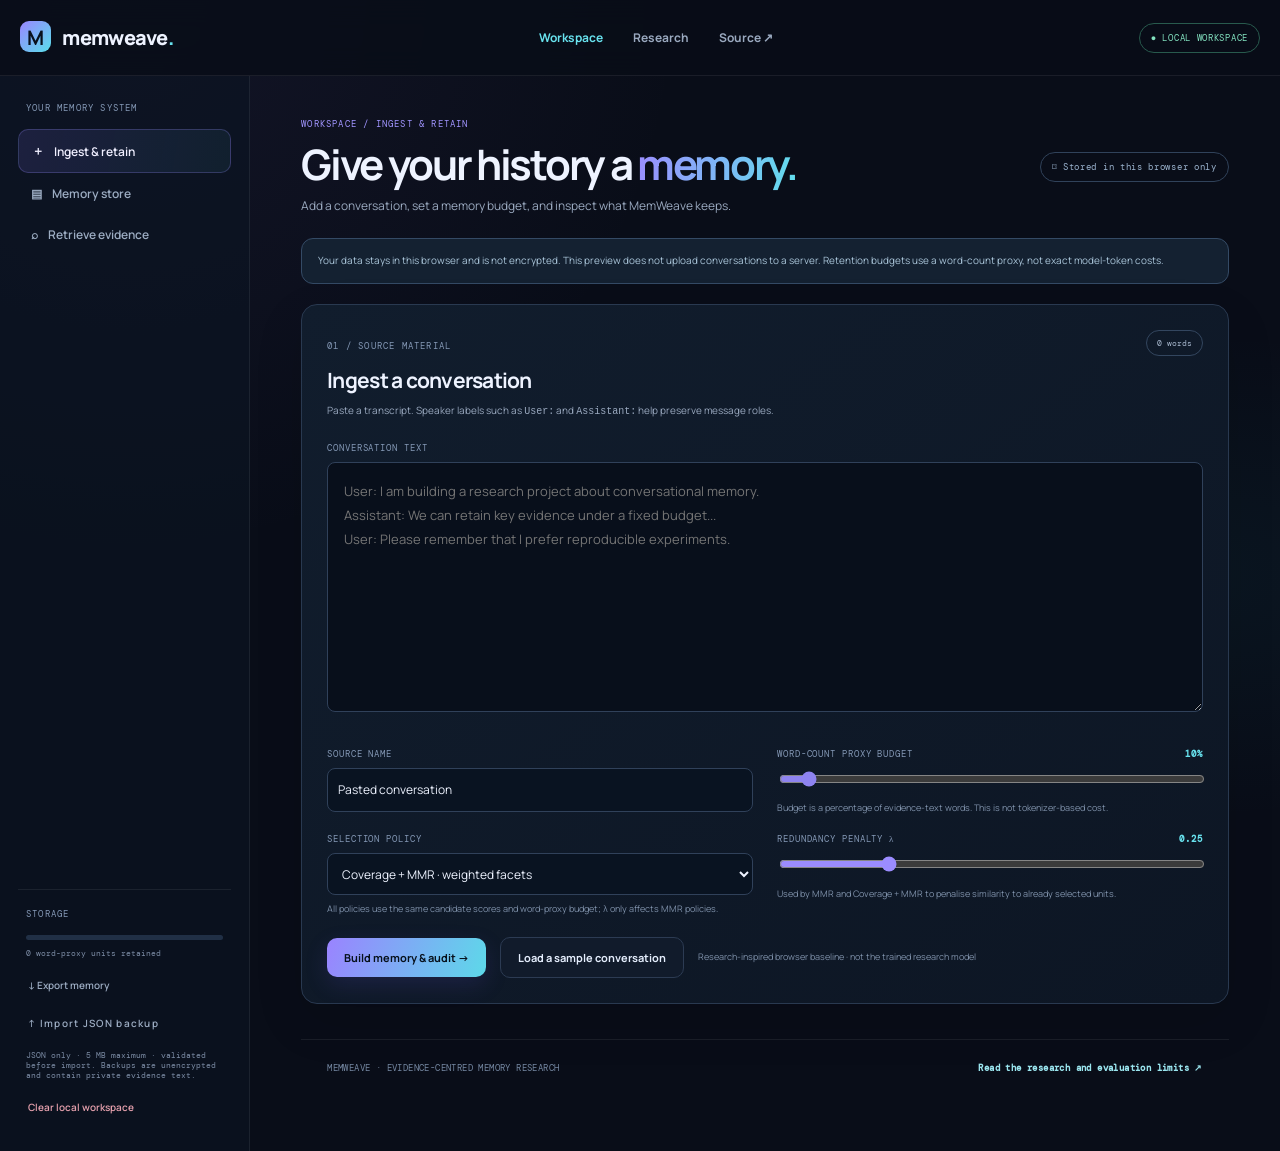
<file: site/workspace.html>
<!doctype html>
<html lang="en"><head><meta charset="utf-8"><meta name="viewport" content="width=device-width,initial-scale=1">
<meta name="theme-color" content="#090d18"><meta name="color-scheme" content="dark"><meta property="og:title" content="MemWeave Workspace"><meta property="og:description" content="A local-first environment to retain, inspect, and retrieve evidence from conversations."><meta name="description" content="MemWeave — an evidence-centred conversational memory workspace.">
<title>MemWeave Workspace — Build and inspect evidence memory</title><link rel="icon" type="image/svg+xml" href="./favicon.svg"><link rel="preconnect" href="https://fonts.googleapis.com"><link rel="preconnect" href="https://fonts.gstatic.com" crossorigin><link href="https://fonts.googleapis.com/css2?family=DM+Mono:wght@400;500&family=Manrope:wght@400;500;600;700;800&display=swap" rel="stylesheet"><link rel="stylesheet" href="./styles.css?v=portal-polish-1"></head>
<body class="workspace-page">
<header class="top"><a class="brand" href="./?v=6c746ca#question"><b>M</b> memweave<span>.</span></a><nav><a class="active" href="./workspace.html">Workspace</a><a href="./?v=6c746ca#question">Research</a><a href="https://github.com/tishaaaaaaaaa5-sketch/memweavee" target="_blank" rel="noreferrer">Source ↗</a></nav><span class="local-pill">● LOCAL WORKSPACE</span></header>
<main class="app-shell">
<aside class="app-sidebar"><div class="side-kicker">YOUR MEMORY SYSTEM</div><button class="side-tab active" data-view="ingest">＋ <span>Ingest & retain</span></button><button class="side-tab" data-view="memory">▤ <span>Memory store</span></button><button class="side-tab" data-view="retrieve">⌕ <span>Retrieve evidence</span></button><div class="side-bottom"><div class="side-kicker">STORAGE</div><div class="storage-meter"><div id="storage-fill"></div></div><small id="storage-label">0 words retained</small><button id="export-btn" class="side-action">↓ Export memory</button><label class="side-action import-label">↑ Import JSON backup<input id="import-file" type="file" accept=".json,application/json"></label><small class="file-safety-note">JSON only · 5 MB maximum · validated before import. Backups are unencrypted and contain private evidence text.</small><button id="clear-btn" class="side-action danger">Clear local workspace</button></div></aside>
<section class="app-main"><div class="app-heading"><div><div class="crumb" id="crumb">WORKSPACE / INGEST & RETAIN</div><h1 id="view-title">Give your history a <em>memory.</em></h1><p id="view-subtitle">Add a conversation, set a memory budget, and inspect what MemWeave keeps.</p></div><span class="privacy-tag">⌑ Stored in this browser only</span></div>
<div id="notice" class="notice" role="status">Your data stays in this browser and is not encrypted. This preview does not upload conversations to a server. Retention budgets use a word-count proxy, not exact model-token costs.</div>
<section id="view-ingest" class="view">
<div class="panel ingest-panel"><div class="panel-title"><div><span class="step-label">01 / SOURCE MATERIAL</span><h2>Ingest a conversation</h2><p>Paste a transcript. Speaker labels such as <code>User:</code> and <code>Assistant:</code> help preserve message roles.</p></div><span class="count-chip" id="input-count">0 words</span></div>
<label class="field-label" for="conversation">CONVERSATION TEXT</label><textarea id="conversation" class="big-input" placeholder="User: I am building a research project about conversational memory.&#10;Assistant: We can retain key evidence under a fixed budget...&#10;User: Please remember that I prefer reproducible experiments."></textarea>
<div class="form-grid"><div><label class="field-label" for="source-name">SOURCE NAME</label><input id="source-name" class="text-input" value="Pasted conversation" maxlength="100"></div><div><label class="field-label" for="budget">WORD-COUNT PROXY BUDGET <b id="budget-value">10%</b></label><input id="budget" type="range" min="5" max="100" step="5" value="10"><small class="field-hint">Budget is a percentage of evidence-text words. This is not tokenizer-based cost.</small></div></div>
<div class="form-grid selection-grid"><div><label class="field-label" for="policy">SELECTION POLICY</label><select id="policy" class="text-input"><option value="rank">Rank-only · baseline</option><option value="density">Score / word-cost density</option><option value="coverage_only">Coverage-only · weighted facets</option><option value="mmr">MMR-only · redundancy control</option><option value="coverage" selected>Coverage + MMR · weighted facets</option><option value="knapsack">Exact knapsack · additive-score optimum</option></select><small class="field-hint">All policies use the same candidate scores and word-proxy budget; λ only affects MMR policies.</small></div><div><label class="field-label" for="redundancy">REDUNDANCY PENALTY λ <b id="redundancy-value">0.25</b></label><input id="redundancy" type="range" min="0" max="1" step="0.05" value="0.25"><small class="field-hint">Used by MMR and Coverage + MMR to penalise similarity to already selected units.</small></div></div>
<div class="panel-actions"><button id="analyze-btn" class="btn primary">Build memory & audit →</button><button id="example-btn" class="btn secondary" type="button">Load a sample conversation</button><span class="muted-hint">Research-inspired browser baseline · not the trained research model</span></div></div>
<div id="retention-result" class="panel result-panel" hidden><div class="panel-title"><div><span class="step-label">02 / RETENTION AUDIT</span><h2>What made it into memory?</h2><p>Atomic evidence claims, source provenance, feature signals, coverage-aware selection, and explicit rejection reasons.</p></div><span class="count-chip" id="retained-count"></span></div><div class="retention-summary" id="retention-summary"></div><div id="selection-note" class="selection-note"></div><h3 class="audit-heading">Budget sweep · same policy</h3><div id="budget-sweep" aria-live="polite"></div><h3 class="audit-heading">Baseline comparison · same candidates and budgets</h3><div id="baseline-comparison" aria-live="polite"></div><h3 class="audit-heading">Question-level evidence evaluation</h3><div class="selection-note">For a held-out question, manually label all candidate units containing evidence needed to answer it. The audit separately measures whether evidence survives retention and whether BM25+MMR retrieves it from the retained subset. Neither is downstream answer quality; that requires the fixed reader evaluation.</div><label class="field-label" for="eval-question">HELD-OUT EVALUATION QUESTION</label><input id="eval-question" class="text-input" placeholder="Enter one future question this memory should answer"><div id="eval-labels" class="annotation-list"></div><div id="eval-metrics" aria-live="polite"></div><div class="panel-actions"><button id="eval-export-btn" class="btn secondary" type="button">Export evidence labels (JSON)</button></div><p class="method-note">Pipeline handoff: export one v2 JSON per distinct held-out question while keeping the same conversation and candidate evidence units loaded. Place the exports in one dedicated folder and run <code>memweave browser-audit --input /path/to/question_exports --output-dir results/browser_batch</code>. Batch mode checks matched candidates and retention selections, then reports macro metrics, question-bootstrap 95% intervals and paired deltas versus rank-only. These remain browser atomic-evidence diagnostics, not LongMemEval or answer-quality results.</p><h3 class="audit-heading">Selected evidence</h3><div id="retained-items" class="evidence-list"></div><div class="audit-subhead"><strong>Not retained</strong><span id="not-retained-count" class="count-chip"></span></div><div id="not-retained-items" class="evidence-list"></div><div class="panel-actions"><button id="save-btn" class="btn primary">Save selected evidence</button><button id="discard-btn" class="btn secondary">Discard analysis</button></div></div>
</section>
<section id="view-memory" class="view" hidden><div class="panel"><div class="panel-title"><div><span class="step-label">MEMORY STORE</span><h2>Retained evidence</h2><p>Inspect, filter, and remove memory items stored in this browser.</p></div><span class="count-chip" id="memory-count">0 items</span></div><input id="memory-filter" class="text-input filter-input" placeholder="Filter memories by keyword…"><div id="memory-list" class="evidence-list"><div class="empty">No memories saved yet. Start by ingesting a conversation.</div></div></div></section>
<section id="view-retrieve" class="view" hidden><div class="panel"><div class="panel-title"><div><span class="step-label">RETRIEVAL / EVIDENCE SEARCH</span><h2>Ask your memory</h2><p>Search retained evidence using BM25 term relevance with MMR diversification. This retrieves evidence; it does not generate or verify an answer.</p></div><span class="count-chip">BM25 + MMR BASELINE</span></div><form id="search-form" class="search-row"><input id="query" class="text-input" placeholder="e.g. What reproducibility preferences did I mention?" required><button class="btn primary">Retrieve →</button></form><div id="retrieval-meta" class="retrieval-meta"></div><div id="matches" class="evidence-list"><div class="empty">Enter a question to retrieve relevant evidence from your saved memory.</div></div><p class="method-note">Retrieval is query-conditioned and distinct from query-agnostic retention. BM25 and TF-IDF MMR are transparent lexical baselines; relevance scores are not calibrated confidence or answer accuracy.</p></div></section>
<footer class="app-footer"><span>MEMWEAVE · EVIDENCE-CENTRED MEMORY RESEARCH</span><a href="./?v=6c746ca#question">Read the research and evaluation limits ↗</a></footer>
</section></main><script src="./memory-engine.js?v=portal-polish-1" defer></script><script src="./safe-files.js?v=portal-polish-1" defer></script><script src="./app.js?v=portal-polish-1" defer></script></body></html>
</file>
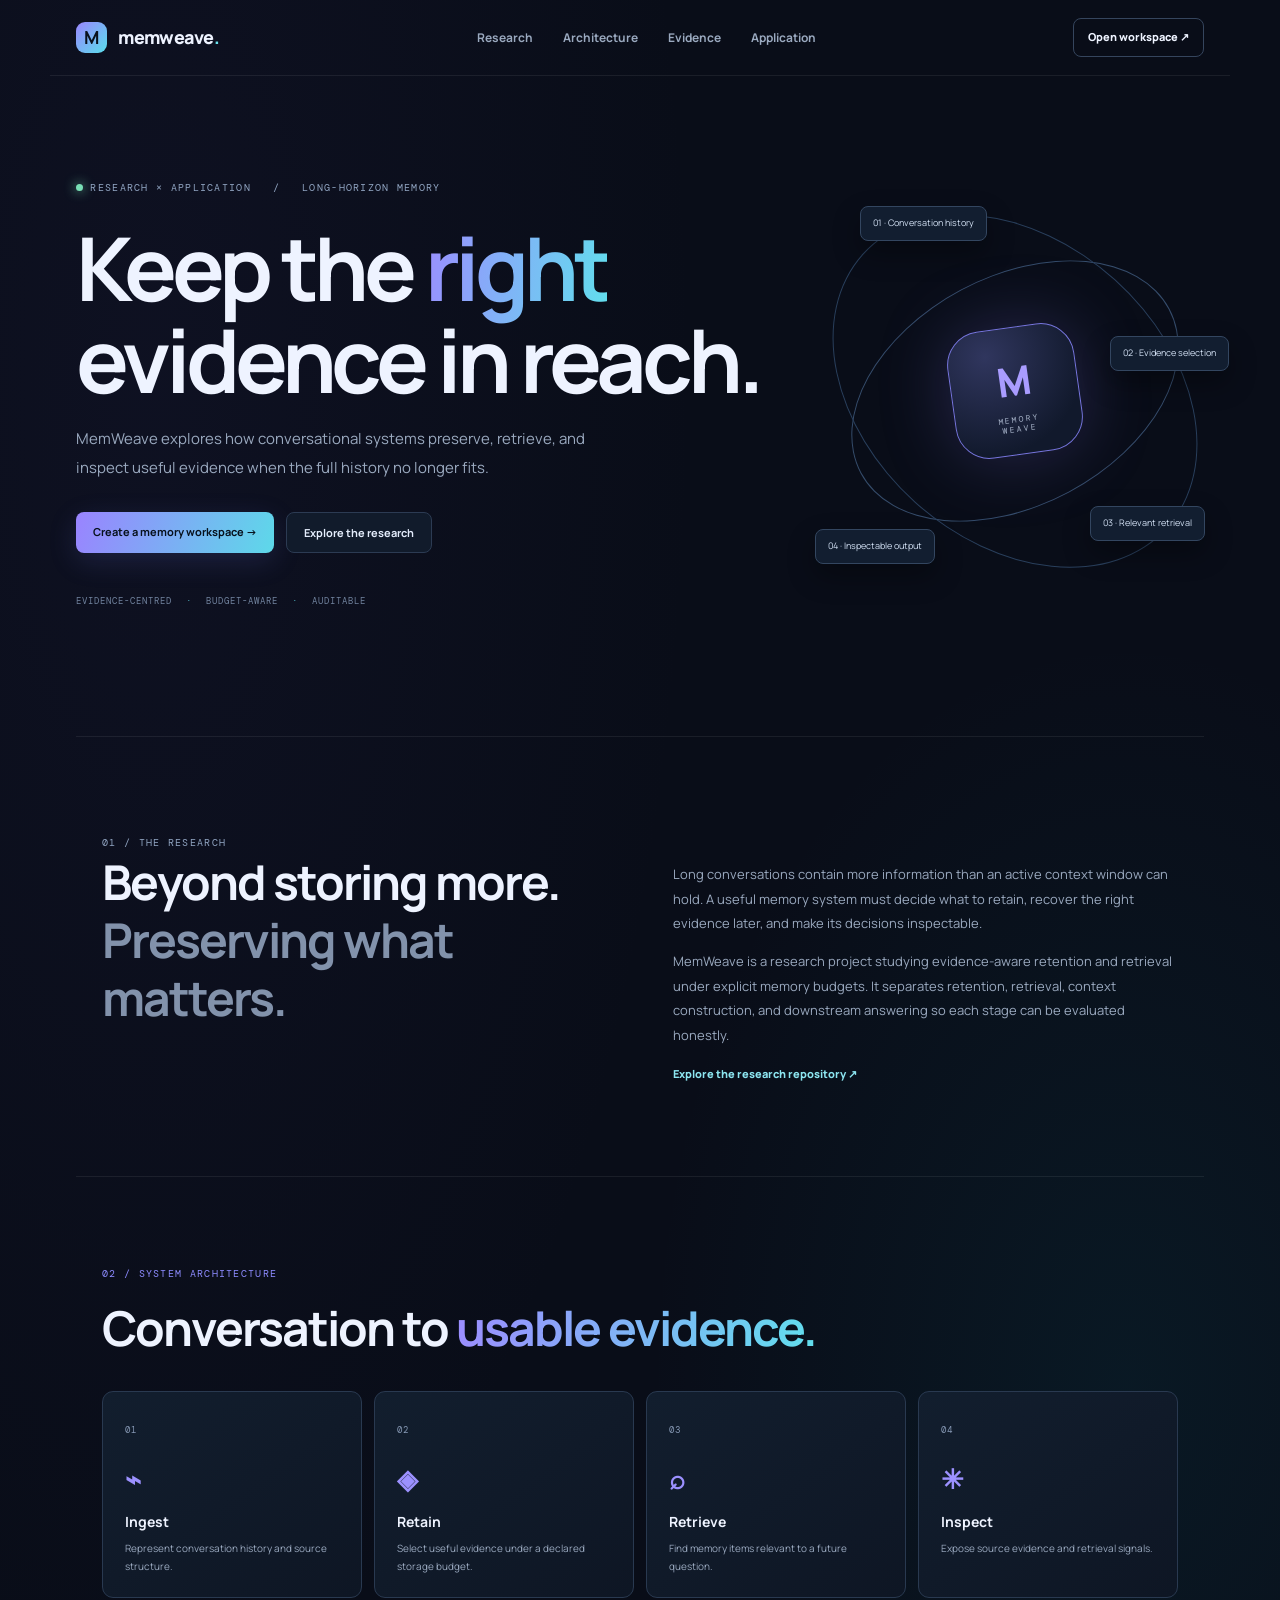
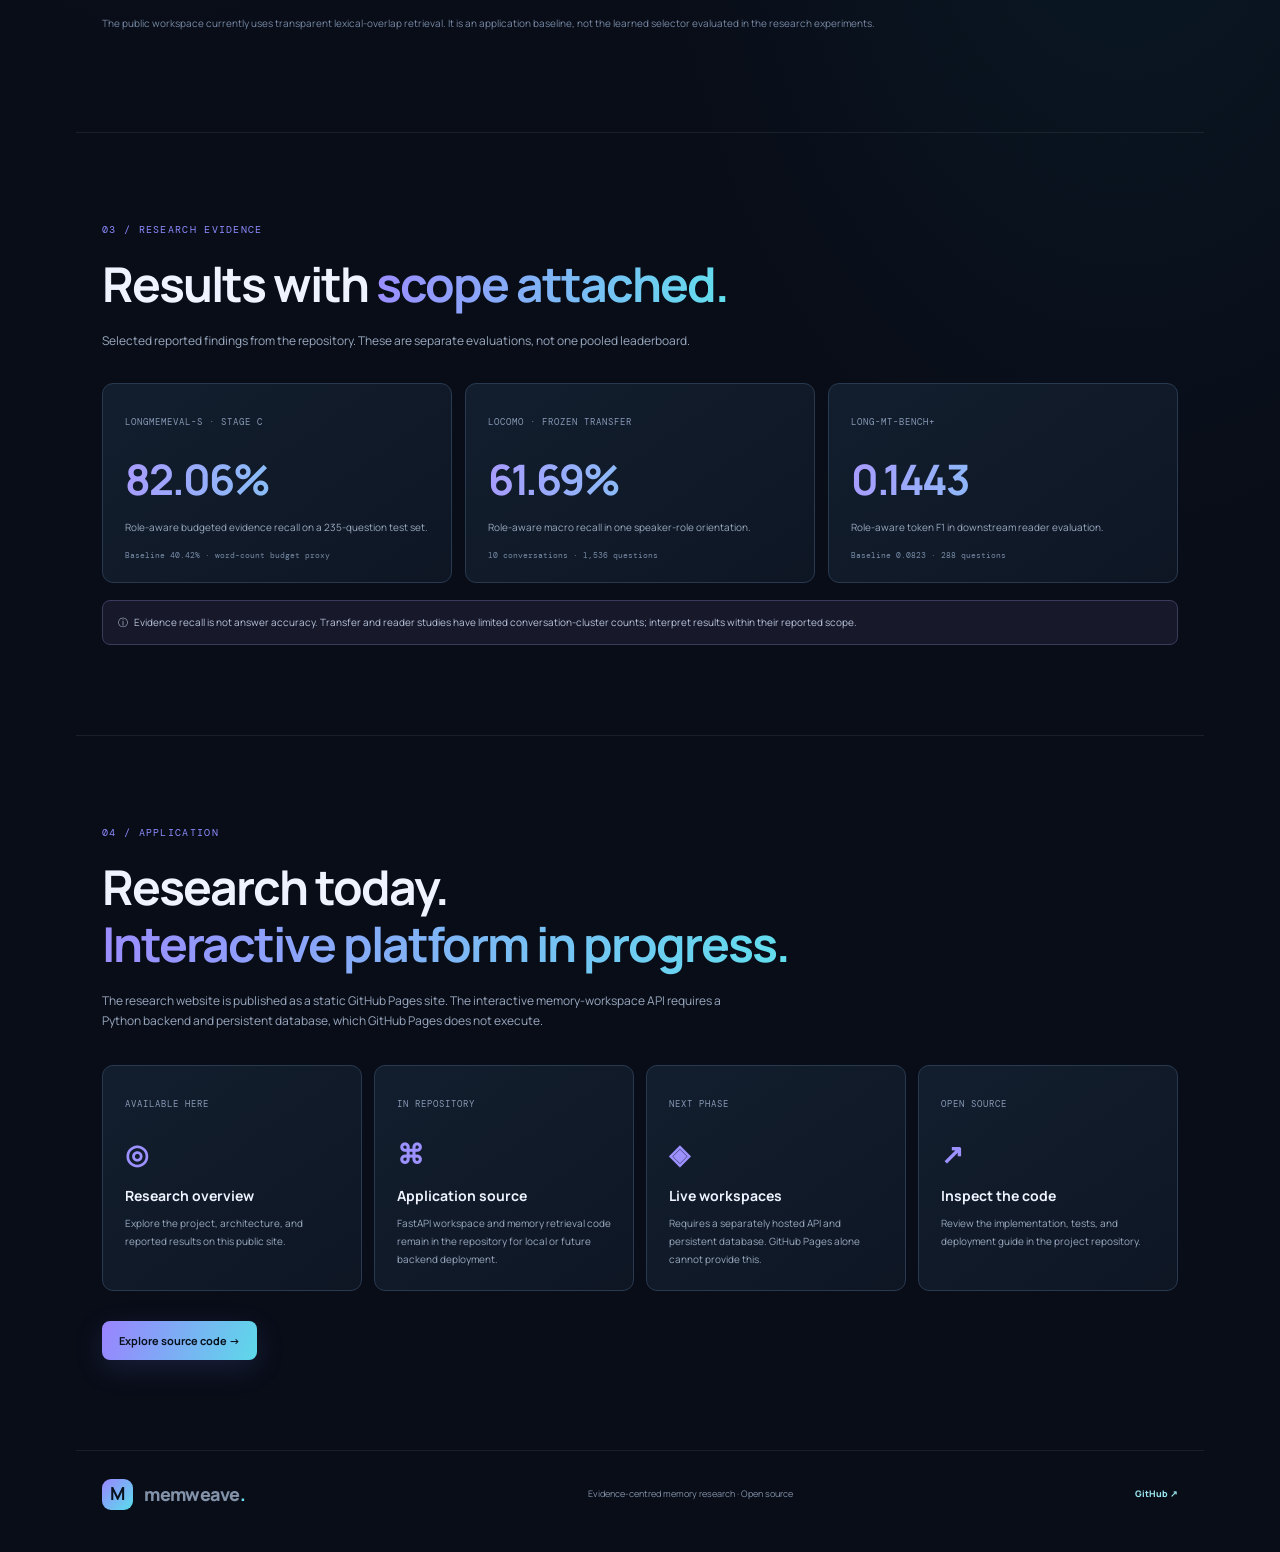
<file: MemWeave/web/research.html>
<!doctype html>
<html lang="en"><head><meta charset="utf-8"><meta name="viewport" content="width=device-width,initial-scale=1">
<meta name="theme-color" content="#090d18"><meta name="description" content="MemWeave — evidence-centred memory for long-horizon conversational systems.">
<title>MemWeave — Evidence-centred AI memory</title>
<link rel="preconnect" href="https://fonts.googleapis.com"><link rel="preconnect" href="https://fonts.gstatic.com" crossorigin>
<link href="https://fonts.googleapis.com/css2?family=DM+Mono:wght@400;500&family=Manrope:wght@400;500;600;700;800&display=swap" rel="stylesheet">
<link rel="stylesheet" href="./styles.css"></head><body>
<header class="top"><a class="brand" href="#"><b>M</b> memweave<span>.</span></a><nav><a href="#research">Research</a><a href="#architecture">Architecture</a><a href="#evidence">Evidence</a><a href="#app">Application</a></nav><a class="top-cta" href="#app">Open workspace ↗</a></header>
<main>
<section class="hero"><div class="eyebrow"><i></i> RESEARCH × APPLICATION &nbsp; / &nbsp; LONG-HORIZON MEMORY</div>
<h1>Keep the <em>right</em><br>evidence in reach.</h1><p class="lead">MemWeave explores how conversational systems preserve, retrieve, and inspect useful evidence when the full history no longer fits.</p>
<div class="actions"><a class="btn primary" href="#app">Create a memory workspace →</a><a class="btn secondary" href="#research">Explore the research</a></div>
<div class="orbit"><div class="orbit-ring ring1"></div><div class="orbit-ring ring2"></div><div class="core">M<small>MEMORY<br>WEAVE</small></div><span class="chip c1">01 · Conversation history</span><span class="chip c2">02 · Evidence selection</span><span class="chip c3">03 · Relevant retrieval</span><span class="chip c4">04 · Inspectable output</span></div>
<div class="hero-tags">EVIDENCE-CENTRED <i>·</i> BUDGET-AWARE <i>·</i> AUDITABLE</div></section>
<section class="section two" id="research"><div><label>01 / THE RESEARCH</label><h2>Beyond storing more.<br><span>Preserving what matters.</span></h2></div><div class="copy"><p>Long conversations contain more information than an active context window can hold. A useful memory system must decide what to retain, recover the right evidence later, and make its decisions inspectable.</p><p>MemWeave is a research project studying evidence-aware retention and retrieval under explicit memory budgets. It separates retention, retrieval, context construction, and downstream answering so each stage can be evaluated honestly.</p><a href="https://github.com/tishaaaaaaaaa5-sketch/memweavee" target="_blank" rel="noreferrer">Explore the research repository ↗</a></div></section>
<section class="section" id="architecture"><label>02 / SYSTEM ARCHITECTURE</label><h2>Conversation to <em>usable evidence.</em></h2><div class="steps"><article><small>01</small><b>⌁</b><h3>Ingest</h3><p>Represent conversation history and source structure.</p></article><article><small>02</small><b>◈</b><h3>Retain</h3><p>Select useful evidence under a declared storage budget.</p></article><article><small>03</small><b>⌕</b><h3>Retrieve</h3><p>Find memory items relevant to a future question.</p></article><article><small>04</small><b>✳</b><h3>Inspect</h3><p>Expose source evidence and retrieval signals.</p></article></div><p class="fine">The public workspace currently uses transparent lexical-overlap retrieval. It is an application baseline, not the learned selector evaluated in the research experiments.</p></section>
<section class="section" id="evidence"><label>03 / RESEARCH EVIDENCE</label><h2>Results with <em>scope attached.</em></h2><p class="sub">Selected reported findings from the repository. These are separate evaluations, not one pooled leaderboard.</p><div class="metrics"><article><small>LONGMEMEVAL-S · STAGE C</small><strong>82.06%</strong><p>Role-aware budgeted evidence recall on a 235-question test set.</p><span>Baseline 40.42% · word-count budget proxy</span></article><article><small>LOCOMO · FROZEN TRANSFER</small><strong>61.69%</strong><p>Role-aware macro recall in one speaker-role orientation.</p><span>10 conversations · 1,536 questions</span></article><article><small>LONG-MT-BENCH+</small><strong>0.1443</strong><p>Role-aware token F1 in downstream reader evaluation.</p><span>Baseline 0.0823 · 288 questions</span></article></div><div class="note">ⓘ &nbsp; Evidence recall is not answer accuracy. Transfer and reader studies have limited conversation-cluster counts; interpret results within their reported scope.</div></section>
<section class="section" id="app"><label>04 / APPLICATION</label><h2>Research today.<br><em>Interactive platform in progress.</em></h2><p class="sub">The research website is published as a static GitHub Pages site. The interactive memory-workspace API requires a Python backend and persistent database, which GitHub Pages does not execute.</p><div class="steps"><article><small>AVAILABLE HERE</small><b>◎</b><h3>Research overview</h3><p>Explore the project, architecture, and reported results on this public site.</p></article><article><small>IN REPOSITORY</small><b>⌘</b><h3>Application source</h3><p>FastAPI workspace and memory retrieval code remain in the repository for local or future backend deployment.</p></article><article><small>NEXT PHASE</small><b>◈</b><h3>Live workspaces</h3><p>Requires a separately hosted API and persistent database. GitHub Pages alone cannot provide this.</p></article><article><small>OPEN SOURCE</small><b>↗</b><h3>Inspect the code</h3><p>Review the implementation, tests, and deployment guide in the project repository.</p></article></div><div class="actions"><a class="btn primary" href="https://github.com/tishaaaaaaaaa5-sketch/memweavee" target="_blank" rel="noreferrer">Explore source code →</a></div></section>
</main><footer><a class="brand" href="#"><b>M</b> memweave<span>.</span></a><span>Evidence-centred memory research · Open source</span><a href="https://github.com/tishaaaaaaaaa5-sketch/memweavee" target="_blank" rel="noreferrer">GitHub ↗</a></footer>
</body></html>
</file>
<file: MemWeave/web/styles.css>
:root{color-scheme:dark;--bg:#090d18;--panel:#111b2b;--line:#293951;--text:#eef3ff;--muted:#9aa9bf;--cyan:#68e2ee;--violet:#9b8cff;--green:#79dfb5;font-family:Manrope,Arial,sans-serif}*{box-sizing:border-box}html{scroll-behavior:smooth}body{margin:0;background:radial-gradient(ellipse at 12% 12%,#342d681f,transparent 34%),radial-gradient(ellipse at 88% 44%,#0c81901a,transparent 30%),var(--bg);color:var(--text);line-height:1.65}a{color:inherit;text-decoration:none}.top{height:76px;max-width:1180px;margin:auto;padding:0 26px;display:flex;align-items:center;justify-content:space-between;border-bottom:1px solid #ffffff12}.brand{font-size:18px;font-weight:800;letter-spacing:-.7px}.brand b,.mini-brand b{display:inline-grid;place-items:center;width:31px;height:31px;margin-right:8px;border-radius:9px;background:linear-gradient(135deg,#9a86ff,#59deeb);color:#09111d}.brand span{color:var(--cyan)}nav{display:flex;gap:30px;color:var(--muted);font-size:12px;font-weight:700}.top-cta{border:1px solid #35455d;padding:9px 14px;border-radius:8px;font-size:11px;font-weight:800}.hero{max-width:1180px;margin:auto;padding:105px 26px 65px;min-height:660px;position:relative}.eyebrow,label{font:10px 'DM Mono',monospace;letter-spacing:1.3px;color:#91a5c2}.eyebrow i{display:inline-block;width:7px;height:7px;background:var(--green);border-radius:50%;box-shadow:0 0 12px var(--green)}h1{font-size:clamp(54px,7vw,88px);line-height:1.04;letter-spacing:-5px;margin:28px 0 20px}h1 em,h2 em{font-style:normal;background:linear-gradient(100deg,#9c8cff,#61dfed);background-clip:text;color:transparent}.lead{max-width:560px;color:var(--muted);font-size:15px;line-height:1.9}.actions{display:flex;gap:12px;margin-top:30px}.btn{border:0;border-radius:8px;padding:12px 17px;font:700 11px Manrope,Arial;cursor:pointer}.primary{background:linear-gradient(110deg,#9a83ff,#5dd9e9);color:#07111c;box-shadow:0 8px 28px #6975e52b}.secondary{background:#111b2b;border:1px solid #2c3b53;color:#e4edfc}.hero-tags{margin-top:42px;font:9px 'DM Mono',monospace;letter-spacing:1px;color:#71839e}.hero-tags i{color:#5edce9;margin:0 8px}.orbit{position:absolute;right:5px;top:110px;width:420px;height:410px;display:grid;place-items:center}.orbit-ring{position:absolute;border:1px solid #354c6b;border-radius:50%;width:350px;height:230px;transform:rotate(-28deg)}.ring2{width:410px;height:300px;transform:rotate(42deg);border-color:#293f5c}.core{width:128px;height:128px;border:1px solid #7776df;border-radius:34px;background:radial-gradient(circle at 30% 20%,#30365e,#11192c 75%);box-shadow:0 0 70px #7771df44;display:grid;place-content:center;text-align:center;font-size:40px;font-weight:900;color:#a99cff;transform:rotate(-8deg)}.core small{font:8px 'DM Mono';letter-spacing:2px;color:#a9b5cb}.chip{position:absolute;background:#121e30;border:1px solid #334660;padding:9px 12px;border-radius:8px;font-size:9px;color:#d3e1f4;box-shadow:0 12px 28px #0005}.c1{top:20px;left:55px}.c2{right:-4px;top:150px}.c3{right:20px;bottom:55px}.c4{left:10px;bottom:32px}.section{max-width:1128px;margin:auto;padding:90px 26px;border-top:1px solid #ffffff12}.section>label{display:block;color:#8d8bff;margin-bottom:19px}.section h2{font-size:clamp(32px,4vw,48px);line-height:1.2;letter-spacing:-2px;margin:0 0 18px}.two{display:grid;grid-template-columns:1fr 1fr;gap:65px}.two h2 span{color:#8292ab}.copy{padding-top:22px;color:var(--muted);font-size:13px;line-height:1.9}.copy a{color:#8ce5f0;font-weight:800;font-size:11px}.steps{display:grid;grid-template-columns:repeat(4,1fr);gap:12px;margin-top:35px}.steps article,.metrics article{border:1px solid #293950;border-radius:11px;background:linear-gradient(145deg,#121e2e,#0e1624);padding:22px}.steps small,.metrics small{font:9px 'DM Mono';color:#8799b5;letter-spacing:1px}.steps b{display:block;font-size:27px;color:#9c91ff;margin:17px 0 8px}.steps h3{font-size:14px;margin:0 0 6px}.steps p,.metrics p{font-size:10px;color:var(--muted);line-height:1.8;margin:0}.fine{font-size:10px;color:#7789a4;line-height:1.8;margin-top:16px}.sub{font-size:12px;color:var(--muted);max-width:650px}.metrics{display:grid;grid-template-columns:repeat(3,1fr);gap:13px;margin-top:32px}.metrics strong{display:block;font-size:42px;letter-spacing:-2px;margin:13px 0 4px;background:linear-gradient(100deg,#a99bff,#66e1ed);background-clip:text;color:transparent}.metrics article>span{display:block;font:8px 'DM Mono';color:#788ba6;margin-top:14px}.note{margin-top:17px;padding:13px 15px;border:1px solid #3b3b5e;background:#17192b;border-radius:8px;color:#b8c2d8;font-size:10px}.app-heading{display:flex;align-items:end;justify-content:space-between}.private{font:9px 'DM Mono';color:#7ee1b7;border:1px solid #2a584b;padding:7px 10px;border-radius:30px}.console{display:grid;grid-template-columns:205px 1fr;border:1px solid #2a3a53;border-radius:13px;overflow:hidden;background:#0d1522;margin-top:25px;min-height:490px;box-shadow:0 24px 80px #0005}.console aside{background:#0b1320;border-right:1px solid #27374e;padding:20px 13px;display:flex;flex-direction:column}.mini-brand{display:flex;align-items:center;font-size:10px;font-weight:800}.mini-brand b{width:27px;height:27px;display:grid;place-items:center}.mini-brand small{display:block;font:7px 'DM Mono';color:#7b8da7;letter-spacing:1px}.aside-label{font:8px 'DM Mono';color:#778aa5;margin:28px 7px 8px}.tab{border:0;background:transparent;color:#98a8bf;text-align:left;padding:10px;border-radius:7px;font:600 10px Manrope;cursor:pointer}.tab.active,.tab:hover{background:#1b2940;color:#eaf2ff}.aside-foot{margin-top:auto;color:#8394ac;font:9px 'DM Mono'}.console-main{padding:22px 26px;min-width:0}.console-bar{display:flex;justify-content:space-between;border-bottom:1px solid #283950;padding-bottom:13px;color:#94a6c0;font:8px 'DM Mono';letter-spacing:1px}.welcome{text-align:center;max-width:430px;margin:70px auto}.welcome>div{font-size:25px;color:#a99aff}.welcome h3{font-size:18px;margin:10px 0 5px}.welcome p{font-size:10px;color:var(--muted);line-height:1.8;margin-bottom:20px}.panel-head{display:flex;justify-content:space-between;align-items:center;margin:20px 0}.panel-head h3{font-size:16px;margin:0}.panel-head p{font-size:10px;color:var(--muted);margin:3px 0}.panel-head>span{font:8px 'DM Mono';border:1px solid #34455f;padding:6px 9px;border-radius:20px;color:#a8b7ce}.form{background:#121f30;border:1px solid #2c3e57;padding:15px;border-radius:9px}.form label{display:block;font-size:8px;margin-bottom:9px}.form textarea{width:100%;min-height:85px;resize:vertical;background:#0b1421;border:1px solid #2a3b53;border-radius:7px;padding:11px;color:var(--text);font:10px Manrope}.form-row{display:flex;gap:8px;margin-top:9px}.form-row input{flex:1;min-width:0;background:#0b1421;border:1px solid #2a3b53;border-radius:7px;padding:10px;color:var(--text);font:10px Manrope}.form-row .btn{padding:10px 13px}.list-head{display:flex;justify-content:space-between;margin:22px 0 9px;font-size:10px}.list-head small{font:8px 'DM Mono';color:#71839e}.memory-list{display:grid;gap:8px}.memory-card{border:1px solid #2b3c54;border-radius:8px;background:#111d2c;padding:13px}.memory-card p{font-size:10px;color:#d7e2f1;white-space:pre-wrap;overflow-wrap:anywhere;margin:0}.memory-meta{display:flex;justify-content:space-between;gap:8px;margin-top:10px;font:8px 'DM Mono';color:#8294ad}.memory-meta button{background:none;border:0;color:#e19aa7;cursor:pointer;font:9px Manrope}.match-score{color:#8ce1c2}.empty{padding:22px;text-align:center;border:1px dashed #34455e;border-radius:8px;color:#8192aa;font-size:10px}.form-row input:focus,.form textarea:focus{outline:1px solid #8885ed}#status{min-height:20px;margin-top:10px;font-size:10px;color:#9be2c1}#status.error{color:#f0a0a8}footer{max-width:1128px;margin:auto;padding:28px 26px 42px;border-top:1px solid #ffffff12;display:flex;align-items:center;justify-content:space-between;color:#8292a9;font-size:9px}footer>a:last-child{color:#9ae5ee;font-weight:800}@media(max-width:850px){.orbit{right:-115px;opacity:.28}.hero{min-height:620px}.steps{grid-template-columns:repeat(2,1fr)}.two{gap:25px}}@media(max-width:620px){.top{height:64px;padding:0 17px}nav{display:none}.top-cta{font-size:9px}.hero{padding:80px 19px 55px;min-height:600px}.hero h1{font-size:53px;letter-spacing:-3px}.lead{font-size:12px}.orbit{top:230px;right:-205px;transform:scale(.8);opacity:.16}.section{padding:68px 19px}.two{grid-template-columns:1fr;gap:0}.steps,.metrics{grid-template-columns:1fr}.app-heading{display:block}.private{display:inline-block;margin-top:10px}.console{grid-template-columns:1fr}.console aside{border-right:0;border-bottom:1px solid #27374e;display:grid;grid-template-columns:1fr 1fr;gap:3px}.mini-brand{grid-column:1/-1}.aside-label{display:none}.aside-foot{grid-column:1/-1;margin-top:5px}.console-main{padding:16px 12px}.console-bar span:last-child{display:none}.form-row{flex-direction:column}.form-row .btn{width:100%}footer{padding:25px 18px;gap:12px;flex-wrap:wrap}footer>span{order:3;width:100%}}
/* Browser-local MemWeave workspace */
.workspace-page .top{max-width:1440px;padding:0 32px}.workspace-page nav a.active{color:var(--cyan)}.local-pill,.privacy-tag{font:9px 'DM Mono';letter-spacing:.7px;color:#83e2c0;border:1px solid #285a4d;border-radius:30px;padding:8px 11px}.app-shell{max-width:1440px;margin:auto;display:grid;grid-template-columns:235px minmax(0,1fr);min-height:calc(100vh - 77px)}.app-sidebar{padding:28px 17px;border-right:1px solid #ffffff12;background:#0b1220;display:flex;flex-direction:column}.side-kicker,.crumb,.step-label,.field-label{font:9px 'DM Mono';letter-spacing:1.2px;color:#8498b5}.side-kicker{margin:0 8px 15px}.side-tab,.side-action{border:0;background:transparent;color:#9cacc2;text-align:left;padding:12px 10px;border-radius:8px;font:600 11px Manrope;cursor:pointer;display:flex;gap:10px;align-items:center}.side-tab.active,.side-tab:hover{background:#1a2940;color:#eff5ff}.side-bottom{margin-top:auto}.storage-meter{height:5px;background:#202f45;border-radius:9px;overflow:hidden;margin:8px}.storage-meter div{height:100%;width:0;background:linear-gradient(90deg,#9a83ff,#5dd9e9);transition:width .2s}.side-bottom small{display:block;color:#7d8da6;font:8px 'DM Mono';margin:8px}.side-action{width:100%;font-size:10px}.side-action:hover{background:#16243a}.side-action.danger{color:#e5a0ad}.import-label{cursor:pointer}.import-label input{display:none}.app-main{padding:34px clamp(18px,4vw,58px) 28px;min-width:0}.app-heading{display:flex;align-items:center;justify-content:space-between;gap:20px;margin-bottom:20px}.crumb{color:#a195ff;margin-bottom:11px}.app-heading h1{font-size:clamp(30px,4vw,48px);letter-spacing:-2px;margin:0 0 8px}.app-heading h1 em{font-style:normal;background:linear-gradient(100deg,#9c8cff,#61dfed);background-clip:text;color:transparent}.app-heading p{font-size:12px;color:var(--muted);margin:0}.privacy-tag{color:#9cb4cf;border-color:#30425a;white-space:nowrap}.notice{border:1px solid #2c4960;background:#102132;color:#a9c4d8;border-radius:8px;padding:11px 14px;font-size:10px;margin:20px 0}.notice.error{border-color:#73434c;color:#f0a5b1;background:#27171e}.view .panel{border:1px solid #293950;border-radius:12px;background:linear-gradient(145deg,#111d2d,#0d1624);padding:clamp(16px,3vw,28px);margin-bottom:20px}.panel-title{display:flex;justify-content:space-between;align-items:flex-start;gap:18px;margin-bottom:22px}.panel-title h2{font-size:19px;margin:7px 0 4px;letter-spacing:-.5px}.panel-title p{font-size:10px;color:var(--muted);margin:0;line-height:1.7}.count-chip{white-space:nowrap;border:1px solid #33465f;border-radius:20px;padding:7px 10px;color:#a9b9cf;font:8px 'DM Mono'}.field-label{display:block;margin:14px 0 8px}.field-label b{float:right;color:var(--cyan)}.big-input,.text-input{width:100%;border:1px solid #30415a;border-radius:8px;background:#091321;color:#eef3ff;padding:13px;font:11px Manrope;outline:none}.big-input{min-height:210px;resize:vertical;line-height:1.8}.big-input:focus,.text-input:focus{border-color:#8d83ee;box-shadow:0 0 0 2px #8d83ee20}.form-grid{display:grid;grid-template-columns:1fr 1fr;gap:24px;margin-top:14px}.form-grid .text-input{padding:10px}.form-grid input[type=range]{width:100%;accent-color:#8e83f0}.field-hint,.muted-hint{font-size:9px;color:#7f91aa}.panel-actions{display:flex;align-items:center;gap:14px;flex-wrap:wrap;margin-top:20px}.panel-actions .btn{cursor:pointer}.btn:disabled{opacity:.5;cursor:not-allowed}.result-panel{margin-top:20px}.retention-summary{display:grid;grid-template-columns:repeat(3,1fr);gap:10px;margin:15px 0 20px}.retention-summary>div{border:1px solid #2c4058;background:#0c1726;padding:14px;border-radius:8px}.retention-summary strong{display:block;font-size:25px;letter-spacing:-1px;color:#9e94ff}.retention-summary span{font:8px 'DM Mono';color:#8497b1}.evidence-list{display:grid;gap:10px;margin-top:14px}.evidence-card{border:1px solid #2a3e56;background:#0d1827;border-radius:9px;padding:14px}.evidence-top{display:flex;align-items:center;gap:8px;flex-wrap:wrap}.role-tag,.source-tag,.score-tag{font:8px 'DM Mono';letter-spacing:.5px;border-radius:4px;padding:5px 7px;background:#202c46;color:#b7c5db}.role-tag{color:#a8a0ff;background:#282448}.score-tag{margin-left:auto;color:#8be2c1;background:#18342f}.evidence-card>p{font-size:11px;line-height:1.8;color:#e0e8f4;white-space:pre-wrap;overflow-wrap:anywhere;margin:12px 0}.evidence-foot{display:flex;justify-content:space-between;gap:10px;color:#8496ad;font:8px 'DM Mono';line-height:1.6}.remove-item{border:0;background:transparent;color:#e5a0ad;cursor:pointer;font:9px Manrope}.search-row{display:flex;gap:10px}.search-row .text-input{flex:1}.retrieval-meta,.method-note{font-size:9px;color:#899bb4;margin-top:14px}.method-note{border-top:1px solid #293950;padding-top:14px;line-height:1.8}.filter-input{max-width:460px}.app-footer{display:flex;justify-content:space-between;gap:15px;border-top:1px solid #ffffff12;margin-top:35px;padding-top:20px;color:#7487a1;font:8px 'DM Mono';letter-spacing:.4px}.app-footer a{color:#9bdaeb}.view[hidden],.result-panel[hidden]{display:none!important}
@media(max-width:760px){.workspace-page .top{padding:0 16px}.app-shell{grid-template-columns:1fr}.app-sidebar{border-right:0;border-bottom:1px solid #ffffff12;padding:10px 14px;display:flex;flex-direction:row;align-items:center;gap:4px;overflow-x:auto}.side-kicker,.side-bottom{display:none}.side-tab{white-space:nowrap;padding:10px}.app-main{padding:25px 16px}.app-heading{align-items:flex-start;flex-direction:column}.form-grid{grid-template-columns:1fr;gap:4px}.retention-summary{grid-template-columns:1fr 1fr 1fr}.app-footer{flex-direction:column}.local-pill{font-size:7px}.search-row{flex-direction:column}.search-row .btn{width:100%}}
</file>
<file: styles.css>
:root{color-scheme:dark;--bg:#090d18;--panel:#111b2b;--line:#293951;--text:#eef3ff;--muted:#9aa9bf;--cyan:#68e2ee;--violet:#9b8cff;--green:#79dfb5;font-family:Manrope,Arial,sans-serif}*{box-sizing:border-box}html{scroll-behavior:smooth}body{margin:0;background:radial-gradient(ellipse at 12% 12%,#342d681f,transparent 34%),radial-gradient(ellipse at 88% 44%,#0c81901a,transparent 30%),var(--bg);color:var(--text);line-height:1.65}a{color:inherit;text-decoration:none}.top{height:76px;max-width:1180px;margin:auto;padding:0 26px;display:flex;align-items:center;justify-content:space-between;border-bottom:1px solid #ffffff12}.brand{font-size:18px;font-weight:800;letter-spacing:-.7px}.brand b,.mini-brand b{display:inline-grid;place-items:center;width:31px;height:31px;margin-right:8px;border-radius:9px;background:linear-gradient(135deg,#9a86ff,#59deeb);color:#09111d}.brand span{color:var(--cyan)}nav{display:flex;gap:30px;color:var(--muted);font-size:12px;font-weight:700}.top-cta{border:1px solid #35455d;padding:9px 14px;border-radius:8px;font-size:11px;font-weight:800}.hero{max-width:1180px;margin:auto;padding:105px 26px 65px;min-height:660px;position:relative}.eyebrow,label{font:10px 'DM Mono',monospace;letter-spacing:1.3px;color:#91a5c2}.eyebrow i{display:inline-block;width:7px;height:7px;background:var(--green);border-radius:50%;box-shadow:0 0 12px var(--green)}h1{font-size:clamp(54px,7vw,88px);line-height:1.04;letter-spacing:-5px;margin:28px 0 20px}h1 em,h2 em{font-style:normal;background:linear-gradient(100deg,#9c8cff,#61dfed);background-clip:text;color:transparent}.lead{max-width:560px;color:var(--muted);font-size:15px;line-height:1.9}.actions{display:flex;gap:12px;margin-top:30px}.btn{border:0;border-radius:8px;padding:12px 17px;font:700 11px Manrope,Arial;cursor:pointer}.primary{background:linear-gradient(110deg,#9a83ff,#5dd9e9);color:#07111c;box-shadow:0 8px 28px #6975e52b}.secondary{background:#111b2b;border:1px solid #2c3b53;color:#e4edfc}.hero-tags{margin-top:42px;font:9px 'DM Mono',monospace;letter-spacing:1px;color:#71839e}.hero-tags i{color:#5edce9;margin:0 8px}.orbit{position:absolute;right:5px;top:110px;width:420px;height:410px;display:grid;place-items:center}.orbit-ring{position:absolute;border:1px solid #354c6b;border-radius:50%;width:350px;height:230px;transform:rotate(-28deg)}.ring2{width:410px;height:300px;transform:rotate(42deg);border-color:#293f5c}.core{width:128px;height:128px;border:1px solid #7776df;border-radius:34px;background:radial-gradient(circle at 30% 20%,#30365e,#11192c 75%);box-shadow:0 0 70px #7771df44;display:grid;place-content:center;text-align:center;font-size:40px;font-weight:900;color:#a99cff;transform:rotate(-8deg)}.core small{font:8px 'DM Mono';letter-spacing:2px;color:#a9b5cb}.chip{position:absolute;background:#121e30;border:1px solid #334660;padding:9px 12px;border-radius:8px;font-size:9px;color:#d3e1f4;box-shadow:0 12px 28px #0005}.c1{top:20px;left:55px}.c2{right:-4px;top:150px}.c3{right:20px;bottom:55px}.c4{left:10px;bottom:32px}.section{max-width:1128px;margin:auto;padding:90px 26px;border-top:1px solid #ffffff12}.section>label{display:block;color:#8d8bff;margin-bottom:19px}.section h2{font-size:clamp(32px,4vw,48px);line-height:1.2;letter-spacing:-2px;margin:0 0 18px}.two{display:grid;grid-template-columns:1fr 1fr;gap:65px}.two h2 span{color:#8292ab}.copy{padding-top:22px;color:var(--muted);font-size:13px;line-height:1.9}.copy a{color:#8ce5f0;font-weight:800;font-size:11px}.steps{display:grid;grid-template-columns:repeat(4,1fr);gap:12px;margin-top:35px}.steps article,.metrics article{border:1px solid #293950;border-radius:11px;background:linear-gradient(145deg,#121e2e,#0e1624);padding:22px}.steps small,.metrics small{font:9px 'DM Mono';color:#8799b5;letter-spacing:1px}.steps b{display:block;font-size:27px;color:#9c91ff;margin:17px 0 8px}.steps h3{font-size:14px;margin:0 0 6px}.steps p,.metrics p{font-size:10px;color:var(--muted);line-height:1.8;margin:0}.fine{font-size:10px;color:#7789a4;line-height:1.8;margin-top:16px}.sub{font-size:12px;color:var(--muted);max-width:650px}.metrics{display:grid;grid-template-columns:repeat(3,1fr);gap:13px;margin-top:32px}.metrics strong{display:block;font-size:42px;letter-spacing:-2px;margin:13px 0 4px;background:linear-gradient(100deg,#a99bff,#66e1ed);background-clip:text;color:transparent}.metrics article>span{display:block;font:8px 'DM Mono';color:#788ba6;margin-top:14px}.note{margin-top:17px;padding:13px 15px;border:1px solid #3b3b5e;background:#17192b;border-radius:8px;color:#b8c2d8;font-size:10px}.app-heading{display:flex;align-items:end;justify-content:space-between}.private{font:9px 'DM Mono';color:#7ee1b7;border:1px solid #2a584b;padding:7px 10px;border-radius:30px}.console{display:grid;grid-template-columns:205px 1fr;border:1px solid #2a3a53;border-radius:13px;overflow:hidden;background:#0d1522;margin-top:25px;min-height:490px;box-shadow:0 24px 80px #0005}.console aside{background:#0b1320;border-right:1px solid #27374e;padding:20px 13px;display:flex;flex-direction:column}.mini-brand{display:flex;align-items:center;font-size:10px;font-weight:800}.mini-brand b{width:27px;height:27px;display:grid;place-items:center}.mini-brand small{display:block;font:7px 'DM Mono';color:#7b8da7;letter-spacing:1px}.aside-label{font:8px 'DM Mono';color:#778aa5;margin:28px 7px 8px}.tab{border:0;background:transparent;color:#98a8bf;text-align:left;padding:10px;border-radius:7px;font:600 10px Manrope;cursor:pointer}.tab.active,.tab:hover{background:#1b2940;color:#eaf2ff}.aside-foot{margin-top:auto;color:#8394ac;font:9px 'DM Mono'}.console-main{padding:22px 26px;min-width:0}.console-bar{display:flex;justify-content:space-between;border-bottom:1px solid #283950;padding-bottom:13px;color:#94a6c0;font:8px 'DM Mono';letter-spacing:1px}.welcome{text-align:center;max-width:430px;margin:70px auto}.welcome>div{font-size:25px;color:#a99aff}.welcome h3{font-size:18px;margin:10px 0 5px}.welcome p{font-size:10px;color:var(--muted);line-height:1.8;margin-bottom:20px}.panel-head{display:flex;justify-content:space-between;align-items:center;margin:20px 0}.panel-head h3{font-size:16px;margin:0}.panel-head p{font-size:10px;color:var(--muted);margin:3px 0}.panel-head>span{font:8px 'DM Mono';border:1px solid #34455f;padding:6px 9px;border-radius:20px;color:#a8b7ce}.form{background:#121f30;border:1px solid #2c3e57;padding:15px;border-radius:9px}.form label{display:block;font-size:8px;margin-bottom:9px}.form textarea{width:100%;min-height:85px;resize:vertical;background:#0b1421;border:1px solid #2a3b53;border-radius:7px;padding:11px;color:var(--text);font:10px Manrope}.form-row{display:flex;gap:8px;margin-top:9px}.form-row input{flex:1;min-width:0;background:#0b1421;border:1px solid #2a3b53;border-radius:7px;padding:10px;color:var(--text);font:10px Manrope}.form-row .btn{padding:10px 13px}.list-head{display:flex;justify-content:space-between;margin:22px 0 9px;font-size:10px}.list-head small{font:8px 'DM Mono';color:#71839e}.memory-list{display:grid;gap:8px}.memory-card{border:1px solid #2b3c54;border-radius:8px;background:#111d2c;padding:13px}.memory-card p{font-size:10px;color:#d7e2f1;white-space:pre-wrap;overflow-wrap:anywhere;margin:0}.memory-meta{display:flex;justify-content:space-between;gap:8px;margin-top:10px;font:8px 'DM Mono';color:#8294ad}.memory-meta button{background:none;border:0;color:#e19aa7;cursor:pointer;font:9px Manrope}.match-score{color:#8ce1c2}.empty{padding:22px;text-align:center;border:1px dashed #34455e;border-radius:8px;color:#8192aa;font-size:10px}.form-row input:focus,.form textarea:focus{outline:1px solid #8885ed}#status{min-height:20px;margin-top:10px;font-size:10px;color:#9be2c1}#status.error{color:#f0a0a8}footer{max-width:1128px;margin:auto;padding:28px 26px 42px;border-top:1px solid #ffffff12;display:flex;align-items:center;justify-content:space-between;color:#8292a9;font-size:9px}footer>a:last-child{color:#9ae5ee;font-weight:800}@media(max-width:850px){.orbit{right:-115px;opacity:.28}.hero{min-height:620px}.steps{grid-template-columns:repeat(2,1fr)}.two{gap:25px}}@media(max-width:620px){.top{height:64px;padding:0 17px}nav{display:none}.top-cta{font-size:9px}.hero{padding:80px 19px 55px;min-height:600px}.hero h1{font-size:53px;letter-spacing:-3px}.lead{font-size:12px}.orbit{top:230px;right:-205px;transform:scale(.8);opacity:.16}.section{padding:68px 19px}.two{grid-template-columns:1fr;gap:0}.steps,.metrics{grid-template-columns:1fr}.app-heading{display:block}.private{display:inline-block;margin-top:10px}.console{grid-template-columns:1fr}.console aside{border-right:0;border-bottom:1px solid #27374e;display:grid;grid-template-columns:1fr 1fr;gap:3px}.mini-brand{grid-column:1/-1}.aside-label{display:none}.aside-foot{grid-column:1/-1;margin-top:5px}.console-main{padding:16px 12px}.console-bar span:last-child{display:none}.form-row{flex-direction:column}.form-row .btn{width:100%}footer{padding:25px 18px;gap:12px;flex-wrap:wrap}footer>span{order:3;width:100%}}
/* Browser-local MemWeave workspace */
.workspace-page .top{max-width:1440px;padding:0 32px}.workspace-page nav a.active{color:var(--cyan)}.local-pill,.privacy-tag{font:9px 'DM Mono';letter-spacing:.7px;color:#83e2c0;border:1px solid #285a4d;border-radius:30px;padding:8px 11px}.app-shell{max-width:1440px;margin:auto;display:grid;grid-template-columns:235px minmax(0,1fr);min-height:calc(100vh - 77px)}.app-sidebar{padding:28px 17px;border-right:1px solid #ffffff12;background:#0b1220;display:flex;flex-direction:column}.side-kicker,.crumb,.step-label,.field-label{font:9px 'DM Mono';letter-spacing:1.2px;color:#8498b5}.side-kicker{margin:0 8px 15px}.side-tab,.side-action{border:0;background:transparent;color:#9cacc2;text-align:left;padding:12px 10px;border-radius:8px;font:600 11px Manrope;cursor:pointer;display:flex;gap:10px;align-items:center}.side-tab.active,.side-tab:hover{background:#1a2940;color:#eff5ff}.side-bottom{margin-top:auto}.storage-meter{height:5px;background:#202f45;border-radius:9px;overflow:hidden;margin:8px}.storage-meter div{height:100%;width:0;background:linear-gradient(90deg,#9a83ff,#5dd9e9);transition:width .2s}.side-bottom small{display:block;color:#7d8da6;font:8px 'DM Mono';margin:8px}.side-action{width:100%;font-size:10px}.side-action:hover{background:#16243a}.side-action.danger{color:#e5a0ad}.import-label{cursor:pointer}.import-label input{display:none}.app-main{padding:34px clamp(18px,4vw,58px) 28px;min-width:0}.app-heading{display:flex;align-items:center;justify-content:space-between;gap:20px;margin-bottom:20px}.crumb{color:#a195ff;margin-bottom:11px}.app-heading h1{font-size:clamp(30px,4vw,48px);letter-spacing:-2px;margin:0 0 8px}.app-heading h1 em{font-style:normal;background:linear-gradient(100deg,#9c8cff,#61dfed);background-clip:text;color:transparent}.app-heading p{font-size:12px;color:var(--muted);margin:0}.privacy-tag{color:#9cb4cf;border-color:#30425a;white-space:nowrap}.notice{border:1px solid #2c4960;background:#102132;color:#a9c4d8;border-radius:8px;padding:11px 14px;font-size:10px;margin:20px 0}.notice.error{border-color:#73434c;color:#f0a5b1;background:#27171e}.view .panel{border:1px solid #293950;border-radius:12px;background:linear-gradient(145deg,#111d2d,#0d1624);padding:clamp(16px,3vw,28px);margin-bottom:20px}.panel-title{display:flex;justify-content:space-between;align-items:flex-start;gap:18px;margin-bottom:22px}.panel-title h2{font-size:19px;margin:7px 0 4px;letter-spacing:-.5px}.panel-title p{font-size:10px;color:var(--muted);margin:0;line-height:1.7}.count-chip{white-space:nowrap;border:1px solid #33465f;border-radius:20px;padding:7px 10px;color:#a9b9cf;font:8px 'DM Mono'}.field-label{display:block;margin:14px 0 8px}.field-label b{float:right;color:var(--cyan)}.big-input,.text-input{width:100%;border:1px solid #30415a;border-radius:8px;background:#091321;color:#eef3ff;padding:13px;font:11px Manrope;outline:none}.big-input{min-height:210px;resize:vertical;line-height:1.8}.big-input:focus,.text-input:focus{border-color:#8d83ee;box-shadow:0 0 0 2px #8d83ee20}.form-grid{display:grid;grid-template-columns:1fr 1fr;gap:24px;margin-top:14px}.form-grid .text-input{padding:10px}.form-grid input[type=range]{width:100%;accent-color:#8e83f0}.field-hint,.muted-hint{font-size:9px;color:#7f91aa}.panel-actions{display:flex;align-items:center;gap:14px;flex-wrap:wrap;margin-top:20px}.panel-actions .btn{cursor:pointer}.btn:disabled{opacity:.5;cursor:not-allowed}.result-panel{margin-top:20px}.retention-summary{display:grid;grid-template-columns:repeat(3,1fr);gap:10px;margin:15px 0 20px}.retention-summary>div{border:1px solid #2c4058;background:#0c1726;padding:14px;border-radius:8px}.retention-summary strong{display:block;font-size:25px;letter-spacing:-1px;color:#9e94ff}.retention-summary span{font:8px 'DM Mono';color:#8497b1}.evidence-list{display:grid;gap:10px;margin-top:14px}.evidence-card{border:1px solid #2a3e56;background:#0d1827;border-radius:9px;padding:14px}.evidence-top{display:flex;align-items:center;gap:8px;flex-wrap:wrap}.role-tag,.source-tag,.score-tag{font:8px 'DM Mono';letter-spacing:.5px;border-radius:4px;padding:5px 7px;background:#202c46;color:#b7c5db}.role-tag{color:#a8a0ff;background:#282448}.score-tag{margin-left:auto;color:#8be2c1;background:#18342f}.evidence-card>p{font-size:11px;line-height:1.8;color:#e0e8f4;white-space:pre-wrap;overflow-wrap:anywhere;margin:12px 0}.evidence-foot{display:flex;justify-content:space-between;gap:10px;color:#8496ad;font:8px 'DM Mono';line-height:1.6}.remove-item{border:0;background:transparent;color:#e5a0ad;cursor:pointer;font:9px Manrope}.search-row{display:flex;gap:10px}.search-row .text-input{flex:1}.retrieval-meta,.method-note{font-size:9px;color:#899bb4;margin-top:14px}.method-note{border-top:1px solid #293950;padding-top:14px;line-height:1.8}.filter-input{max-width:460px}.app-footer{display:flex;justify-content:space-between;gap:15px;border-top:1px solid #ffffff12;margin-top:35px;padding-top:20px;color:#7487a1;font:8px 'DM Mono';letter-spacing:.4px}.app-footer a{color:#9bdaeb}.view[hidden],.result-panel[hidden]{display:none!important}
@media(max-width:760px){.workspace-page .top{padding:0 16px}.app-shell{grid-template-columns:1fr}.app-sidebar{border-right:0;border-bottom:1px solid #ffffff12;padding:10px 14px;display:flex;flex-direction:row;align-items:center;gap:4px;overflow-x:auto}.side-kicker,.side-bottom{display:none}.side-tab{white-space:nowrap;padding:10px}.app-main{padding:25px 16px}.app-heading{align-items:flex-start;flex-direction:column}.form-grid{grid-template-columns:1fr;gap:4px}.retention-summary{grid-template-columns:1fr 1fr 1fr}.app-footer{flex-direction:column}.local-pill{font-size:7px}.search-row{flex-direction:column}.search-row .btn{width:100%}}

/* Research-aligned evidence audit workspace additions */
.selection-grid{margin-top:4px}.selection-grid select.text-input{min-height:42px;cursor:pointer}.selection-grid input[type=range]{width:100%;accent-color:#9b8cff}
.selection-note{border:1px solid #34455f;background:#0b1523;border-radius:8px;padding:13px 15px;margin:16px 0;color:#aebfd4;font-size:10px;line-height:1.8}
.audit-heading{font-size:12px;letter-spacing:.06em;text-transform:uppercase;color:#aebdd2;margin:22px 0 10px}
.audit-subhead{display:flex;align-items:center;justify-content:space-between;gap:12px;margin:24px 0 10px;color:#d4deec;font-size:12px}
.not-retained{border-style:dashed;background:#0b1522}.order-tag{font:8px 'DM Mono';letter-spacing:.5px;border-radius:4px;padding:5px 7px;color:#8be2c1;background:#18342f}
.feature-line{font:8px 'DM Mono';color:#8398b6;margin-top:9px;letter-spacing:.2px}
.source-detail{border-top:1px solid #293950;margin-top:10px;padding-top:8px;color:#92a5be;font-size:9px}
.source-detail summary{cursor:pointer}.source-detail p{font-size:10px;line-height:1.7;white-space:pre-wrap;color:#b9c7d9}

/* Compact evidence coverage controls */
.retention-summary{grid-template-columns:repeat(5,minmax(0,1fr))}
@media(max-width:760px){.retention-summary{grid-template-columns:repeat(3,minmax(0,1fr))}}

/* Budget-sweep audit table */
.sweep-wrap{border:1px solid #2c4058;background:#0b1523;border-radius:8px;overflow-x:auto;margin:12px 0 20px}
.sweep-intro{padding:11px 13px;color:#91a5bf;font-size:9px;line-height:1.7;border-bottom:1px solid #293950}
.sweep-table{width:100%;border-collapse:collapse;min-width:560px;text-align:left}
.sweep-table th,.sweep-table td{padding:11px 12px;border-bottom:1px solid #26384e;font:9px 'DM Mono';color:#b8c7da;vertical-align:top}
.sweep-table th{color:#8e9fb8;font-size:8px;letter-spacing:.05em;text-transform:uppercase}
.sweep-table tr:last-child td{border-bottom:0}
.sweep-table details summary{cursor:pointer;color:#9bd8e9}
.sweep-table ul{padding-left:17px;max-width:460px;white-space:normal;line-height:1.7}
.sweep-table li{margin:5px 0;color:#d4deec}

/* Manual question-level evidence annotation */
.annotation-list{display:grid;gap:7px;margin:12px 0}
.annotation-card{display:flex;align-items:flex-start;gap:11px;border:1px solid #2a3e56;background:#0d1827;border-radius:8px;padding:11px 13px;cursor:pointer}
.annotation-card:has(input:checked){border-color:#6b9d91;background:#10251f}
.annotation-card input{margin:3px 0 0;accent-color:#80d9bd}
.annotation-card>span{display:grid;gap:4px;min-width:0}
.annotation-card strong{font:8px 'DM Mono';color:#a69cff;letter-spacing:.4px}
.annotation-card span span{font-size:10px;line-height:1.65;color:#e0e8f4;overflow-wrap:anywhere}
.annotation-card small{font:8px 'DM Mono';color:#8194ae}


/* Safe local backup import guidance */
.file-safety-note{display:block;color:#8498b2;font:8px/1.7 "DM Mono",monospace;margin:7px 3px 0;max-width:190px}
</file>
<file: site/styles.css>
:root{color-scheme:dark;--bg:#090d18;--panel:#111b2b;--line:#293951;--text:#eef3ff;--muted:#9aa9bf;--cyan:#68e2ee;--violet:#9b8cff;--green:#79dfb5;font-family:Manrope,Arial,sans-serif}*{box-sizing:border-box}html{scroll-behavior:smooth}body{margin:0;background:radial-gradient(ellipse at 12% 12%,#342d681f,transparent 34%),radial-gradient(ellipse at 88% 44%,#0c81901a,transparent 30%),var(--bg);color:var(--text);line-height:1.65}a{color:inherit;text-decoration:none}.top{height:76px;max-width:1180px;margin:auto;padding:0 26px;display:flex;align-items:center;justify-content:space-between;border-bottom:1px solid #ffffff12}.brand{font-size:18px;font-weight:800;letter-spacing:-.7px}.brand b,.mini-brand b{display:inline-grid;place-items:center;width:31px;height:31px;margin-right:8px;border-radius:9px;background:linear-gradient(135deg,#9a86ff,#59deeb);color:#09111d}.brand span{color:var(--cyan)}nav{display:flex;gap:30px;color:var(--muted);font-size:12px;font-weight:700}.top-cta{border:1px solid #35455d;padding:9px 14px;border-radius:8px;font-size:11px;font-weight:800}.hero{max-width:1180px;margin:auto;padding:105px 26px 65px;min-height:660px;position:relative}.eyebrow,label{font:10px 'DM Mono',monospace;letter-spacing:1.3px;color:#91a5c2}.eyebrow i{display:inline-block;width:7px;height:7px;background:var(--green);border-radius:50%;box-shadow:0 0 12px var(--green)}h1{font-size:clamp(54px,7vw,88px);line-height:1.04;letter-spacing:-5px;margin:28px 0 20px}h1 em,h2 em{font-style:normal;background:linear-gradient(100deg,#9c8cff,#61dfed);background-clip:text;color:transparent}.lead{max-width:560px;color:var(--muted);font-size:15px;line-height:1.9}.actions{display:flex;gap:12px;margin-top:30px}.btn{border:0;border-radius:8px;padding:12px 17px;font:700 11px Manrope,Arial;cursor:pointer}.primary{background:linear-gradient(110deg,#9a83ff,#5dd9e9);color:#07111c;box-shadow:0 8px 28px #6975e52b}.secondary{background:#111b2b;border:1px solid #2c3b53;color:#e4edfc}.hero-tags{margin-top:42px;font:9px 'DM Mono',monospace;letter-spacing:1px;color:#71839e}.hero-tags i{color:#5edce9;margin:0 8px}.orbit{position:absolute;right:5px;top:110px;width:420px;height:410px;display:grid;place-items:center}.orbit-ring{position:absolute;border:1px solid #354c6b;border-radius:50%;width:350px;height:230px;transform:rotate(-28deg)}.ring2{width:410px;height:300px;transform:rotate(42deg);border-color:#293f5c}.core{width:128px;height:128px;border:1px solid #7776df;border-radius:34px;background:radial-gradient(circle at 30% 20%,#30365e,#11192c 75%);box-shadow:0 0 70px #7771df44;display:grid;place-content:center;text-align:center;font-size:40px;font-weight:900;color:#a99cff;transform:rotate(-8deg)}.core small{font:8px 'DM Mono';letter-spacing:2px;color:#a9b5cb}.chip{position:absolute;background:#121e30;border:1px solid #334660;padding:9px 12px;border-radius:8px;font-size:9px;color:#d3e1f4;box-shadow:0 12px 28px #0005}.c1{top:20px;left:55px}.c2{right:-4px;top:150px}.c3{right:20px;bottom:55px}.c4{left:10px;bottom:32px}.section{max-width:1128px;margin:auto;padding:90px 26px;border-top:1px solid #ffffff12}.section>label{display:block;color:#8d8bff;margin-bottom:19px}.section h2{font-size:clamp(32px,4vw,48px);line-height:1.2;letter-spacing:-2px;margin:0 0 18px}.two{display:grid;grid-template-columns:1fr 1fr;gap:65px}.two h2 span{color:#8292ab}.copy{padding-top:22px;color:var(--muted);font-size:13px;line-height:1.9}.copy a{color:#8ce5f0;font-weight:800;font-size:11px}.steps{display:grid;grid-template-columns:repeat(4,1fr);gap:12px;margin-top:35px}.steps article,.metrics article{border:1px solid #293950;border-radius:11px;background:linear-gradient(145deg,#121e2e,#0e1624);padding:22px}.steps small,.metrics small{font:9px 'DM Mono';color:#8799b5;letter-spacing:1px}.steps b{display:block;font-size:27px;color:#9c91ff;margin:17px 0 8px}.steps h3{font-size:14px;margin:0 0 6px}.steps p,.metrics p{font-size:10px;color:var(--muted);line-height:1.8;margin:0}.fine{font-size:10px;color:#7789a4;line-height:1.8;margin-top:16px}.sub{font-size:12px;color:var(--muted);max-width:650px}.metrics{display:grid;grid-template-columns:repeat(3,1fr);gap:13px;margin-top:32px}.metrics strong{display:block;font-size:42px;letter-spacing:-2px;margin:13px 0 4px;background:linear-gradient(100deg,#a99bff,#66e1ed);background-clip:text;color:transparent}.metrics article>span{display:block;font:8px 'DM Mono';color:#788ba6;margin-top:14px}.note{margin-top:17px;padding:13px 15px;border:1px solid #3b3b5e;background:#17192b;border-radius:8px;color:#b8c2d8;font-size:10px}.app-heading{display:flex;align-items:end;justify-content:space-between}.private{font:9px 'DM Mono';color:#7ee1b7;border:1px solid #2a584b;padding:7px 10px;border-radius:30px}.console{display:grid;grid-template-columns:205px 1fr;border:1px solid #2a3a53;border-radius:13px;overflow:hidden;background:#0d1522;margin-top:25px;min-height:490px;box-shadow:0 24px 80px #0005}.console aside{background:#0b1320;border-right:1px solid #27374e;padding:20px 13px;display:flex;flex-direction:column}.mini-brand{display:flex;align-items:center;font-size:10px;font-weight:800}.mini-brand b{width:27px;height:27px;display:grid;place-items:center}.mini-brand small{display:block;font:7px 'DM Mono';color:#7b8da7;letter-spacing:1px}.aside-label{font:8px 'DM Mono';color:#778aa5;margin:28px 7px 8px}.tab{border:0;background:transparent;color:#98a8bf;text-align:left;padding:10px;border-radius:7px;font:600 10px Manrope;cursor:pointer}.tab.active,.tab:hover{background:#1b2940;color:#eaf2ff}.aside-foot{margin-top:auto;color:#8394ac;font:9px 'DM Mono'}.console-main{padding:22px 26px;min-width:0}.console-bar{display:flex;justify-content:space-between;border-bottom:1px solid #283950;padding-bottom:13px;color:#94a6c0;font:8px 'DM Mono';letter-spacing:1px}.welcome{text-align:center;max-width:430px;margin:70px auto}.welcome>div{font-size:25px;color:#a99aff}.welcome h3{font-size:18px;margin:10px 0 5px}.welcome p{font-size:10px;color:var(--muted);line-height:1.8;margin-bottom:20px}.panel-head{display:flex;justify-content:space-between;align-items:center;margin:20px 0}.panel-head h3{font-size:16px;margin:0}.panel-head p{font-size:10px;color:var(--muted);margin:3px 0}.panel-head>span{font:8px 'DM Mono';border:1px solid #34455f;padding:6px 9px;border-radius:20px;color:#a8b7ce}.form{background:#121f30;border:1px solid #2c3e57;padding:15px;border-radius:9px}.form label{display:block;font-size:8px;margin-bottom:9px}.form textarea{width:100%;min-height:85px;resize:vertical;background:#0b1421;border:1px solid #2a3b53;border-radius:7px;padding:11px;color:var(--text);font:10px Manrope}.form-row{display:flex;gap:8px;margin-top:9px}.form-row input{flex:1;min-width:0;background:#0b1421;border:1px solid #2a3b53;border-radius:7px;padding:10px;color:var(--text);font:10px Manrope}.form-row .btn{padding:10px 13px}.list-head{display:flex;justify-content:space-between;margin:22px 0 9px;font-size:10px}.list-head small{font:8px 'DM Mono';color:#71839e}.memory-list{display:grid;gap:8px}.memory-card{border:1px solid #2b3c54;border-radius:8px;background:#111d2c;padding:13px}.memory-card p{font-size:10px;color:#d7e2f1;white-space:pre-wrap;overflow-wrap:anywhere;margin:0}.memory-meta{display:flex;justify-content:space-between;gap:8px;margin-top:10px;font:8px 'DM Mono';color:#8294ad}.memory-meta button{background:none;border:0;color:#e19aa7;cursor:pointer;font:9px Manrope}.match-score{color:#8ce1c2}.empty{padding:22px;text-align:center;border:1px dashed #34455e;border-radius:8px;color:#8192aa;font-size:10px}.form-row input:focus,.form textarea:focus{outline:1px solid #8885ed}#status{min-height:20px;margin-top:10px;font-size:10px;color:#9be2c1}#status.error{color:#f0a0a8}footer{max-width:1128px;margin:auto;padding:28px 26px 42px;border-top:1px solid #ffffff12;display:flex;align-items:center;justify-content:space-between;color:#8292a9;font-size:9px}footer>a:last-child{color:#9ae5ee;font-weight:800}@media(max-width:850px){.orbit{right:-115px;opacity:.28}.hero{min-height:620px}.steps{grid-template-columns:repeat(2,1fr)}.two{gap:25px}}@media(max-width:620px){.top{height:64px;padding:0 17px}nav{display:none}.top-cta{font-size:9px}.hero{padding:80px 19px 55px;min-height:600px}.hero h1{font-size:53px;letter-spacing:-3px}.lead{font-size:12px}.orbit{top:230px;right:-205px;transform:scale(.8);opacity:.16}.section{padding:68px 19px}.two{grid-template-columns:1fr;gap:0}.steps,.metrics{grid-template-columns:1fr}.app-heading{display:block}.private{display:inline-block;margin-top:10px}.console{grid-template-columns:1fr}.console aside{border-right:0;border-bottom:1px solid #27374e;display:grid;grid-template-columns:1fr 1fr;gap:3px}.mini-brand{grid-column:1/-1}.aside-label{display:none}.aside-foot{grid-column:1/-1;margin-top:5px}.console-main{padding:16px 12px}.console-bar span:last-child{display:none}.form-row{flex-direction:column}.form-row .btn{width:100%}footer{padding:25px 18px;gap:12px;flex-wrap:wrap}footer>span{order:3;width:100%}}
/* Browser-local MemWeave workspace */
.workspace-page .top{max-width:1440px;padding:0 32px}.workspace-page nav a.active{color:var(--cyan)}.local-pill,.privacy-tag{font:9px 'DM Mono';letter-spacing:.7px;color:#83e2c0;border:1px solid #285a4d;border-radius:30px;padding:8px 11px}.app-shell{max-width:1440px;margin:auto;display:grid;grid-template-columns:235px minmax(0,1fr);min-height:calc(100vh - 77px)}.app-sidebar{padding:28px 17px;border-right:1px solid #ffffff12;background:#0b1220;display:flex;flex-direction:column}.side-kicker,.crumb,.step-label,.field-label{font:9px 'DM Mono';letter-spacing:1.2px;color:#8498b5}.side-kicker{margin:0 8px 15px}.side-tab,.side-action{border:0;background:transparent;color:#9cacc2;text-align:left;padding:12px 10px;border-radius:8px;font:600 11px Manrope;cursor:pointer;display:flex;gap:10px;align-items:center}.side-tab.active,.side-tab:hover{background:#1a2940;color:#eff5ff}.side-bottom{margin-top:auto}.storage-meter{height:5px;background:#202f45;border-radius:9px;overflow:hidden;margin:8px}.storage-meter div{height:100%;width:0;background:linear-gradient(90deg,#9a83ff,#5dd9e9);transition:width .2s}.side-bottom small{display:block;color:#7d8da6;font:8px 'DM Mono';margin:8px}.side-action{width:100%;font-size:10px}.side-action:hover{background:#16243a}.side-action.danger{color:#e5a0ad}.import-label{cursor:pointer}.import-label input{display:none}.app-main{padding:34px clamp(18px,4vw,58px) 28px;min-width:0}.app-heading{display:flex;align-items:center;justify-content:space-between;gap:20px;margin-bottom:20px}.crumb{color:#a195ff;margin-bottom:11px}.app-heading h1{font-size:clamp(30px,4vw,48px);letter-spacing:-2px;margin:0 0 8px}.app-heading h1 em{font-style:normal;background:linear-gradient(100deg,#9c8cff,#61dfed);background-clip:text;color:transparent}.app-heading p{font-size:12px;color:var(--muted);margin:0}.privacy-tag{color:#9cb4cf;border-color:#30425a;white-space:nowrap}.notice{border:1px solid #2c4960;background:#102132;color:#a9c4d8;border-radius:8px;padding:11px 14px;font-size:10px;margin:20px 0}.notice.error{border-color:#73434c;color:#f0a5b1;background:#27171e}.view .panel{border:1px solid #293950;border-radius:12px;background:linear-gradient(145deg,#111d2d,#0d1624);padding:clamp(16px,3vw,28px);margin-bottom:20px}.panel-title{display:flex;justify-content:space-between;align-items:flex-start;gap:18px;margin-bottom:22px}.panel-title h2{font-size:19px;margin:7px 0 4px;letter-spacing:-.5px}.panel-title p{font-size:10px;color:var(--muted);margin:0;line-height:1.7}.count-chip{white-space:nowrap;border:1px solid #33465f;border-radius:20px;padding:7px 10px;color:#a9b9cf;font:8px 'DM Mono'}.field-label{display:block;margin:14px 0 8px}.field-label b{float:right;color:var(--cyan)}.big-input,.text-input{width:100%;border:1px solid #30415a;border-radius:8px;background:#091321;color:#eef3ff;padding:13px;font:11px Manrope;outline:none}.big-input{min-height:210px;resize:vertical;line-height:1.8}.big-input:focus,.text-input:focus{border-color:#8d83ee;box-shadow:0 0 0 2px #8d83ee20}.form-grid{display:grid;grid-template-columns:1fr 1fr;gap:24px;margin-top:14px}.form-grid .text-input{padding:10px}.form-grid input[type=range]{width:100%;accent-color:#8e83f0}.field-hint,.muted-hint{font-size:9px;color:#7f91aa}.panel-actions{display:flex;align-items:center;gap:14px;flex-wrap:wrap;margin-top:20px}.panel-actions .btn{cursor:pointer}.btn:disabled{opacity:.5;cursor:not-allowed}.result-panel{margin-top:20px}.retention-summary{display:grid;grid-template-columns:repeat(3,1fr);gap:10px;margin:15px 0 20px}.retention-summary>div{border:1px solid #2c4058;background:#0c1726;padding:14px;border-radius:8px}.retention-summary strong{display:block;font-size:25px;letter-spacing:-1px;color:#9e94ff}.retention-summary span{font:8px 'DM Mono';color:#8497b1}.evidence-list{display:grid;gap:10px;margin-top:14px}.evidence-card{border:1px solid #2a3e56;background:#0d1827;border-radius:9px;padding:14px}.evidence-top{display:flex;align-items:center;gap:8px;flex-wrap:wrap}.role-tag,.source-tag,.score-tag{font:8px 'DM Mono';letter-spacing:.5px;border-radius:4px;padding:5px 7px;background:#202c46;color:#b7c5db}.role-tag{color:#a8a0ff;background:#282448}.score-tag{margin-left:auto;color:#8be2c1;background:#18342f}.evidence-card>p{font-size:11px;line-height:1.8;color:#e0e8f4;white-space:pre-wrap;overflow-wrap:anywhere;margin:12px 0}.evidence-foot{display:flex;justify-content:space-between;gap:10px;color:#8496ad;font:8px 'DM Mono';line-height:1.6}.remove-item{border:0;background:transparent;color:#e5a0ad;cursor:pointer;font:9px Manrope}.search-row{display:flex;gap:10px}.search-row .text-input{flex:1}.retrieval-meta,.method-note{font-size:9px;color:#899bb4;margin-top:14px}.method-note{border-top:1px solid #293950;padding-top:14px;line-height:1.8}.filter-input{max-width:460px}.app-footer{display:flex;justify-content:space-between;gap:15px;border-top:1px solid #ffffff12;margin-top:35px;padding-top:20px;color:#7487a1;font:8px 'DM Mono';letter-spacing:.4px}.app-footer a{color:#9bdaeb}.view[hidden],.result-panel[hidden]{display:none!important}
@media(max-width:760px){.workspace-page .top{padding:0 16px}.app-shell{grid-template-columns:1fr}.app-sidebar{border-right:0;border-bottom:1px solid #ffffff12;padding:10px 14px;display:flex;flex-direction:row;align-items:center;gap:4px;overflow-x:auto}.side-kicker,.side-bottom{display:none}.side-tab{white-space:nowrap;padding:10px}.app-main{padding:25px 16px}.app-heading{align-items:flex-start;flex-direction:column}.form-grid{grid-template-columns:1fr;gap:4px}.retention-summary{grid-template-columns:1fr 1fr 1fr}.app-footer{flex-direction:column}.local-pill{font-size:7px}.search-row{flex-direction:column}.search-row .btn{width:100%}}

/* Research-aligned evidence audit workspace additions */
.selection-grid{margin-top:4px}.selection-grid select.text-input{min-height:42px;cursor:pointer}.selection-grid input[type=range]{width:100%;accent-color:#9b8cff}
.selection-note{border:1px solid #34455f;background:#0b1523;border-radius:8px;padding:13px 15px;margin:16px 0;color:#aebfd4;font-size:10px;line-height:1.8}
.audit-heading{font-size:12px;letter-spacing:.06em;text-transform:uppercase;color:#aebdd2;margin:22px 0 10px}
.audit-subhead{display:flex;align-items:center;justify-content:space-between;gap:12px;margin:24px 0 10px;color:#d4deec;font-size:12px}
.not-retained{border-style:dashed;background:#0b1522}.order-tag{font:8px 'DM Mono';letter-spacing:.5px;border-radius:4px;padding:5px 7px;color:#8be2c1;background:#18342f}
.feature-line{font:8px 'DM Mono';color:#8398b6;margin-top:9px;letter-spacing:.2px}
.source-detail{border-top:1px solid #293950;margin-top:10px;padding-top:8px;color:#92a5be;font-size:9px}
.source-detail summary{cursor:pointer}.source-detail p{font-size:10px;line-height:1.7;white-space:pre-wrap;color:#b9c7d9}

/* Compact evidence coverage controls */
.retention-summary{grid-template-columns:repeat(5,minmax(0,1fr))}
@media(max-width:760px){.retention-summary{grid-template-columns:repeat(3,minmax(0,1fr))}}

/* Budget-sweep audit table */
.sweep-wrap{border:1px solid #2c4058;background:#0b1523;border-radius:8px;overflow-x:auto;margin:12px 0 20px}
.sweep-intro{padding:11px 13px;color:#91a5bf;font-size:9px;line-height:1.7;border-bottom:1px solid #293950}
.sweep-table{width:100%;border-collapse:collapse;min-width:560px;text-align:left}
.sweep-table th,.sweep-table td{padding:11px 12px;border-bottom:1px solid #26384e;font:9px 'DM Mono';color:#b8c7da;vertical-align:top}
.sweep-table th{color:#8e9fb8;font-size:8px;letter-spacing:.05em;text-transform:uppercase}
.sweep-table tr:last-child td{border-bottom:0}
.sweep-table details summary{cursor:pointer;color:#9bd8e9}
.sweep-table ul{padding-left:17px;max-width:460px;white-space:normal;line-height:1.7}
.sweep-table li{margin:5px 0;color:#d4deec}

/* Manual question-level evidence annotation */
.annotation-list{display:grid;gap:7px;margin:12px 0}
.annotation-card{display:flex;align-items:flex-start;gap:11px;border:1px solid #2a3e56;background:#0d1827;border-radius:8px;padding:11px 13px;cursor:pointer}
.annotation-card:has(input:checked){border-color:#6b9d91;background:#10251f}
.annotation-card input{margin:3px 0 0;accent-color:#80d9bd}
.annotation-card>span{display:grid;gap:4px;min-width:0}
.annotation-card strong{font:8px 'DM Mono';color:#a69cff;letter-spacing:.4px}
.annotation-card span span{font-size:10px;line-height:1.65;color:#e0e8f4;overflow-wrap:anywhere}
.annotation-card small{font:8px 'DM Mono';color:#8194ae}


/* Safe local backup import guidance */
.file-safety-note{display:block;color:#8498b2;font:8px/1.7 "DM Mono",monospace;margin:7px 3px 0;max-width:190px}


/* Workspace refinement: stronger hierarchy, legibility, and responsive controls */
.workspace-page{background:radial-gradient(ellipse at 10% 0%,#6555a51b,transparent 34%),radial-gradient(ellipse at 92% 50%,#1d8b9912,transparent 30%),var(--bg)}
.workspace-page .top{max-width:none;padding-left:max(20px,calc((100vw - 1440px)/2));padding-right:max(20px,calc((100vw - 1440px)/2));background:#090d18d9;backdrop-filter:blur(14px);position:sticky;top:0;z-index:10}
.workspace-page .brand{font-size:20px}
.workspace-page .app-shell{max-width:1440px;min-height:calc(100vh - 76px);margin:0 auto;grid-template-columns:250px minmax(0,1fr);gap:0}
.workspace-page .app-sidebar{background:#0b1422a8;border-right:1px solid #ffffff12;padding:26px 18px}
.workspace-page .side-tab{width:100%;text-align:left;border-radius:10px;padding:12px 13px;font-size:12px;transition:background .18s ease,border-color .18s ease}
.workspace-page .side-tab:hover{background:#ffffff0a}
.workspace-page .side-tab.active{background:linear-gradient(100deg,#8c79ff22,#57dce011);border:1px solid #8e83f044;color:#f0efff}
.workspace-page .side-bottom{border-top:1px solid #ffffff12;padding-top:18px}
.workspace-page .app-main{max-width:1060px;width:100%;padding:42px clamp(18px,4vw,54px) 34px;margin:0 auto}
.workspace-page .app-heading{margin-bottom:22px}
.workspace-page .app-heading h1{font-size:clamp(28px,4vw,42px);letter-spacing:-.055em;line-height:1.1}
.workspace-page .app-heading p{max-width:680px;line-height:1.75}
.workspace-page .notice{border-radius:12px;padding:13px 16px;line-height:1.75;background:#142131;border-color:#344a65}
.workspace-page .panel{border-radius:16px;padding:clamp(16px,2.5vw,25px);box-shadow:0 18px 50px #0000001c}
.workspace-page .panel-title{align-items:flex-start}
.workspace-page .panel-title h2{font-size:21px;letter-spacing:-.035em}
.workspace-page .panel-title p{max-width:650px;line-height:1.75}
.workspace-page .big-input{min-height:250px;font:13px/1.85 Manrope,Arial,sans-serif;padding:16px;background:#080f1b}
.workspace-page .text-input{min-height:44px;font-size:12px}
.workspace-page .field-label{font-size:9px;letter-spacing:.1em}
.workspace-page .field-hint{display:block;line-height:1.7;margin-top:6px}
.workspace-page .btn{border-radius:10px;padding:12px 17px}
.workspace-page .btn.primary{box-shadow:0 8px 22px #5c4cc32c}
.workspace-page button,.workspace-page input,.workspace-page textarea,.workspace-page select{font-family:inherit}
.workspace-page .evidence-card{border-radius:12px;padding:16px;transition:border-color .18s ease,transform .18s ease}
.workspace-page .evidence-card:hover{border-color:#526985;transform:translateY(-1px)}
.workspace-page .annotation-card{border-radius:11px;padding:13px 14px}
.workspace-page .annotation-card:hover{border-color:#5b7090}
.workspace-page .retention-summary>div{border-radius:11px;padding:13px}
.workspace-page .sweep-wrap{border-radius:11px}
.workspace-page .app-footer{font-size:9px;line-height:1.8}
.workspace-page :focus-visible{outline:3px solid #6de1eb;outline-offset:3px}
@media(max-width:980px){.workspace-page .app-shell{grid-template-columns:210px minmax(0,1fr)}.workspace-page .app-sidebar{padding:20px 12px}.workspace-page .app-main{padding:30px 22px}}
@media(max-width:760px){.workspace-page .top{min-height:68px;height:auto;gap:10px;flex-wrap:wrap;padding:10px 14px}.workspace-page .app-shell{display:flex;flex-direction:column}.workspace-page .app-sidebar{position:sticky;top:68px;z-index:8;display:flex;flex-direction:row;gap:7px;padding:9px 12px;background:#0b1422ed;overflow-x:auto;border-right:0;border-bottom:1px solid #ffffff18}.workspace-page .side-tab{width:auto;flex:0 0 auto}.workspace-page .side-bottom,.workspace-page .side-kicker{display:none}.workspace-page .app-main{padding:24px 14px}.workspace-page .app-heading{gap:12px}.workspace-page .panel{padding:16px}.workspace-page .big-input{min-height:220px}.workspace-page .retention-summary{grid-template-columns:repeat(2,minmax(0,1fr))}.workspace-page .app-footer{padding-bottom:22px}}
@media(max-width:420px){.workspace-page .retention-summary{grid-template-columns:1fr 1fr}.workspace-page .local-pill{margin-left:auto}.workspace-page .panel-actions{align-items:stretch}.workspace-page .panel-actions .btn{width:100%;text-align:center}}
</file>
